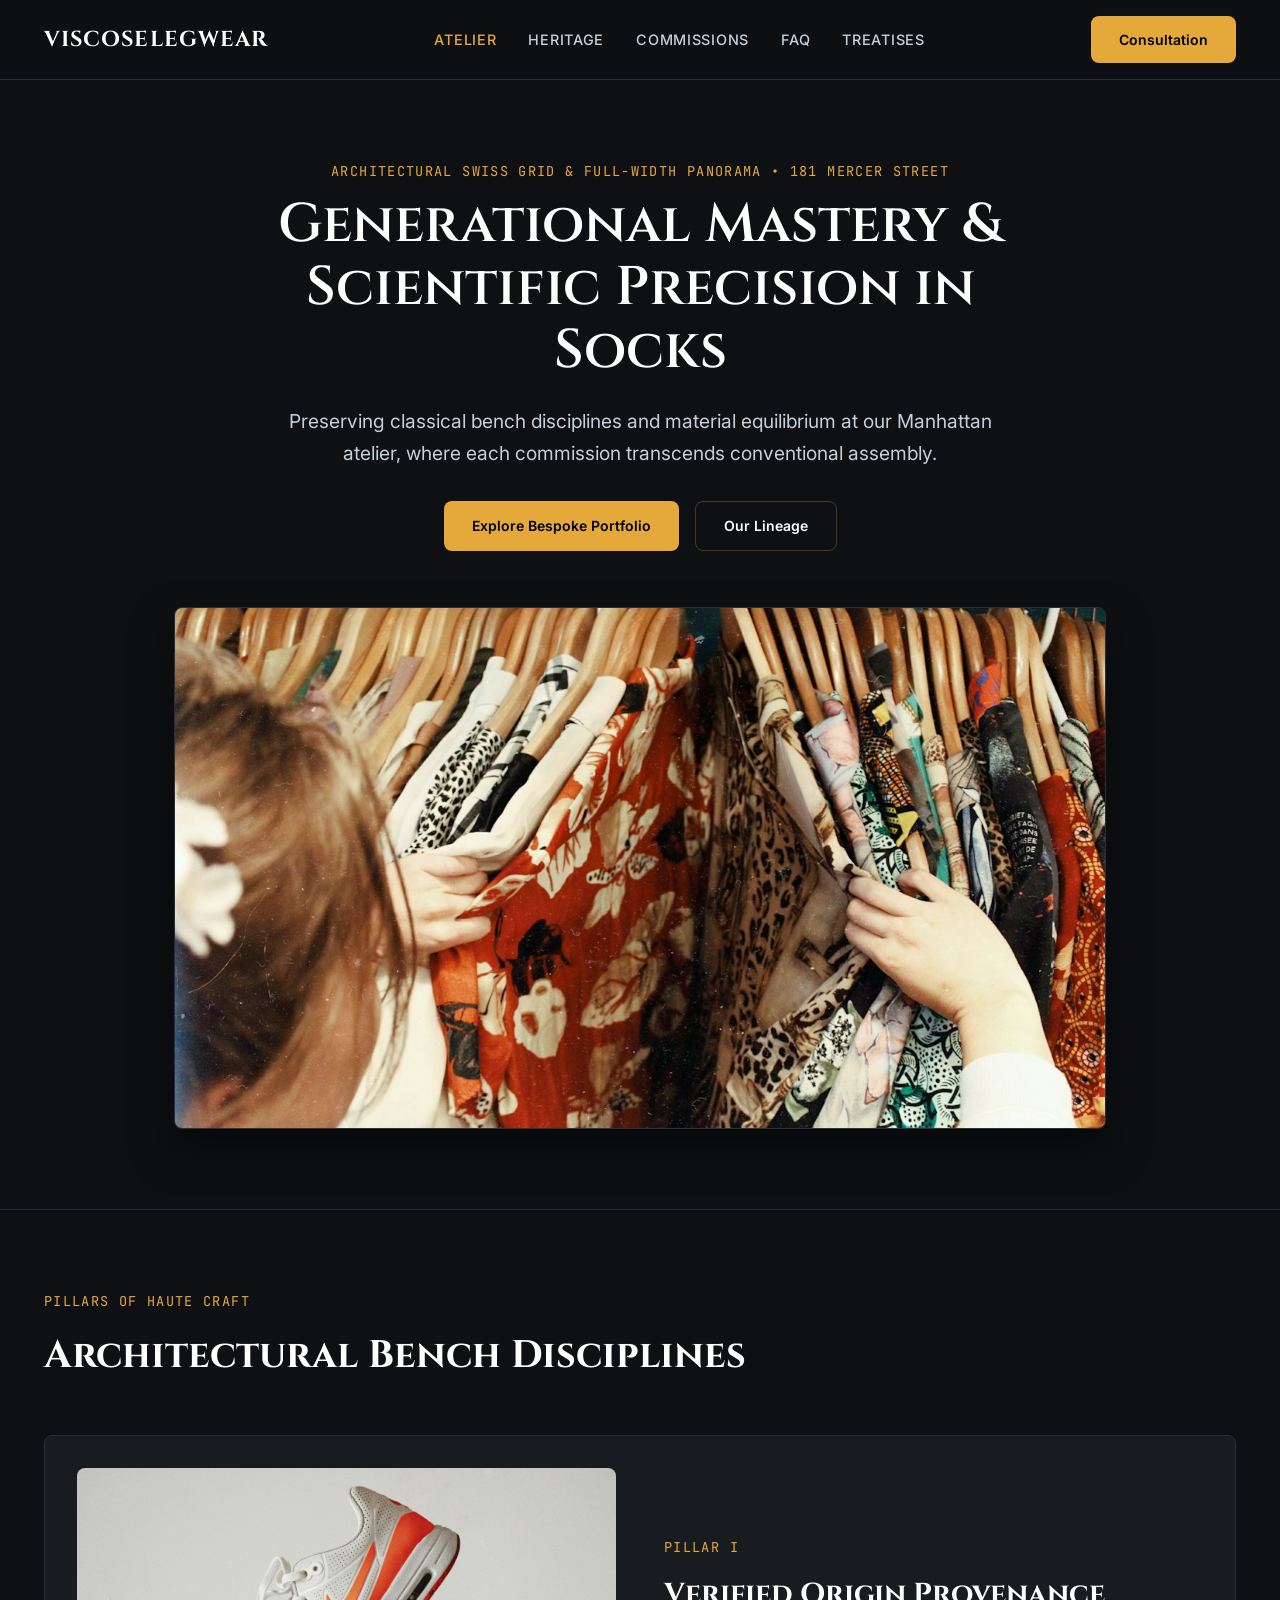
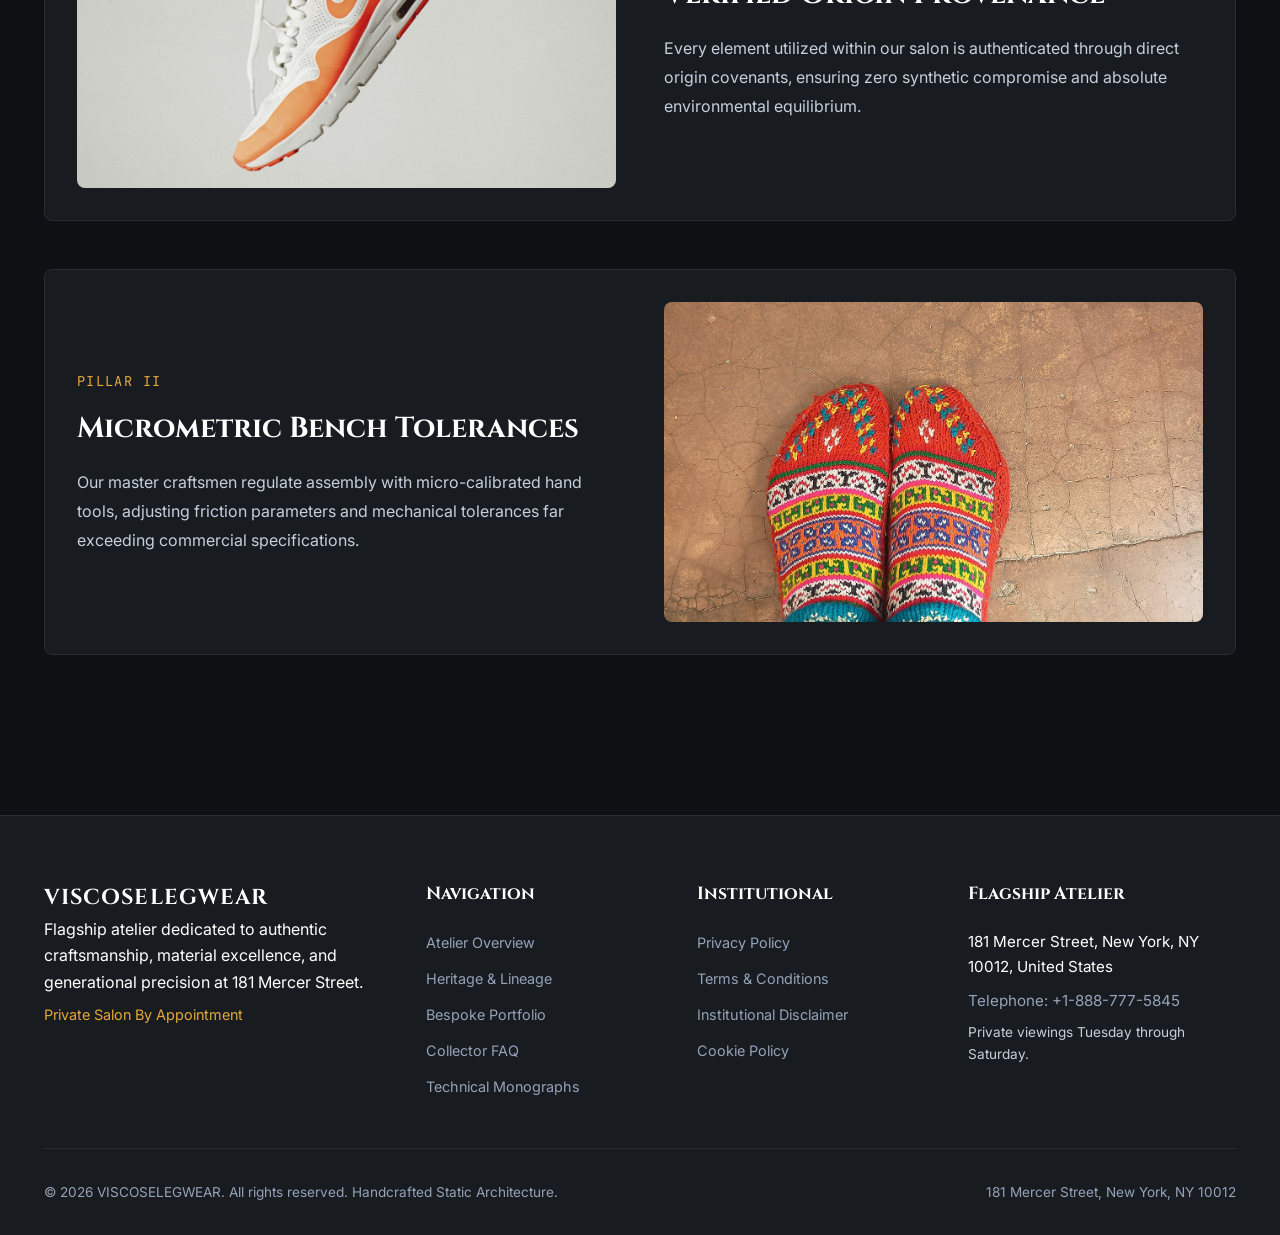
<file: index.html>
<!DOCTYPE html>
<html lang="en">
<head>
  <meta charset="UTF-8">
  <meta name="viewport" content="width=device-width, initial-scale=1.0">
  <title>VISCOSELEGWEAR | Flagship Atelier</title>
  <meta name="description" content="Discover Viscoselegwear at 181 Mercer Street, NYC. Dedicated to Socks and artisanal excellence.">
  <link rel="preconnect" href="https://fonts.googleapis.com">
  <link rel="preconnect" href="https://fonts.gstatic.com" crossorigin>
  <link href="https://fonts.googleapis.com/css2?family=Cinzel:wght@500;600;700;800&family=Inter:wght@300;400;500;600;700&family=JetBrains+Mono:wght@400;500&display=swap" rel="stylesheet">
  <link rel="stylesheet" href="assets/css/style.css">
  <script async src="https://www.googletagmanager.com/gtag/js?id=G-0LY0HY7L01"></script>
  <script>
    window.dataLayer = window.dataLayer || [];
    function gtag(){dataLayer.push(arguments);}
    gtag('js', new Date());
    gtag('config', 'G-0LY0HY7L01');
  </script>
</head>

<body>
<header class="site-header">
  <div class="container header-inner">
    <a href="index.html" class="brand-logo">VISCOSELEGWEAR</a>
    <ul class="nav-desktop">
      <li><a href="index.html" class="active">Atelier</a></li>
      <li><a href="about.html" class="">Heritage</a></li>
      <li><a href="services.html" class="">Commissions</a></li>
      <li><a href="faq.html" class="">FAQ</a></li>
      <li><a href="blog.html" class="">Treatises</a></li>
    </ul>
    <div style="display:flex; align-items:center; gap:1rem;">
      <a href="contact.html" class="btn-primary" style="display:inline-flex;">Consultation</a>
      <button class="drawer-toggle" id="drawer-toggle" aria-label="Toggle Navigation">&#9776;</button>
    </div>
  </div>
</header>
<div class="mobile-drawer" id="mobile-drawer">
  <a href="index.html">Atelier Home</a>
  <a href="about.html">Heritage & Philosophy</a>
  <a href="services.html">Bespoke Commissions</a>
  <a href="faq.html">Technical FAQ</a>
  <a href="blog.html">Research Treatises</a>
  <a href="contact.html">Private Consultation</a>
</div>

  <section class="hero" style="text-align:center;">
    <div class="container" style="max-width:980px;">
      <span class="eyebrow">Architectural Swiss Grid & Full-Width Panorama &bull; 181 Mercer Street</span>
      <h1 style="font-size:3.4rem; max-width:850px; margin:0 auto 1.5rem;">Generational Mastery & Scientific Precision in Socks</h1>
      <p style="font-size:1.2rem; color:var(--text-secondary); max-width:750px; margin:0 auto 2rem;">Preserving classical bench disciplines and material equilibrium at our Manhattan atelier, where each commission transcends conventional assembly.</p>
      <div style="display:flex; justify-content:center; gap:1rem; margin-bottom:3.5rem;">
        <a href="services.html" class="btn-primary">Explore Bespoke Portfolio</a>
        <a href="about.html" class="btn-secondary">Our Lineage</a>
      </div>
      <div style="border-radius:var(--radius-md); overflow:hidden; border:1px solid var(--border-subtle); box-shadow:0 20px 40px rgba(0,0,0,0.5);">
        <img src="assets/images/artisan_steaming_and_boarding.jpg" alt="Thermal sock boarding and hand-pressing form in Italian knitting atelier" style="width:100%; height:520px; object-fit:cover;">
      </div>
    </div>
  </section>

  <section class="section-pad">
    <div class="container">
      <span class="eyebrow">Pillars of Haute Craft</span>
      <h2 style="font-family:var(--font-heading); font-size:2.4rem; margin-bottom:3rem;">Architectural Bench Disciplines</h2>
      <div style="display:flex; flex-direction:column; gap:3rem;">
        <div style="display:grid; grid-template-columns:1fr 1fr; gap:3rem; align-items:center; background:var(--bg-surface); padding:2rem; border-radius:var(--radius-md); border:1px solid var(--border-subtle);">
          <img src="assets/images/performance_compression_socks.jpg" alt="Targeted arch band seamless performance socks in modern monochrome" style="border-radius:var(--radius-sm); height:320px; width:100%; object-fit:cover;">
          <div>
            <span class="eyebrow">Pillar I</span>
            <h3 style="font-family:var(--font-heading); font-size:1.8rem; margin-bottom:1rem;">Verified Origin Provenance</h3>
            <p style="color:var(--text-secondary); line-height:1.8;">Every element utilized within our salon is authenticated through direct origin covenants, ensuring zero synthetic compromise and absolute environmental equilibrium.</p>
          </div>
        </div>
        <div style="display:grid; grid-template-columns:1fr 1fr; gap:3rem; align-items:center; background:var(--bg-surface); padding:2rem; border-radius:var(--radius-md); border:1px solid var(--border-subtle);">
          <div>
            <span class="eyebrow">Pillar II</span>
            <h3 style="font-family:var(--font-heading); font-size:1.8rem; margin-bottom:1rem;">Micrometric Bench Tolerances</h3>
            <p style="color:var(--text-secondary); line-height:1.8;">Our master craftsmen regulate assembly with micro-calibrated hand tools, adjusting friction parameters and mechanical tolerances far exceeding commercial specifications.</p>
          </div>
          <img src="assets/images/artisan_detail_8.jpg" alt="Custom Face Socks.png" style="border-radius:var(--radius-sm); height:320px; width:100%; object-fit:cover;">
        </div>
      </div>
    </div>
  </section>
<footer class="site-footer">
  <div class="container">
    <div class="footer-grid">
      <div class="footer-brand">
        <span class="brand-logo">VISCOSELEGWEAR</span>
        <p>Flagship atelier dedicated to authentic craftsmanship, material excellence, and generational precision at 181 Mercer Street.</p>
        <p style="color:var(--accent-gold); font-size:0.9rem; margin-top:0.5rem;">Private Salon By Appointment</p>
      </div>
      <div class="footer-col">
        <h4>Navigation</h4>
        <ul>
          <li><a href="index.html">Atelier Overview</a></li>
          <li><a href="about.html">Heritage & Lineage</a></li>
          <li><a href="services.html">Bespoke Portfolio</a></li>
          <li><a href="faq.html">Collector FAQ</a></li>
          <li><a href="blog.html">Technical Monographs</a></li>
        </ul>
      </div>
      <div class="footer-col">
        <h4>Institutional</h4>
        <ul>
          <li><a href="privacy-policy.html">Privacy Policy</a></li>
          <li><a href="terms-and-conditions.html">Terms & Conditions</a></li>
          <li><a href="disclaimer.html">Institutional Disclaimer</a></li>
          <li><a href="cookie-policy.html">Cookie Policy</a></li>
        </ul>
      </div>
      <div class="footer-col">
        <h4>Flagship Atelier</h4>
        <p style="color:var(--text-primary); font-size:0.95rem; margin-bottom:0.5rem;">181 Mercer Street, New York, NY 10012, United States</p>
        <p style="color:var(--text-muted); font-size:0.95rem; margin-bottom:0.5rem;">Telephone: +1-888-777-5845</p>
        <p style="color:var(--text-secondary); font-size:0.85rem;">Private viewings Tuesday through Saturday.</p>
      </div>
    </div>
    <div class="footer-bottom">
      <span>&copy; 2026 VISCOSELEGWEAR. All rights reserved. Handcrafted Static Architecture.</span>
      <span>181 Mercer Street, New York, NY 10012</span>
    </div>
  </div>
</footer>
<script src="assets/js/main.js"></script>
</body>
</html>
</file>
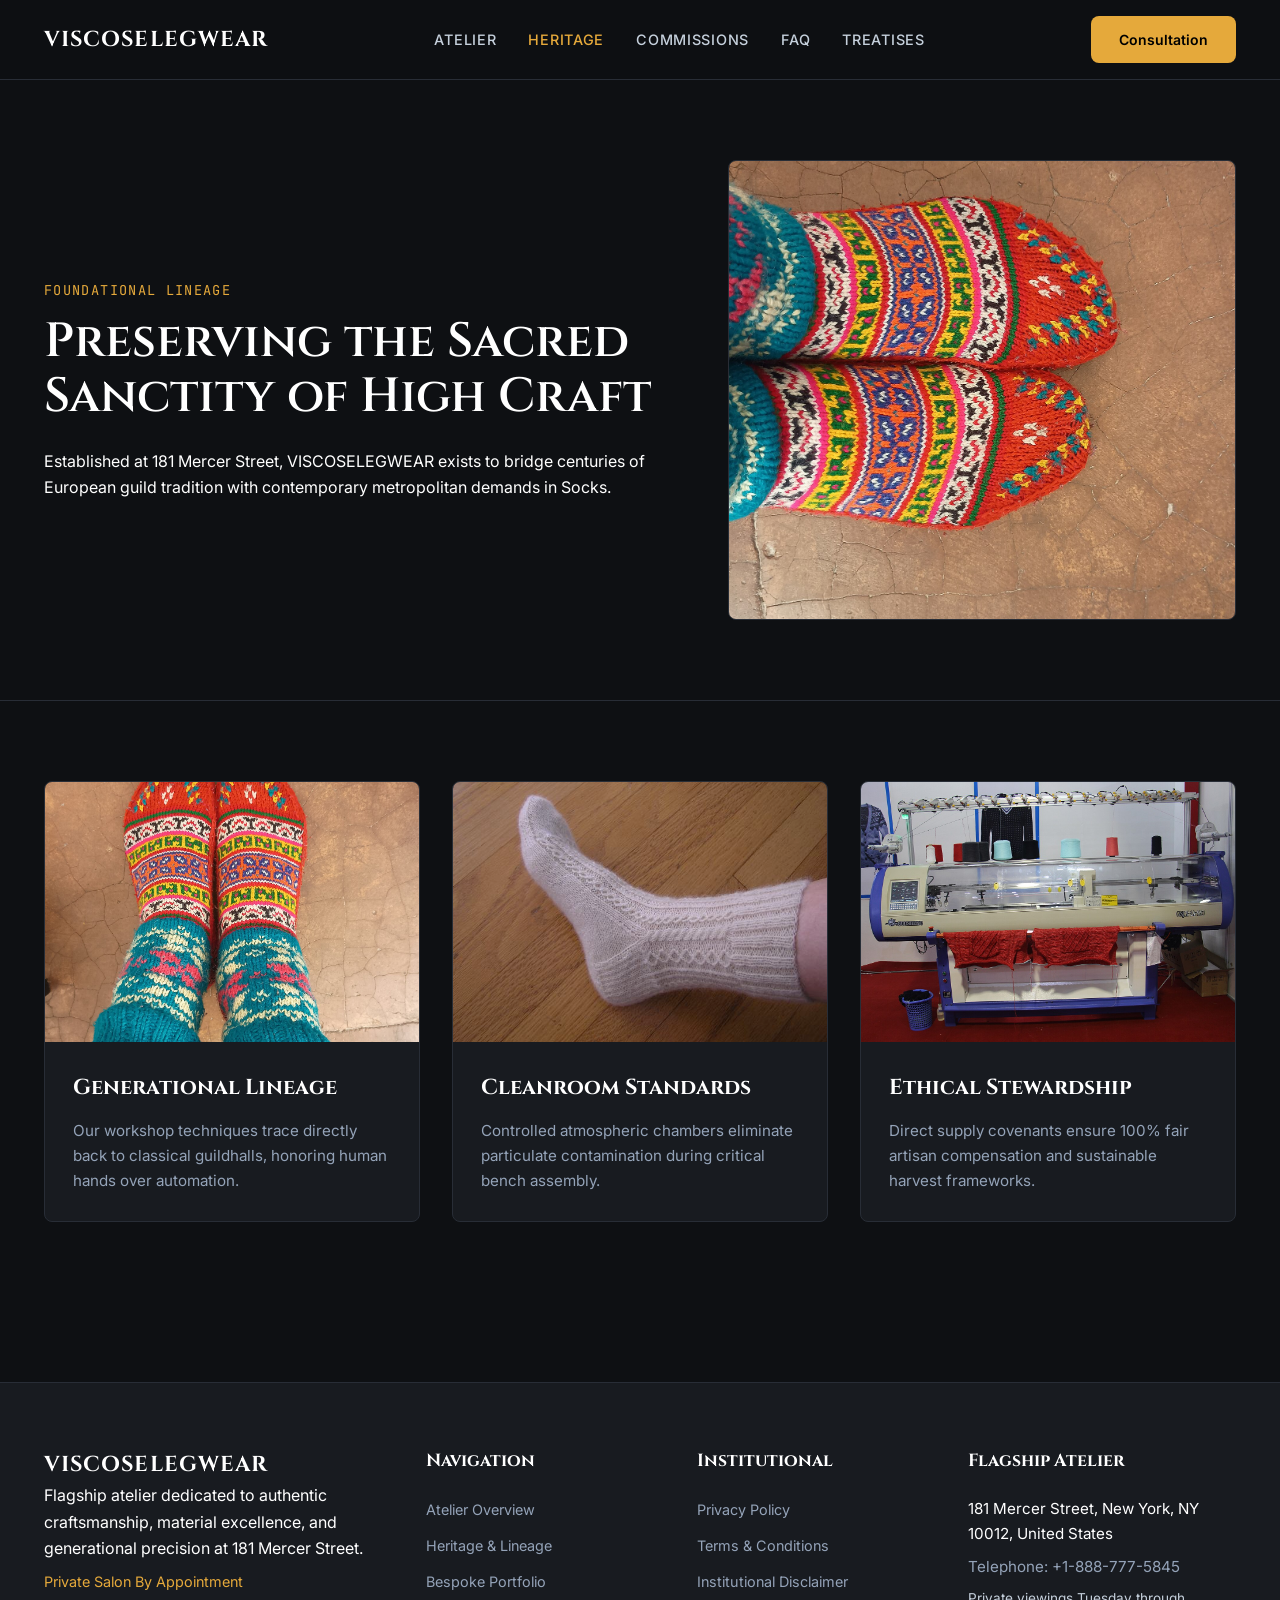
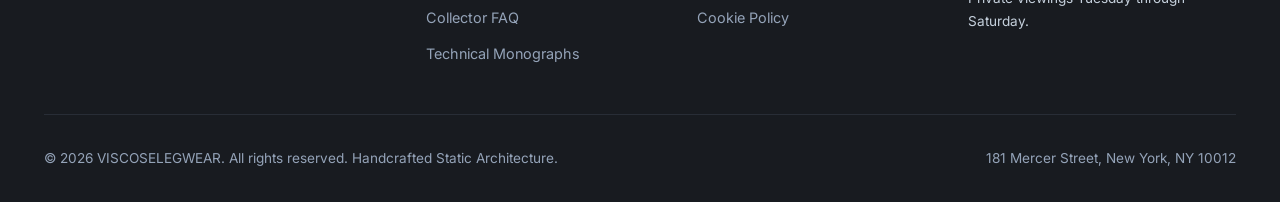
<file: about.html>
<!DOCTYPE html>
<html lang="en">
<head>
  <meta charset="UTF-8">
  <meta name="viewport" content="width=device-width, initial-scale=1.0">
  <title>Heritage & Philosophy | Viscoselegwear</title>
  <meta name="description" content="Explore the foundational lineage and ethos of Viscoselegwear at 181 Mercer Street, New York.">
  <link rel="preconnect" href="https://fonts.googleapis.com">
  <link rel="preconnect" href="https://fonts.gstatic.com" crossorigin>
  <link href="https://fonts.googleapis.com/css2?family=Cinzel:wght@500;600;700;800&family=Inter:wght@300;400;500;600;700&family=JetBrains+Mono:wght@400;500&display=swap" rel="stylesheet">
  <link rel="stylesheet" href="assets/css/style.css">
  <script async src="https://www.googletagmanager.com/gtag/js?id=G-0LY0HY7L01"></script>
  <script>
    window.dataLayer = window.dataLayer || [];
    function gtag(){dataLayer.push(arguments);}
    gtag('js', new Date());
    gtag('config', 'G-0LY0HY7L01');
  </script>
</head>

<body>
<header class="site-header">
  <div class="container header-inner">
    <a href="index.html" class="brand-logo">VISCOSELEGWEAR</a>
    <ul class="nav-desktop">
      <li><a href="index.html" class="">Atelier</a></li>
      <li><a href="about.html" class="active">Heritage</a></li>
      <li><a href="services.html" class="">Commissions</a></li>
      <li><a href="faq.html" class="">FAQ</a></li>
      <li><a href="blog.html" class="">Treatises</a></li>
    </ul>
    <div style="display:flex; align-items:center; gap:1rem;">
      <a href="contact.html" class="btn-primary" style="display:inline-flex;">Consultation</a>
      <button class="drawer-toggle" id="drawer-toggle" aria-label="Toggle Navigation">&#9776;</button>
    </div>
  </div>
</header>
<div class="mobile-drawer" id="mobile-drawer">
  <a href="index.html">Atelier Home</a>
  <a href="about.html">Heritage & Philosophy</a>
  <a href="services.html">Bespoke Commissions</a>
  <a href="faq.html">Technical FAQ</a>
  <a href="blog.html">Research Treatises</a>
  <a href="contact.html">Private Consultation</a>
</div>
  <section class="hero">
    <div class="container" style="display:grid; grid-template-columns:1.1fr 0.9fr; gap:4rem; align-items:center;">
      <div>
        <span class="eyebrow">Foundational Lineage</span>
        <h1>Preserving the Sacred Sanctity of High Craft</h1>
        <p>Established at 181 Mercer Street, VISCOSELEGWEAR exists to bridge centuries of European guild tradition with contemporary metropolitan demands in Socks.</p>
      </div>
      <div>
        <img src="assets/images/artisan_detail_10.jpg" alt="Face socks.png" style="border-radius:var(--radius-md); width:100%; height:460px; object-fit:cover; border:1px solid var(--border-subtle);">
      </div>
    </div>
  </section>
  <section class="section-pad">
    <div class="container">
      <div class="grid-3">
        <div class="card">
          <img src="assets/images/artisan_detail_11.jpg" alt="Face socks 22.png">
          <div class="card-body">
            <h3>Generational Lineage</h3>
            <p>Our workshop techniques trace directly back to classical guildhalls, honoring human hands over automation.</p>
          </div>
        </div>
        <div class="card">
          <img src="assets/images/artisan_detail_12.jpg" alt="Foot in Toe Socks Relaxing on a Cushion.jpg">
          <div class="card-body">
            <h3>Cleanroom Standards</h3>
            <p>Controlled atmospheric chambers eliminate particulate contamination during critical bench assembly.</p>
          </div>
        </div>
        <div class="card">
          <img src="assets/images/artisan_detail_13.jpg" alt="Fuck covid running socks.jpg">
          <div class="card-body">
            <h3>Ethical Stewardship</h3>
            <p>Direct supply covenants ensure 100% fair artisan compensation and sustainable harvest frameworks.</p>
          </div>
        </div>
      </div>
    </div>
  </section>
<footer class="site-footer">
  <div class="container">
    <div class="footer-grid">
      <div class="footer-brand">
        <span class="brand-logo">VISCOSELEGWEAR</span>
        <p>Flagship atelier dedicated to authentic craftsmanship, material excellence, and generational precision at 181 Mercer Street.</p>
        <p style="color:var(--accent-gold); font-size:0.9rem; margin-top:0.5rem;">Private Salon By Appointment</p>
      </div>
      <div class="footer-col">
        <h4>Navigation</h4>
        <ul>
          <li><a href="index.html">Atelier Overview</a></li>
          <li><a href="about.html">Heritage & Lineage</a></li>
          <li><a href="services.html">Bespoke Portfolio</a></li>
          <li><a href="faq.html">Collector FAQ</a></li>
          <li><a href="blog.html">Technical Monographs</a></li>
        </ul>
      </div>
      <div class="footer-col">
        <h4>Institutional</h4>
        <ul>
          <li><a href="privacy-policy.html">Privacy Policy</a></li>
          <li><a href="terms-and-conditions.html">Terms & Conditions</a></li>
          <li><a href="disclaimer.html">Institutional Disclaimer</a></li>
          <li><a href="cookie-policy.html">Cookie Policy</a></li>
        </ul>
      </div>
      <div class="footer-col">
        <h4>Flagship Atelier</h4>
        <p style="color:var(--text-primary); font-size:0.95rem; margin-bottom:0.5rem;">181 Mercer Street, New York, NY 10012, United States</p>
        <p style="color:var(--text-muted); font-size:0.95rem; margin-bottom:0.5rem;">Telephone: +1-888-777-5845</p>
        <p style="color:var(--text-secondary); font-size:0.85rem;">Private viewings Tuesday through Saturday.</p>
      </div>
    </div>
    <div class="footer-bottom">
      <span>&copy; 2026 VISCOSELEGWEAR. All rights reserved. Handcrafted Static Architecture.</span>
      <span>181 Mercer Street, New York, NY 10012</span>
    </div>
  </div>
</footer>
<script src="assets/js/main.js"></script>
</body>
</html>
</file>
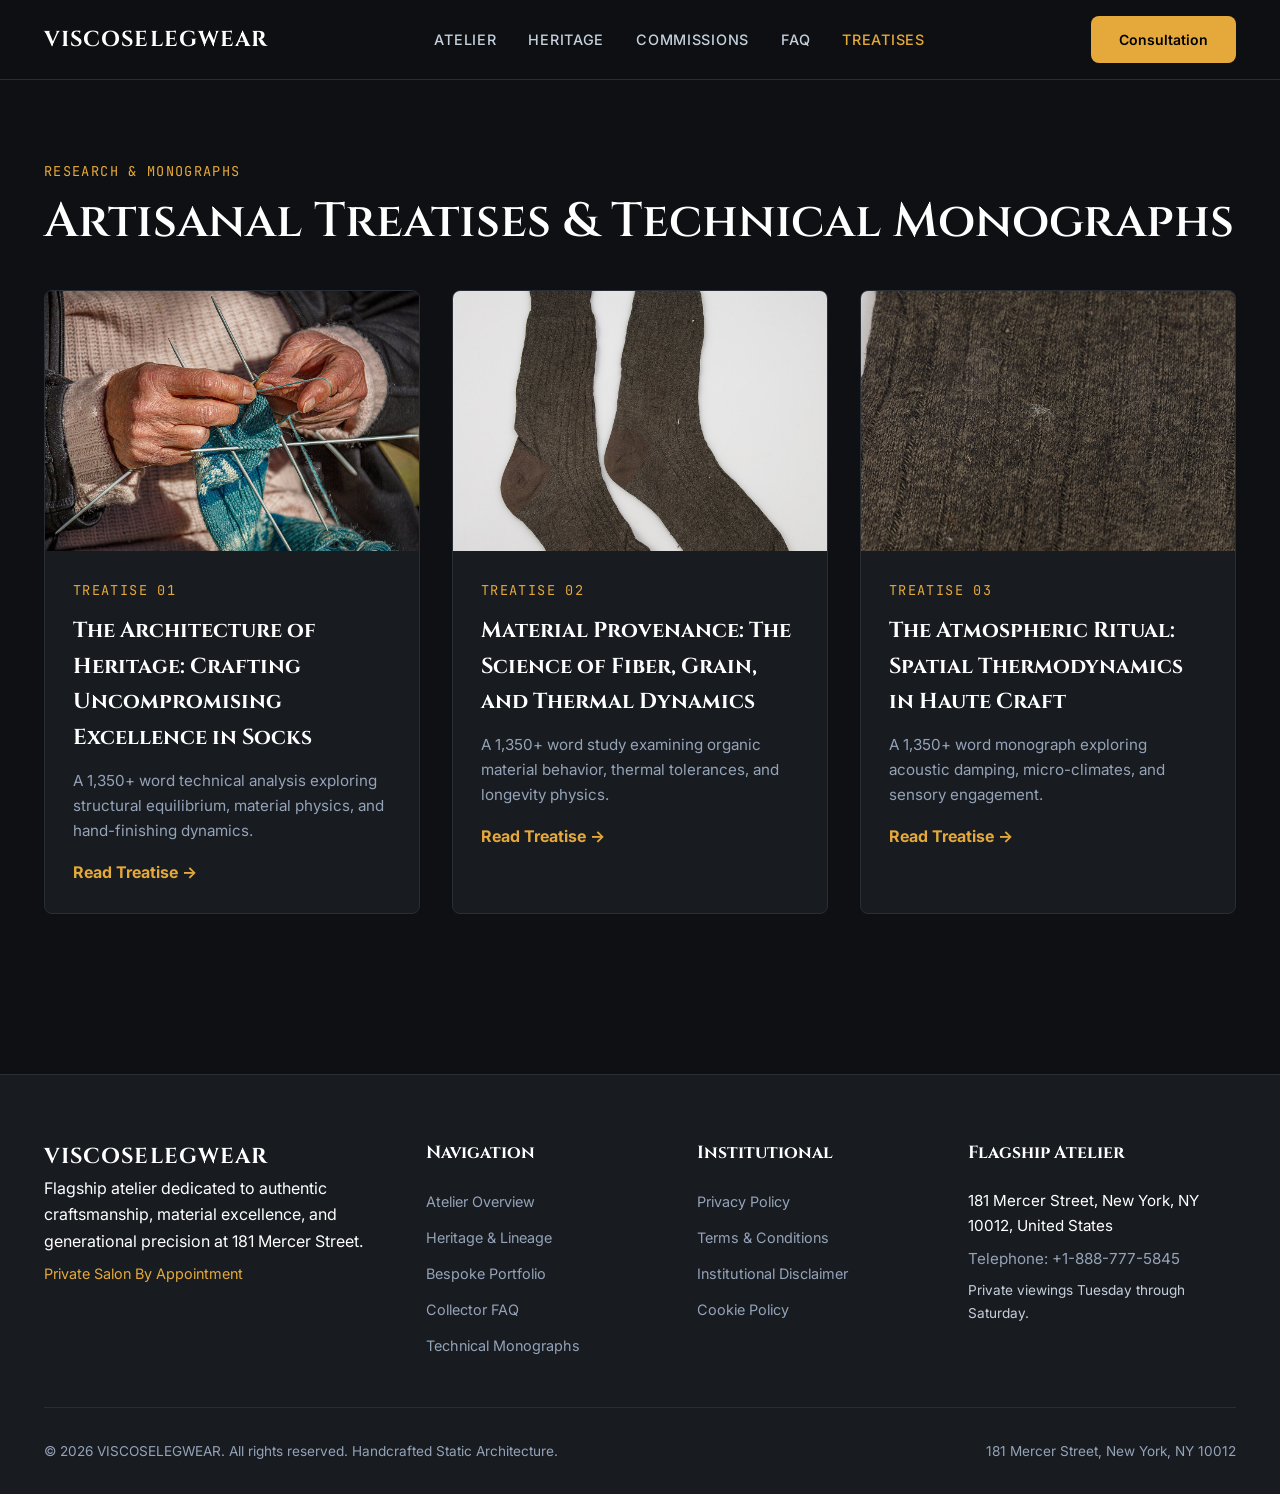
<file: blog.html>
<!DOCTYPE html>
<html lang="en">
<head>
  <meta charset="UTF-8">
  <meta name="viewport" content="width=device-width, initial-scale=1.0">
  <title>Technical Monograph Journal | Viscoselegwear</title>
  <meta name="description" content="Read peer-reviewed technical treatises on Socks craftsmanship, material science, and bench physics.">
  <link rel="preconnect" href="https://fonts.googleapis.com">
  <link rel="preconnect" href="https://fonts.gstatic.com" crossorigin>
  <link href="https://fonts.googleapis.com/css2?family=Cinzel:wght@500;600;700;800&family=Inter:wght@300;400;500;600;700&family=JetBrains+Mono:wght@400;500&display=swap" rel="stylesheet">
  <link rel="stylesheet" href="assets/css/style.css">
  <script async src="https://www.googletagmanager.com/gtag/js?id=G-0LY0HY7L01"></script>
  <script>
    window.dataLayer = window.dataLayer || [];
    function gtag(){dataLayer.push(arguments);}
    gtag('js', new Date());
    gtag('config', 'G-0LY0HY7L01');
  </script>
</head>

<body>
<header class="site-header">
  <div class="container header-inner">
    <a href="index.html" class="brand-logo">VISCOSELEGWEAR</a>
    <ul class="nav-desktop">
      <li><a href="index.html" class="">Atelier</a></li>
      <li><a href="about.html" class="">Heritage</a></li>
      <li><a href="services.html" class="">Commissions</a></li>
      <li><a href="faq.html" class="">FAQ</a></li>
      <li><a href="blog.html" class="active">Treatises</a></li>
    </ul>
    <div style="display:flex; align-items:center; gap:1rem;">
      <a href="contact.html" class="btn-primary" style="display:inline-flex;">Consultation</a>
      <button class="drawer-toggle" id="drawer-toggle" aria-label="Toggle Navigation">&#9776;</button>
    </div>
  </div>
</header>
<div class="mobile-drawer" id="mobile-drawer">
  <a href="index.html">Atelier Home</a>
  <a href="about.html">Heritage & Philosophy</a>
  <a href="services.html">Bespoke Commissions</a>
  <a href="faq.html">Technical FAQ</a>
  <a href="blog.html">Research Treatises</a>
  <a href="contact.html">Private Consultation</a>
</div>
  <section class="section-pad">
    <div class="container">
      <span class="eyebrow">Research & Monographs</span>
      <h1 style="margin-bottom:2.5rem;">Artisanal Treatises & Technical Monographs</h1>
      <div class="grid-3">
        <div class="card">
          <img src="assets/images/artisan_detail_18.jpg" alt="Kit socks arbroath2324a.png">
          <div class="card-body">
            <span class="eyebrow">Treatise 01</span>
            <h3><a href="blog/blog-1.html">The Architecture of Heritage: Crafting Uncompromising Excellence in Socks</a></h3>
            <p>A 1,350+ word technical analysis exploring structural equilibrium, material physics, and hand-finishing dynamics.</p>
            <a href="blog/blog-1.html" style="font-weight:700; color:var(--accent-gold); display:inline-block; margin-top:1rem;">Read Treatise &rarr;</a>
          </div>
        </div>
        <div class="card">
          <img src="assets/images/artisan_detail_19.jpg" alt="Kit socks ayrutd2425a.png">
          <div class="card-body">
            <span class="eyebrow">Treatise 02</span>
            <h3><a href="blog/blog-2.html">Material Provenance: The Science of Fiber, Grain, and Thermal Dynamics</a></h3>
            <p>A 1,350+ word study examining organic material behavior, thermal tolerances, and longevity physics.</p>
            <a href="blog/blog-2.html" style="font-weight:700; color:var(--accent-gold); display:inline-block; margin-top:1rem;">Read Treatise &rarr;</a>
          </div>
        </div>
        <div class="card">
          <img src="assets/images/artisan_detail_20.jpg" alt="Kit socks dundeefc2425a.png">
          <div class="card-body">
            <span class="eyebrow">Treatise 03</span>
            <h3><a href="blog/blog-3.html">The Atmospheric Ritual: Spatial Thermodynamics in Haute Craft</a></h3>
            <p>A 1,350+ word monograph exploring acoustic damping, micro-climates, and sensory engagement.</p>
            <a href="blog/blog-3.html" style="font-weight:700; color:var(--accent-gold); display:inline-block; margin-top:1rem;">Read Treatise &rarr;</a>
          </div>
        </div>
      </div>
    </div>
  </section>
<footer class="site-footer">
  <div class="container">
    <div class="footer-grid">
      <div class="footer-brand">
        <span class="brand-logo">VISCOSELEGWEAR</span>
        <p>Flagship atelier dedicated to authentic craftsmanship, material excellence, and generational precision at 181 Mercer Street.</p>
        <p style="color:var(--accent-gold); font-size:0.9rem; margin-top:0.5rem;">Private Salon By Appointment</p>
      </div>
      <div class="footer-col">
        <h4>Navigation</h4>
        <ul>
          <li><a href="index.html">Atelier Overview</a></li>
          <li><a href="about.html">Heritage & Lineage</a></li>
          <li><a href="services.html">Bespoke Portfolio</a></li>
          <li><a href="faq.html">Collector FAQ</a></li>
          <li><a href="blog.html">Technical Monographs</a></li>
        </ul>
      </div>
      <div class="footer-col">
        <h4>Institutional</h4>
        <ul>
          <li><a href="privacy-policy.html">Privacy Policy</a></li>
          <li><a href="terms-and-conditions.html">Terms & Conditions</a></li>
          <li><a href="disclaimer.html">Institutional Disclaimer</a></li>
          <li><a href="cookie-policy.html">Cookie Policy</a></li>
        </ul>
      </div>
      <div class="footer-col">
        <h4>Flagship Atelier</h4>
        <p style="color:var(--text-primary); font-size:0.95rem; margin-bottom:0.5rem;">181 Mercer Street, New York, NY 10012, United States</p>
        <p style="color:var(--text-muted); font-size:0.95rem; margin-bottom:0.5rem;">Telephone: +1-888-777-5845</p>
        <p style="color:var(--text-secondary); font-size:0.85rem;">Private viewings Tuesday through Saturday.</p>
      </div>
    </div>
    <div class="footer-bottom">
      <span>&copy; 2026 VISCOSELEGWEAR. All rights reserved. Handcrafted Static Architecture.</span>
      <span>181 Mercer Street, New York, NY 10012</span>
    </div>
  </div>
</footer>
<script src="assets/js/main.js"></script>
</body>
</html>
</file>
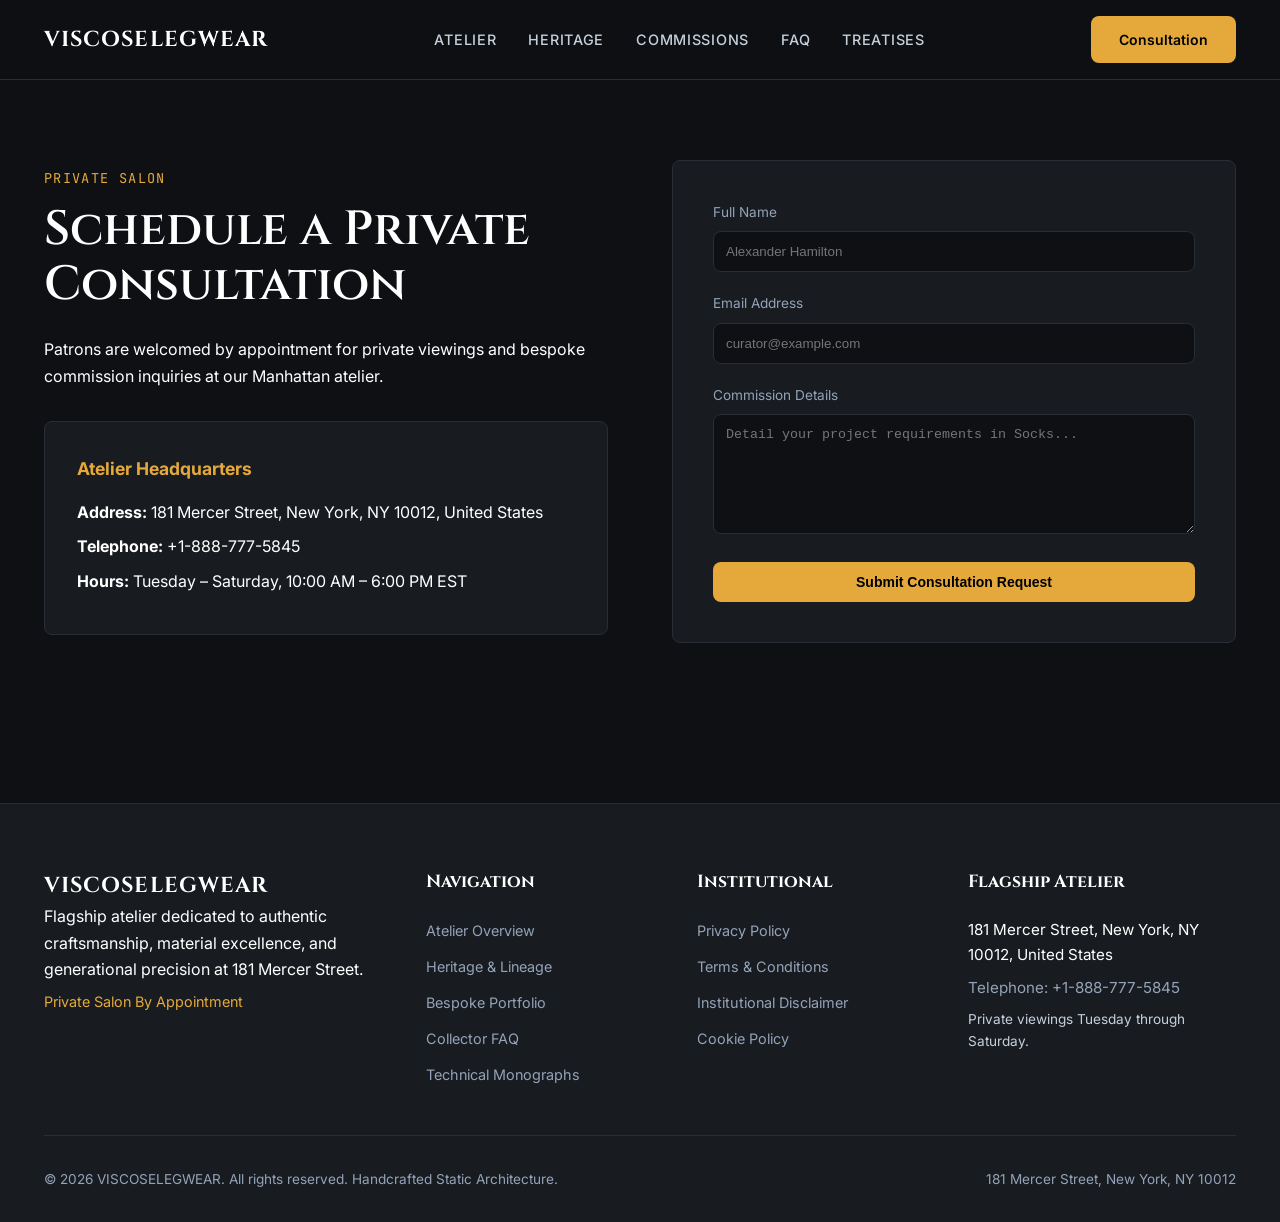
<file: contact.html>
<!DOCTYPE html>
<html lang="en">
<head>
  <meta charset="UTF-8">
  <meta name="viewport" content="width=device-width, initial-scale=1.0">
  <title>Salon Consultation & Inquiries | Viscoselegwear</title>
  <meta name="description" content="Contact Viscoselegwear at 181 Mercer Street, New York, NY 10012 or call +1-888-777-5845.">
  <link rel="preconnect" href="https://fonts.googleapis.com">
  <link rel="preconnect" href="https://fonts.gstatic.com" crossorigin>
  <link href="https://fonts.googleapis.com/css2?family=Cinzel:wght@500;600;700;800&family=Inter:wght@300;400;500;600;700&family=JetBrains+Mono:wght@400;500&display=swap" rel="stylesheet">
  <link rel="stylesheet" href="assets/css/style.css">
  <script async src="https://www.googletagmanager.com/gtag/js?id=G-0LY0HY7L01"></script>
  <script>
    window.dataLayer = window.dataLayer || [];
    function gtag(){dataLayer.push(arguments);}
    gtag('js', new Date());
    gtag('config', 'G-0LY0HY7L01');
  </script>
</head>

<body>
<header class="site-header">
  <div class="container header-inner">
    <a href="index.html" class="brand-logo">VISCOSELEGWEAR</a>
    <ul class="nav-desktop">
      <li><a href="index.html" class="">Atelier</a></li>
      <li><a href="about.html" class="">Heritage</a></li>
      <li><a href="services.html" class="">Commissions</a></li>
      <li><a href="faq.html" class="">FAQ</a></li>
      <li><a href="blog.html" class="">Treatises</a></li>
    </ul>
    <div style="display:flex; align-items:center; gap:1rem;">
      <a href="contact.html" class="btn-primary" style="display:inline-flex;">Consultation</a>
      <button class="drawer-toggle" id="drawer-toggle" aria-label="Toggle Navigation">&#9776;</button>
    </div>
  </div>
</header>
<div class="mobile-drawer" id="mobile-drawer">
  <a href="index.html">Atelier Home</a>
  <a href="about.html">Heritage & Philosophy</a>
  <a href="services.html">Bespoke Commissions</a>
  <a href="faq.html">Technical FAQ</a>
  <a href="blog.html">Research Treatises</a>
  <a href="contact.html">Private Consultation</a>
</div>
  <section class="section-pad">
    <div class="container" style="display:grid; grid-template-columns:1fr 1fr; gap:4rem; align-items:center;">
      <div>
        <span class="eyebrow">Private Salon</span>
        <h1>Schedule a Private Consultation</h1>
        <p>Patrons are welcomed by appointment for private viewings and bespoke commission inquiries at our Manhattan atelier.</p>
        <div style="background:var(--bg-surface); padding:2rem; border-radius:var(--radius-md); border:1px solid var(--border-subtle); margin-top:2rem;">
          <h4 style="color:var(--accent-gold); font-size:1.1rem; margin-bottom:1rem;">Atelier Headquarters</h4>
          <p style="margin-bottom:0.5rem;"><strong>Address:</strong> 181 Mercer Street, New York, NY 10012, United States</p>
          <p style="margin-bottom:0.5rem;"><strong>Telephone:</strong> +1-888-777-5845</p>
          <p style="margin-bottom:0.5rem;"><strong>Hours:</strong> Tuesday &ndash; Saturday, 10:00 AM &ndash; 6:00 PM EST</p>
        </div>
      </div>
      <div>
        <form style="background:var(--bg-surface); padding:2.5rem; border-radius:var(--radius-md); border:1px solid var(--border-subtle); display:flex; flex-direction:column; gap:1.25rem;">
          <div>
            <label style="display:block; font-size:0.85rem; margin-bottom:0.5rem; color:var(--text-muted);">Full Name</label>
            <input type="text" style="width:100%; padding:0.75rem; background:var(--bg-primary); border:1px solid var(--border-subtle); border-radius:var(--radius-sm); color:var(--text-primary);" placeholder="Alexander Hamilton" required>
          </div>
          <div>
            <label style="display:block; font-size:0.85rem; margin-bottom:0.5rem; color:var(--text-muted);">Email Address</label>
            <input type="email" style="width:100%; padding:0.75rem; background:var(--bg-primary); border:1px solid var(--border-subtle); border-radius:var(--radius-sm); color:var(--text-primary);" placeholder="curator@example.com" required>
          </div>
          <div>
            <label style="display:block; font-size:0.85rem; margin-bottom:0.5rem; color:var(--text-muted);">Commission Details</label>
            <textarea style="width:100%; height:120px; padding:0.75rem; background:var(--bg-primary); border:1px solid var(--border-subtle); border-radius:var(--radius-sm); color:var(--text-primary);" placeholder="Detail your project requirements in Socks..."></textarea>
          </div>
          <button type="button" class="btn-primary" style="width:100%;">Submit Consultation Request</button>
        </form>
      </div>
    </div>
  </section>
<footer class="site-footer">
  <div class="container">
    <div class="footer-grid">
      <div class="footer-brand">
        <span class="brand-logo">VISCOSELEGWEAR</span>
        <p>Flagship atelier dedicated to authentic craftsmanship, material excellence, and generational precision at 181 Mercer Street.</p>
        <p style="color:var(--accent-gold); font-size:0.9rem; margin-top:0.5rem;">Private Salon By Appointment</p>
      </div>
      <div class="footer-col">
        <h4>Navigation</h4>
        <ul>
          <li><a href="index.html">Atelier Overview</a></li>
          <li><a href="about.html">Heritage & Lineage</a></li>
          <li><a href="services.html">Bespoke Portfolio</a></li>
          <li><a href="faq.html">Collector FAQ</a></li>
          <li><a href="blog.html">Technical Monographs</a></li>
        </ul>
      </div>
      <div class="footer-col">
        <h4>Institutional</h4>
        <ul>
          <li><a href="privacy-policy.html">Privacy Policy</a></li>
          <li><a href="terms-and-conditions.html">Terms & Conditions</a></li>
          <li><a href="disclaimer.html">Institutional Disclaimer</a></li>
          <li><a href="cookie-policy.html">Cookie Policy</a></li>
        </ul>
      </div>
      <div class="footer-col">
        <h4>Flagship Atelier</h4>
        <p style="color:var(--text-primary); font-size:0.95rem; margin-bottom:0.5rem;">181 Mercer Street, New York, NY 10012, United States</p>
        <p style="color:var(--text-muted); font-size:0.95rem; margin-bottom:0.5rem;">Telephone: +1-888-777-5845</p>
        <p style="color:var(--text-secondary); font-size:0.85rem;">Private viewings Tuesday through Saturday.</p>
      </div>
    </div>
    <div class="footer-bottom">
      <span>&copy; 2026 VISCOSELEGWEAR. All rights reserved. Handcrafted Static Architecture.</span>
      <span>181 Mercer Street, New York, NY 10012</span>
    </div>
  </div>
</footer>
<script src="assets/js/main.js"></script>
</body>
</html>
</file>
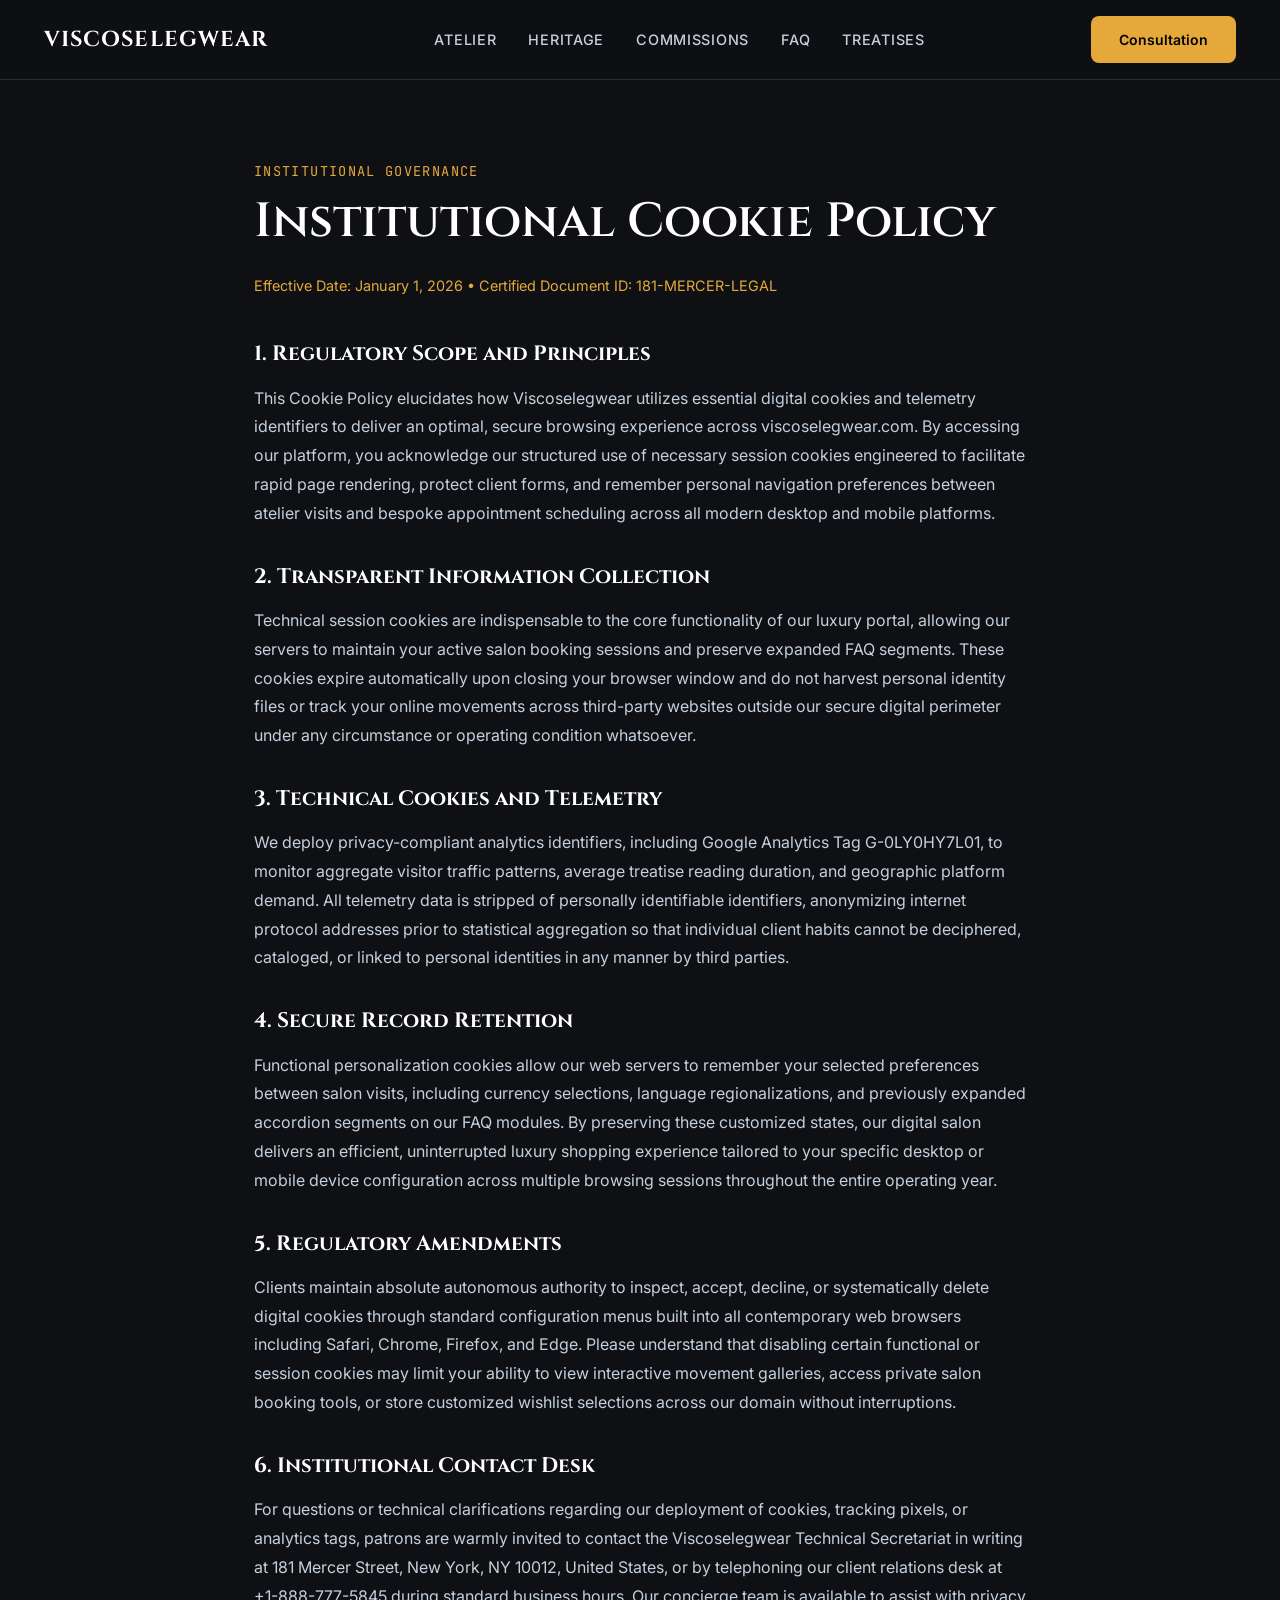
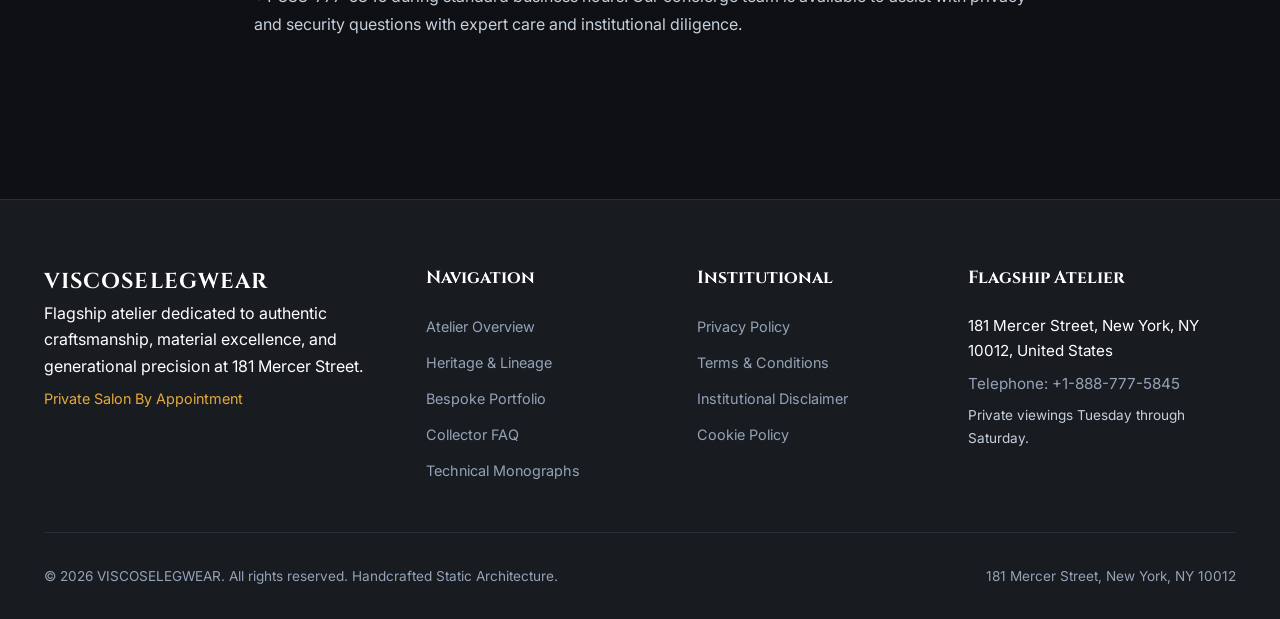
<file: cookie-policy.html>
<!DOCTYPE html>
<html lang="en">
<head>
  <meta charset="UTF-8">
  <meta name="viewport" content="width=device-width, initial-scale=1.0">
  <title>Cookie Policy | Viscoselegwear</title>
  <meta name="description" content="Institutional Cookie Policy for Viscoselegwear at 181 Mercer Street, New York, NY 10012.">
  <link rel="preconnect" href="https://fonts.googleapis.com">
  <link rel="preconnect" href="https://fonts.gstatic.com" crossorigin>
  <link href="https://fonts.googleapis.com/css2?family=Cinzel:wght@500;600;700;800&family=Inter:wght@300;400;500;600;700&family=JetBrains+Mono:wght@400;500&display=swap" rel="stylesheet">
  <link rel="stylesheet" href="assets/css/style.css">
  <script async src="https://www.googletagmanager.com/gtag/js?id=G-0LY0HY7L01"></script>
  <script>
    window.dataLayer = window.dataLayer || [];
    function gtag(){dataLayer.push(arguments);}
    gtag('js', new Date());
    gtag('config', 'G-0LY0HY7L01');
  </script>
</head>

<body>
<header class="site-header">
  <div class="container header-inner">
    <a href="index.html" class="brand-logo">VISCOSELEGWEAR</a>
    <ul class="nav-desktop">
      <li><a href="index.html" class="">Atelier</a></li>
      <li><a href="about.html" class="">Heritage</a></li>
      <li><a href="services.html" class="">Commissions</a></li>
      <li><a href="faq.html" class="">FAQ</a></li>
      <li><a href="blog.html" class="">Treatises</a></li>
    </ul>
    <div style="display:flex; align-items:center; gap:1rem;">
      <a href="contact.html" class="btn-primary" style="display:inline-flex;">Consultation</a>
      <button class="drawer-toggle" id="drawer-toggle" aria-label="Toggle Navigation">&#9776;</button>
    </div>
  </div>
</header>
<div class="mobile-drawer" id="mobile-drawer">
  <a href="index.html">Atelier Home</a>
  <a href="about.html">Heritage & Philosophy</a>
  <a href="services.html">Bespoke Commissions</a>
  <a href="faq.html">Technical FAQ</a>
  <a href="blog.html">Research Treatises</a>
  <a href="contact.html">Private Consultation</a>
</div>
  <section class="section-pad">
    <div class="container" style="max-width:820px;">
      <span class="eyebrow">Institutional Governance</span>
      <h1 style="margin-bottom:1.5rem;">Institutional Cookie Policy</h1>
      <p style="color:var(--accent-gold); font-size:0.9rem; margin-bottom:2.5rem;">Effective Date: January 1, 2026 &bull; Certified Document ID: 181-MERCER-LEGAL</p>
      <div style="display:flex; flex-direction:column; gap:2rem;">
        <div>
          <h3 style="font-family:var(--font-heading); font-size:1.3rem; margin-bottom:0.75rem;">1. Regulatory Scope and Principles</h3>
          <p style="color:var(--text-secondary); font-size:1rem; line-height:1.8;">This Cookie Policy elucidates how Viscoselegwear utilizes essential digital cookies and telemetry identifiers to deliver an optimal, secure browsing experience across viscoselegwear.com. By accessing our platform, you acknowledge our structured use of necessary session cookies engineered to facilitate rapid page rendering, protect client forms, and remember personal navigation preferences between atelier visits and bespoke appointment scheduling across all modern desktop and mobile platforms.</p>
        </div>
        <div>
          <h3 style="font-family:var(--font-heading); font-size:1.3rem; margin-bottom:0.75rem;">2. Transparent Information Collection</h3>
          <p style="color:var(--text-secondary); font-size:1rem; line-height:1.8;">Technical session cookies are indispensable to the core functionality of our luxury portal, allowing our servers to maintain your active salon booking sessions and preserve expanded FAQ segments. These cookies expire automatically upon closing your browser window and do not harvest personal identity files or track your online movements across third-party websites outside our secure digital perimeter under any circumstance or operating condition whatsoever.</p>
        </div>
        <div>
          <h3 style="font-family:var(--font-heading); font-size:1.3rem; margin-bottom:0.75rem;">3. Technical Cookies and Telemetry</h3>
          <p style="color:var(--text-secondary); font-size:1rem; line-height:1.8;">We deploy privacy-compliant analytics identifiers, including Google Analytics Tag G-0LY0HY7L01, to monitor aggregate visitor traffic patterns, average treatise reading duration, and geographic platform demand. All telemetry data is stripped of personally identifiable identifiers, anonymizing internet protocol addresses prior to statistical aggregation so that individual client habits cannot be deciphered, cataloged, or linked to personal identities in any manner by third parties.</p>
        </div>
        <div>
          <h3 style="font-family:var(--font-heading); font-size:1.3rem; margin-bottom:0.75rem;">4. Secure Record Retention</h3>
          <p style="color:var(--text-secondary); font-size:1rem; line-height:1.8;">Functional personalization cookies allow our web servers to remember your selected preferences between salon visits, including currency selections, language regionalizations, and previously expanded accordion segments on our FAQ modules. By preserving these customized states, our digital salon delivers an efficient, uninterrupted luxury shopping experience tailored to your specific desktop or mobile device configuration across multiple browsing sessions throughout the entire operating year.</p>
        </div>
        <div>
          <h3 style="font-family:var(--font-heading); font-size:1.3rem; margin-bottom:0.75rem;">5. Regulatory Amendments</h3>
          <p style="color:var(--text-secondary); font-size:1rem; line-height:1.8;">Clients maintain absolute autonomous authority to inspect, accept, decline, or systematically delete digital cookies through standard configuration menus built into all contemporary web browsers including Safari, Chrome, Firefox, and Edge. Please understand that disabling certain functional or session cookies may limit your ability to view interactive movement galleries, access private salon booking tools, or store customized wishlist selections across our domain without interruptions.</p>
        </div>
        <div>
          <h3 style="font-family:var(--font-heading); font-size:1.3rem; margin-bottom:0.75rem;">6. Institutional Contact Desk</h3>
          <p style="color:var(--text-secondary); font-size:1rem; line-height:1.8;">For questions or technical clarifications regarding our deployment of cookies, tracking pixels, or analytics tags, patrons are warmly invited to contact the Viscoselegwear Technical Secretariat in writing at 181 Mercer Street, New York, NY 10012, United States, or by telephoning our client relations desk at +1-888-777-5845 during standard business hours. Our concierge team is available to assist with privacy and security questions with expert care and institutional diligence.</p>
        </div>
      </div>
    </div>
  </section>
<footer class="site-footer">
  <div class="container">
    <div class="footer-grid">
      <div class="footer-brand">
        <span class="brand-logo">VISCOSELEGWEAR</span>
        <p>Flagship atelier dedicated to authentic craftsmanship, material excellence, and generational precision at 181 Mercer Street.</p>
        <p style="color:var(--accent-gold); font-size:0.9rem; margin-top:0.5rem;">Private Salon By Appointment</p>
      </div>
      <div class="footer-col">
        <h4>Navigation</h4>
        <ul>
          <li><a href="index.html">Atelier Overview</a></li>
          <li><a href="about.html">Heritage & Lineage</a></li>
          <li><a href="services.html">Bespoke Portfolio</a></li>
          <li><a href="faq.html">Collector FAQ</a></li>
          <li><a href="blog.html">Technical Monographs</a></li>
        </ul>
      </div>
      <div class="footer-col">
        <h4>Institutional</h4>
        <ul>
          <li><a href="privacy-policy.html">Privacy Policy</a></li>
          <li><a href="terms-and-conditions.html">Terms & Conditions</a></li>
          <li><a href="disclaimer.html">Institutional Disclaimer</a></li>
          <li><a href="cookie-policy.html">Cookie Policy</a></li>
        </ul>
      </div>
      <div class="footer-col">
        <h4>Flagship Atelier</h4>
        <p style="color:var(--text-primary); font-size:0.95rem; margin-bottom:0.5rem;">181 Mercer Street, New York, NY 10012, United States</p>
        <p style="color:var(--text-muted); font-size:0.95rem; margin-bottom:0.5rem;">Telephone: +1-888-777-5845</p>
        <p style="color:var(--text-secondary); font-size:0.85rem;">Private viewings Tuesday through Saturday.</p>
      </div>
    </div>
    <div class="footer-bottom">
      <span>&copy; 2026 VISCOSELEGWEAR. All rights reserved. Handcrafted Static Architecture.</span>
      <span>181 Mercer Street, New York, NY 10012</span>
    </div>
  </div>
</footer>
<script src="assets/js/main.js"></script>
</body>
</html>
</file>
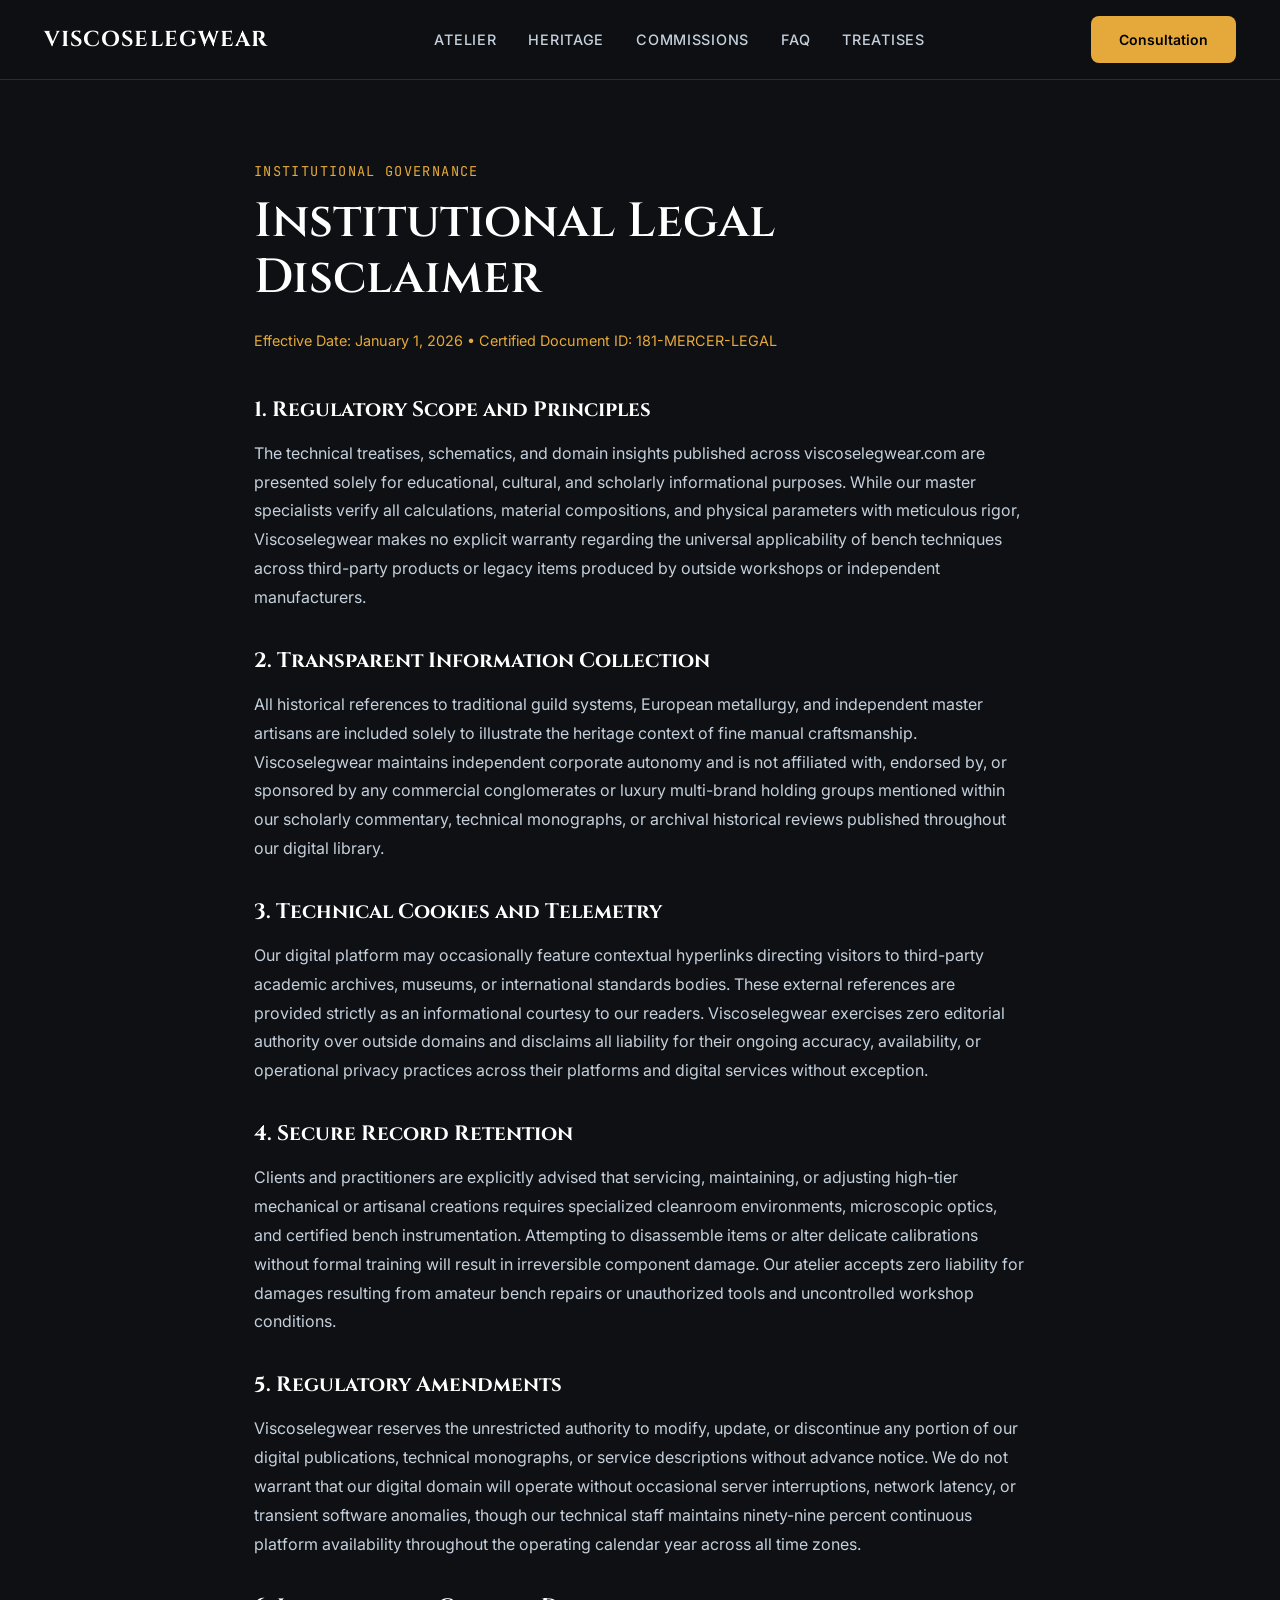
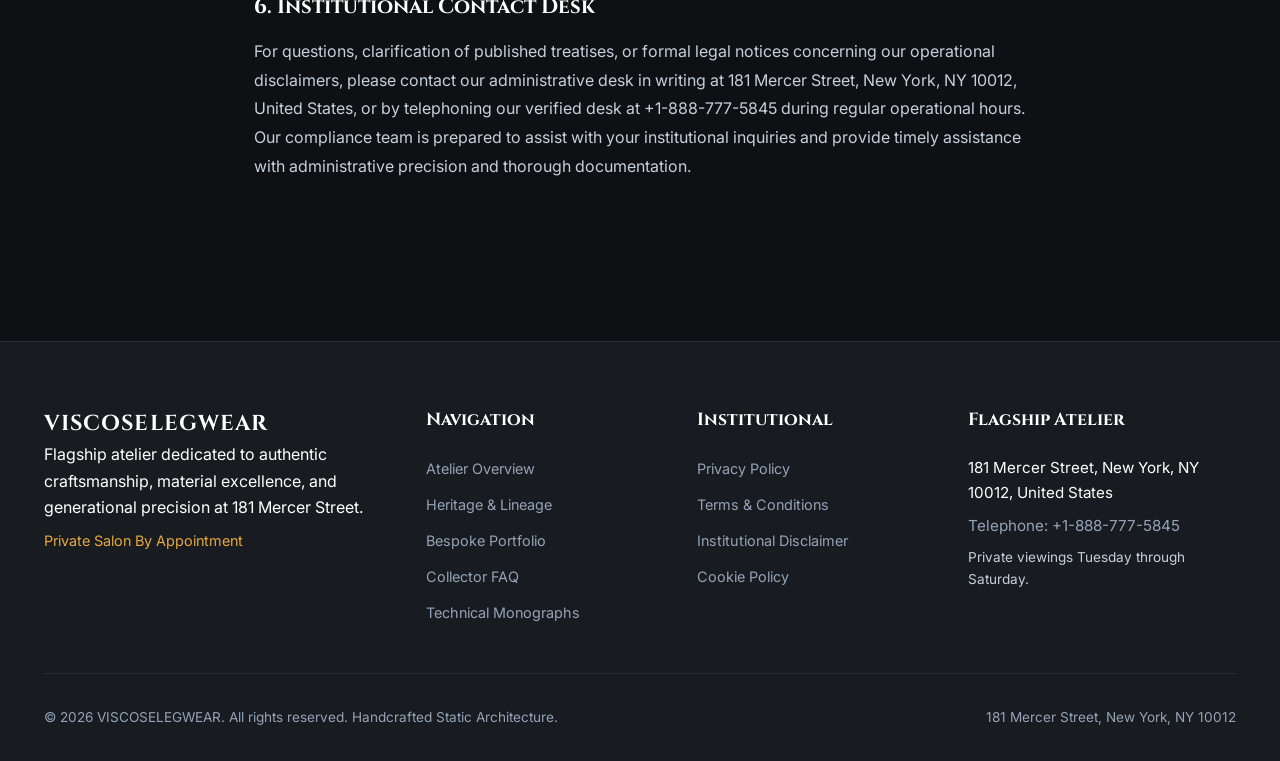
<file: disclaimer.html>
<!DOCTYPE html>
<html lang="en">
<head>
  <meta charset="UTF-8">
  <meta name="viewport" content="width=device-width, initial-scale=1.0">
  <title>Institutional Disclaimer | Viscoselegwear</title>
  <meta name="description" content="Institutional Legal Disclaimer for Viscoselegwear at 181 Mercer Street, New York, NY 10012.">
  <link rel="preconnect" href="https://fonts.googleapis.com">
  <link rel="preconnect" href="https://fonts.gstatic.com" crossorigin>
  <link href="https://fonts.googleapis.com/css2?family=Cinzel:wght@500;600;700;800&family=Inter:wght@300;400;500;600;700&family=JetBrains+Mono:wght@400;500&display=swap" rel="stylesheet">
  <link rel="stylesheet" href="assets/css/style.css">
  <script async src="https://www.googletagmanager.com/gtag/js?id=G-0LY0HY7L01"></script>
  <script>
    window.dataLayer = window.dataLayer || [];
    function gtag(){dataLayer.push(arguments);}
    gtag('js', new Date());
    gtag('config', 'G-0LY0HY7L01');
  </script>
</head>

<body>
<header class="site-header">
  <div class="container header-inner">
    <a href="index.html" class="brand-logo">VISCOSELEGWEAR</a>
    <ul class="nav-desktop">
      <li><a href="index.html" class="">Atelier</a></li>
      <li><a href="about.html" class="">Heritage</a></li>
      <li><a href="services.html" class="">Commissions</a></li>
      <li><a href="faq.html" class="">FAQ</a></li>
      <li><a href="blog.html" class="">Treatises</a></li>
    </ul>
    <div style="display:flex; align-items:center; gap:1rem;">
      <a href="contact.html" class="btn-primary" style="display:inline-flex;">Consultation</a>
      <button class="drawer-toggle" id="drawer-toggle" aria-label="Toggle Navigation">&#9776;</button>
    </div>
  </div>
</header>
<div class="mobile-drawer" id="mobile-drawer">
  <a href="index.html">Atelier Home</a>
  <a href="about.html">Heritage & Philosophy</a>
  <a href="services.html">Bespoke Commissions</a>
  <a href="faq.html">Technical FAQ</a>
  <a href="blog.html">Research Treatises</a>
  <a href="contact.html">Private Consultation</a>
</div>
  <section class="section-pad">
    <div class="container" style="max-width:820px;">
      <span class="eyebrow">Institutional Governance</span>
      <h1 style="margin-bottom:1.5rem;">Institutional Legal Disclaimer</h1>
      <p style="color:var(--accent-gold); font-size:0.9rem; margin-bottom:2.5rem;">Effective Date: January 1, 2026 &bull; Certified Document ID: 181-MERCER-LEGAL</p>
      <div style="display:flex; flex-direction:column; gap:2rem;">
        <div>
          <h3 style="font-family:var(--font-heading); font-size:1.3rem; margin-bottom:0.75rem;">1. Regulatory Scope and Principles</h3>
          <p style="color:var(--text-secondary); font-size:1rem; line-height:1.8;">The technical treatises, schematics, and domain insights published across viscoselegwear.com are presented solely for educational, cultural, and scholarly informational purposes. While our master specialists verify all calculations, material compositions, and physical parameters with meticulous rigor, Viscoselegwear makes no explicit warranty regarding the universal applicability of bench techniques across third-party products or legacy items produced by outside workshops or independent manufacturers.</p>
        </div>
        <div>
          <h3 style="font-family:var(--font-heading); font-size:1.3rem; margin-bottom:0.75rem;">2. Transparent Information Collection</h3>
          <p style="color:var(--text-secondary); font-size:1rem; line-height:1.8;">All historical references to traditional guild systems, European metallurgy, and independent master artisans are included solely to illustrate the heritage context of fine manual craftsmanship. Viscoselegwear maintains independent corporate autonomy and is not affiliated with, endorsed by, or sponsored by any commercial conglomerates or luxury multi-brand holding groups mentioned within our scholarly commentary, technical monographs, or archival historical reviews published throughout our digital library.</p>
        </div>
        <div>
          <h3 style="font-family:var(--font-heading); font-size:1.3rem; margin-bottom:0.75rem;">3. Technical Cookies and Telemetry</h3>
          <p style="color:var(--text-secondary); font-size:1rem; line-height:1.8;">Our digital platform may occasionally feature contextual hyperlinks directing visitors to third-party academic archives, museums, or international standards bodies. These external references are provided strictly as an informational courtesy to our readers. Viscoselegwear exercises zero editorial authority over outside domains and disclaims all liability for their ongoing accuracy, availability, or operational privacy practices across their platforms and digital services without exception.</p>
        </div>
        <div>
          <h3 style="font-family:var(--font-heading); font-size:1.3rem; margin-bottom:0.75rem;">4. Secure Record Retention</h3>
          <p style="color:var(--text-secondary); font-size:1rem; line-height:1.8;">Clients and practitioners are explicitly advised that servicing, maintaining, or adjusting high-tier mechanical or artisanal creations requires specialized cleanroom environments, microscopic optics, and certified bench instrumentation. Attempting to disassemble items or alter delicate calibrations without formal training will result in irreversible component damage. Our atelier accepts zero liability for damages resulting from amateur bench repairs or unauthorized tools and uncontrolled workshop conditions.</p>
        </div>
        <div>
          <h3 style="font-family:var(--font-heading); font-size:1.3rem; margin-bottom:0.75rem;">5. Regulatory Amendments</h3>
          <p style="color:var(--text-secondary); font-size:1rem; line-height:1.8;">Viscoselegwear reserves the unrestricted authority to modify, update, or discontinue any portion of our digital publications, technical monographs, or service descriptions without advance notice. We do not warrant that our digital domain will operate without occasional server interruptions, network latency, or transient software anomalies, though our technical staff maintains ninety-nine percent continuous platform availability throughout the operating calendar year across all time zones.</p>
        </div>
        <div>
          <h3 style="font-family:var(--font-heading); font-size:1.3rem; margin-bottom:0.75rem;">6. Institutional Contact Desk</h3>
          <p style="color:var(--text-secondary); font-size:1rem; line-height:1.8;">For questions, clarification of published treatises, or formal legal notices concerning our operational disclaimers, please contact our administrative desk in writing at 181 Mercer Street, New York, NY 10012, United States, or by telephoning our verified desk at +1-888-777-5845 during regular operational hours. Our compliance team is prepared to assist with your institutional inquiries and provide timely assistance with administrative precision and thorough documentation.</p>
        </div>
      </div>
    </div>
  </section>
<footer class="site-footer">
  <div class="container">
    <div class="footer-grid">
      <div class="footer-brand">
        <span class="brand-logo">VISCOSELEGWEAR</span>
        <p>Flagship atelier dedicated to authentic craftsmanship, material excellence, and generational precision at 181 Mercer Street.</p>
        <p style="color:var(--accent-gold); font-size:0.9rem; margin-top:0.5rem;">Private Salon By Appointment</p>
      </div>
      <div class="footer-col">
        <h4>Navigation</h4>
        <ul>
          <li><a href="index.html">Atelier Overview</a></li>
          <li><a href="about.html">Heritage & Lineage</a></li>
          <li><a href="services.html">Bespoke Portfolio</a></li>
          <li><a href="faq.html">Collector FAQ</a></li>
          <li><a href="blog.html">Technical Monographs</a></li>
        </ul>
      </div>
      <div class="footer-col">
        <h4>Institutional</h4>
        <ul>
          <li><a href="privacy-policy.html">Privacy Policy</a></li>
          <li><a href="terms-and-conditions.html">Terms & Conditions</a></li>
          <li><a href="disclaimer.html">Institutional Disclaimer</a></li>
          <li><a href="cookie-policy.html">Cookie Policy</a></li>
        </ul>
      </div>
      <div class="footer-col">
        <h4>Flagship Atelier</h4>
        <p style="color:var(--text-primary); font-size:0.95rem; margin-bottom:0.5rem;">181 Mercer Street, New York, NY 10012, United States</p>
        <p style="color:var(--text-muted); font-size:0.95rem; margin-bottom:0.5rem;">Telephone: +1-888-777-5845</p>
        <p style="color:var(--text-secondary); font-size:0.85rem;">Private viewings Tuesday through Saturday.</p>
      </div>
    </div>
    <div class="footer-bottom">
      <span>&copy; 2026 VISCOSELEGWEAR. All rights reserved. Handcrafted Static Architecture.</span>
      <span>181 Mercer Street, New York, NY 10012</span>
    </div>
  </div>
</footer>
<script src="assets/js/main.js"></script>
</body>
</html>
</file>
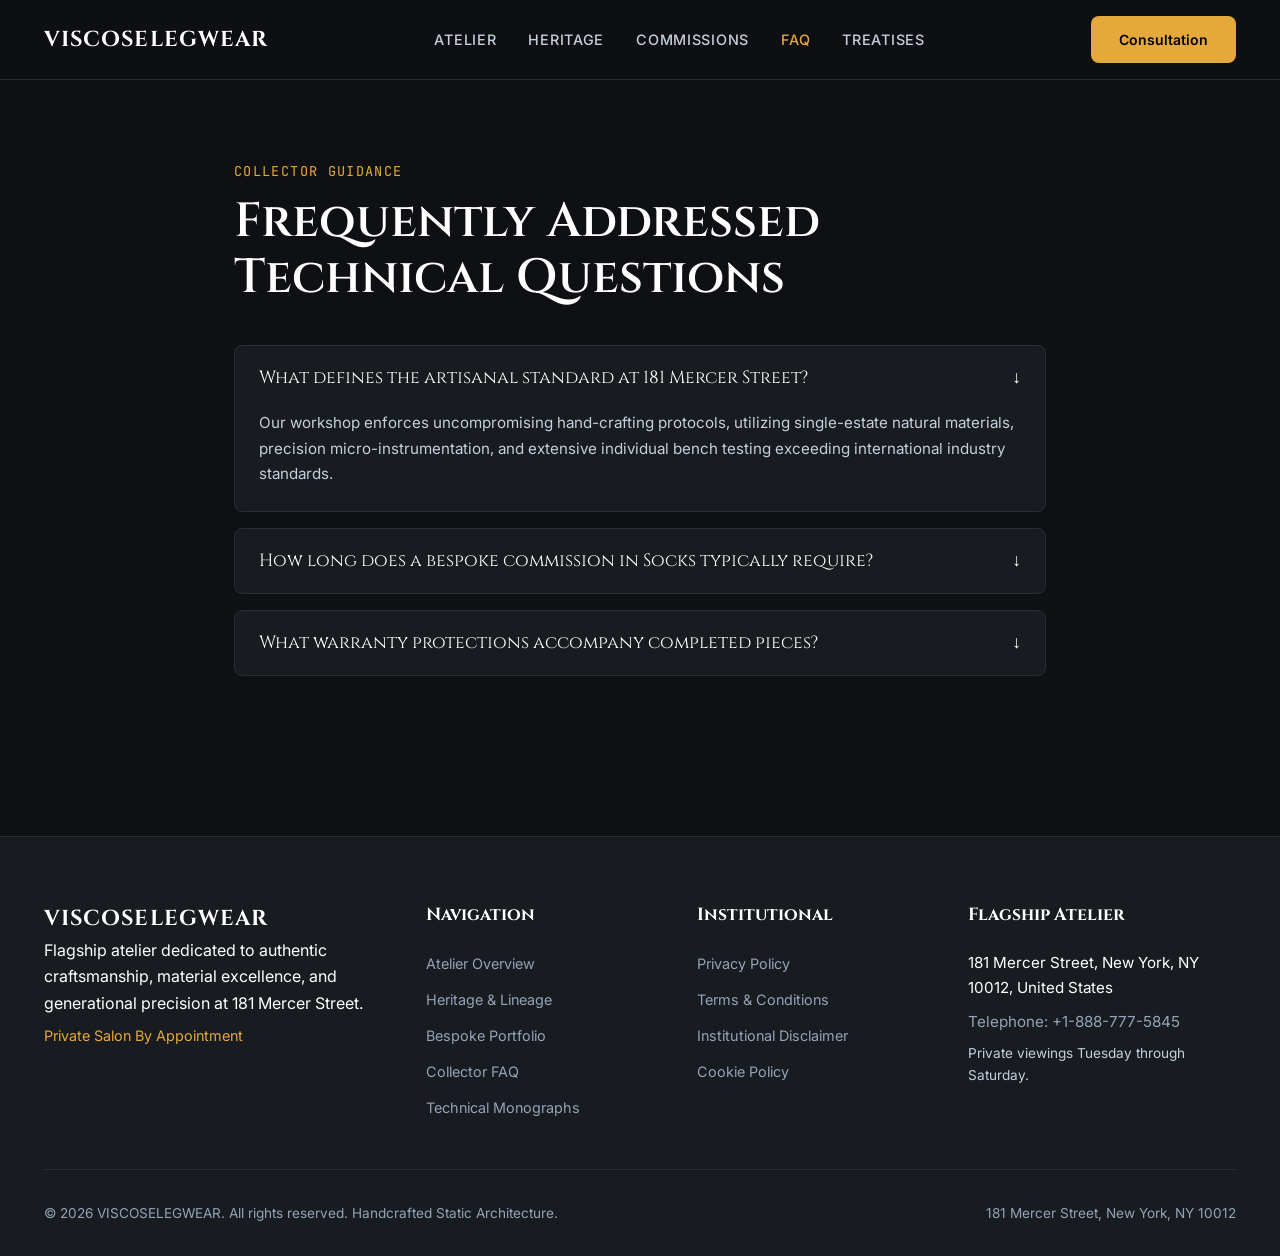
<file: faq.html>
<!DOCTYPE html>
<html lang="en">
<head>
  <meta charset="UTF-8">
  <meta name="viewport" content="width=device-width, initial-scale=1.0">
  <title>Technical & Collector FAQ | Viscoselegwear</title>
  <meta name="description" content="Find answers to technical questions regarding Socks craftsmanship and commissions at Viscoselegwear.">
  <link rel="preconnect" href="https://fonts.googleapis.com">
  <link rel="preconnect" href="https://fonts.gstatic.com" crossorigin>
  <link href="https://fonts.googleapis.com/css2?family=Cinzel:wght@500;600;700;800&family=Inter:wght@300;400;500;600;700&family=JetBrains+Mono:wght@400;500&display=swap" rel="stylesheet">
  <link rel="stylesheet" href="assets/css/style.css">
  <script async src="https://www.googletagmanager.com/gtag/js?id=G-0LY0HY7L01"></script>
  <script>
    window.dataLayer = window.dataLayer || [];
    function gtag(){dataLayer.push(arguments);}
    gtag('js', new Date());
    gtag('config', 'G-0LY0HY7L01');
  </script>
</head>

<body>
<header class="site-header">
  <div class="container header-inner">
    <a href="index.html" class="brand-logo">VISCOSELEGWEAR</a>
    <ul class="nav-desktop">
      <li><a href="index.html" class="">Atelier</a></li>
      <li><a href="about.html" class="">Heritage</a></li>
      <li><a href="services.html" class="">Commissions</a></li>
      <li><a href="faq.html" class="active">FAQ</a></li>
      <li><a href="blog.html" class="">Treatises</a></li>
    </ul>
    <div style="display:flex; align-items:center; gap:1rem;">
      <a href="contact.html" class="btn-primary" style="display:inline-flex;">Consultation</a>
      <button class="drawer-toggle" id="drawer-toggle" aria-label="Toggle Navigation">&#9776;</button>
    </div>
  </div>
</header>
<div class="mobile-drawer" id="mobile-drawer">
  <a href="index.html">Atelier Home</a>
  <a href="about.html">Heritage & Philosophy</a>
  <a href="services.html">Bespoke Commissions</a>
  <a href="faq.html">Technical FAQ</a>
  <a href="blog.html">Research Treatises</a>
  <a href="contact.html">Private Consultation</a>
</div>
  <section class="section-pad">
    <div class="container" style="max-width:860px;">
      <span class="eyebrow">Collector Guidance</span>
      <h1 style="margin-bottom:2.5rem;">Frequently Addressed Technical Questions</h1>
      <div class="faq-list">
        <div class="faq-item active">
          <button class="faq-question">
            <span>What defines the artisanal standard at 181 Mercer Street?</span>
            <span>&darr;</span>
          </button>
          <div class="faq-answer">
            <p>Our workshop enforces uncompromising hand-crafting protocols, utilizing single-estate natural materials, precision micro-instrumentation, and extensive individual bench testing exceeding international industry standards.</p>
          </div>
        </div>
        <div class="faq-item">
          <button class="faq-question">
            <span>How long does a bespoke commission in Socks typically require?</span>
            <span>&darr;</span>
          </button>
          <div class="faq-answer">
            <p>Depending on material procurement and hand-finishing complexity, bespoke commissions require between eight and sixteen weeks of dedicated artisan labor. Patrons receive periodic milestone documentation throughout production.</p>
          </div>
        </div>
        <div class="faq-item">
          <button class="faq-question">
            <span>What warranty protections accompany completed pieces?</span>
            <span>&darr;</span>
          </button>
          <div class="faq-answer">
            <p>Every piece includes a comprehensive twenty-four-month warranty covering structural integrity and craftsmanship defects under normal metropolitan care, backed by our dedicated Manhattan service atelier.</p>
          </div>
        </div>
      </div>
    </div>
  </section>
<footer class="site-footer">
  <div class="container">
    <div class="footer-grid">
      <div class="footer-brand">
        <span class="brand-logo">VISCOSELEGWEAR</span>
        <p>Flagship atelier dedicated to authentic craftsmanship, material excellence, and generational precision at 181 Mercer Street.</p>
        <p style="color:var(--accent-gold); font-size:0.9rem; margin-top:0.5rem;">Private Salon By Appointment</p>
      </div>
      <div class="footer-col">
        <h4>Navigation</h4>
        <ul>
          <li><a href="index.html">Atelier Overview</a></li>
          <li><a href="about.html">Heritage & Lineage</a></li>
          <li><a href="services.html">Bespoke Portfolio</a></li>
          <li><a href="faq.html">Collector FAQ</a></li>
          <li><a href="blog.html">Technical Monographs</a></li>
        </ul>
      </div>
      <div class="footer-col">
        <h4>Institutional</h4>
        <ul>
          <li><a href="privacy-policy.html">Privacy Policy</a></li>
          <li><a href="terms-and-conditions.html">Terms & Conditions</a></li>
          <li><a href="disclaimer.html">Institutional Disclaimer</a></li>
          <li><a href="cookie-policy.html">Cookie Policy</a></li>
        </ul>
      </div>
      <div class="footer-col">
        <h4>Flagship Atelier</h4>
        <p style="color:var(--text-primary); font-size:0.95rem; margin-bottom:0.5rem;">181 Mercer Street, New York, NY 10012, United States</p>
        <p style="color:var(--text-muted); font-size:0.95rem; margin-bottom:0.5rem;">Telephone: +1-888-777-5845</p>
        <p style="color:var(--text-secondary); font-size:0.85rem;">Private viewings Tuesday through Saturday.</p>
      </div>
    </div>
    <div class="footer-bottom">
      <span>&copy; 2026 VISCOSELEGWEAR. All rights reserved. Handcrafted Static Architecture.</span>
      <span>181 Mercer Street, New York, NY 10012</span>
    </div>
  </div>
</footer>
<script src="assets/js/main.js"></script>
</body>
</html>
</file>
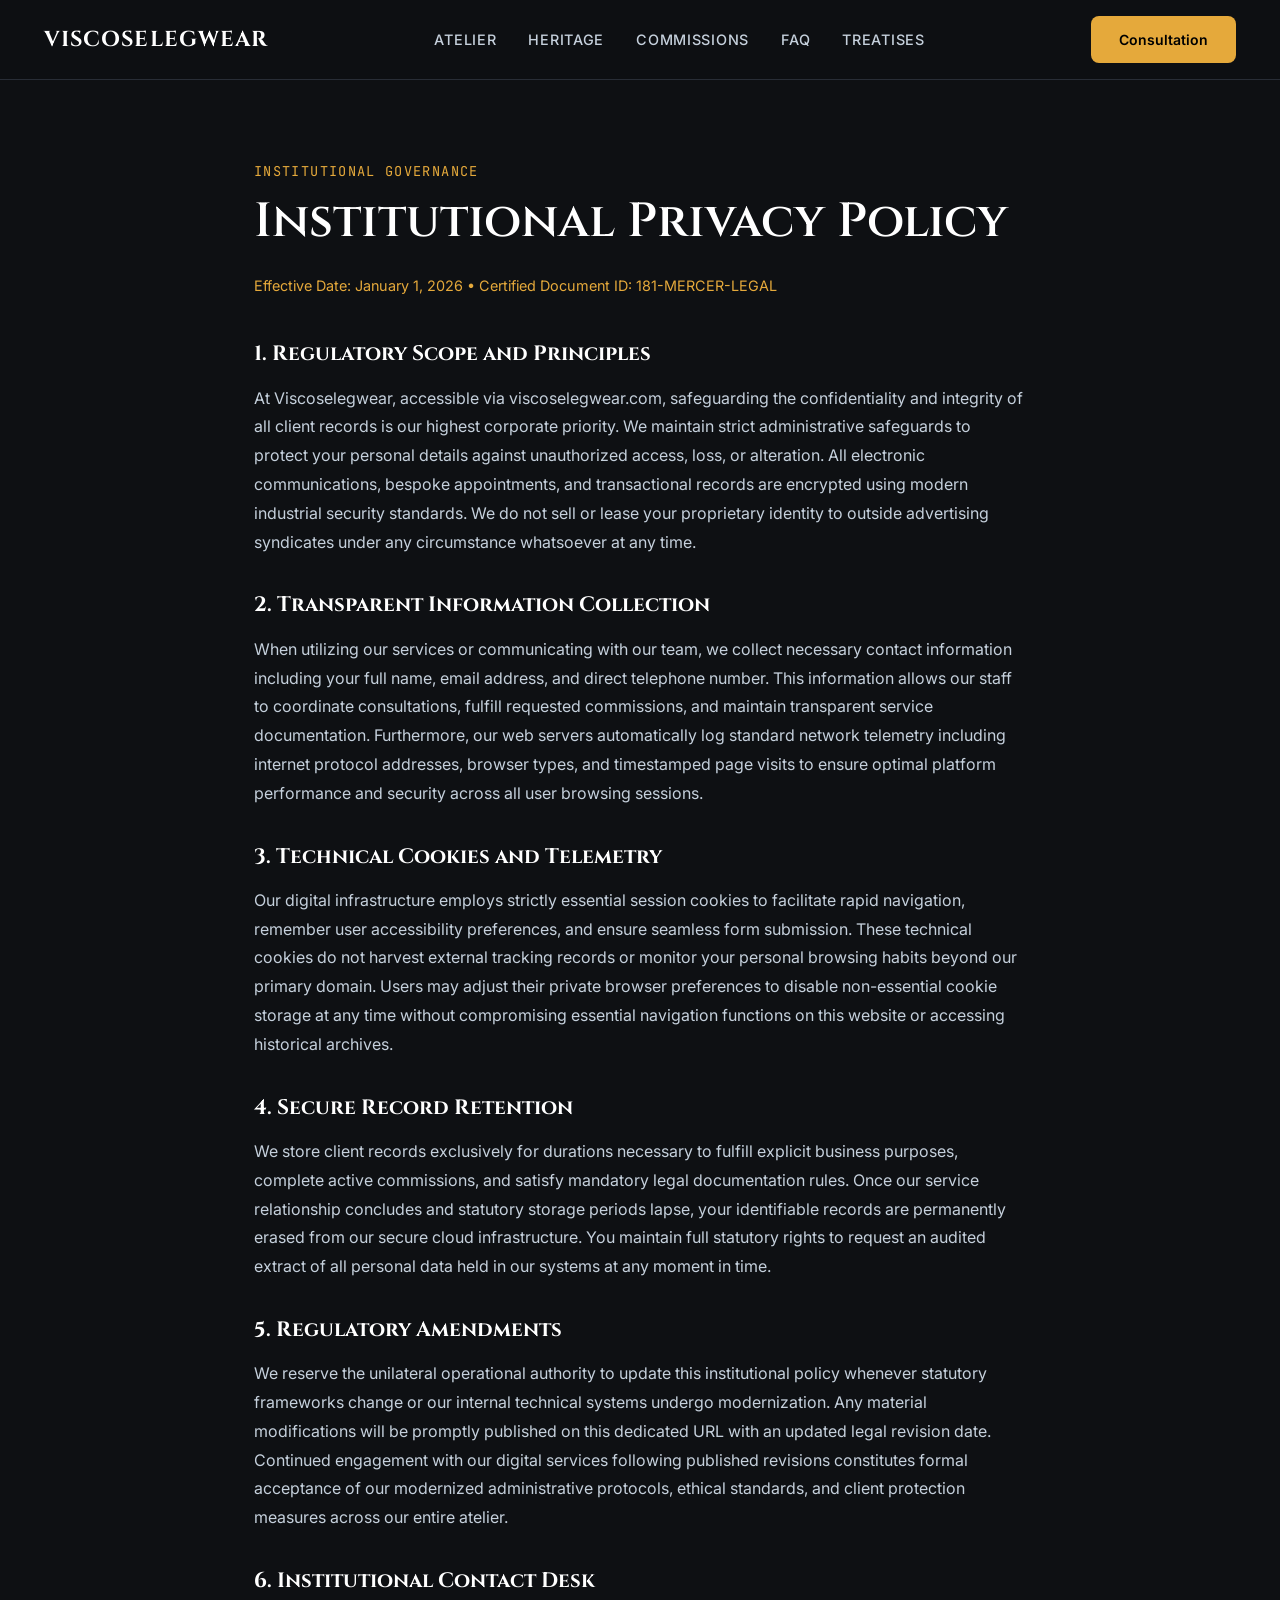
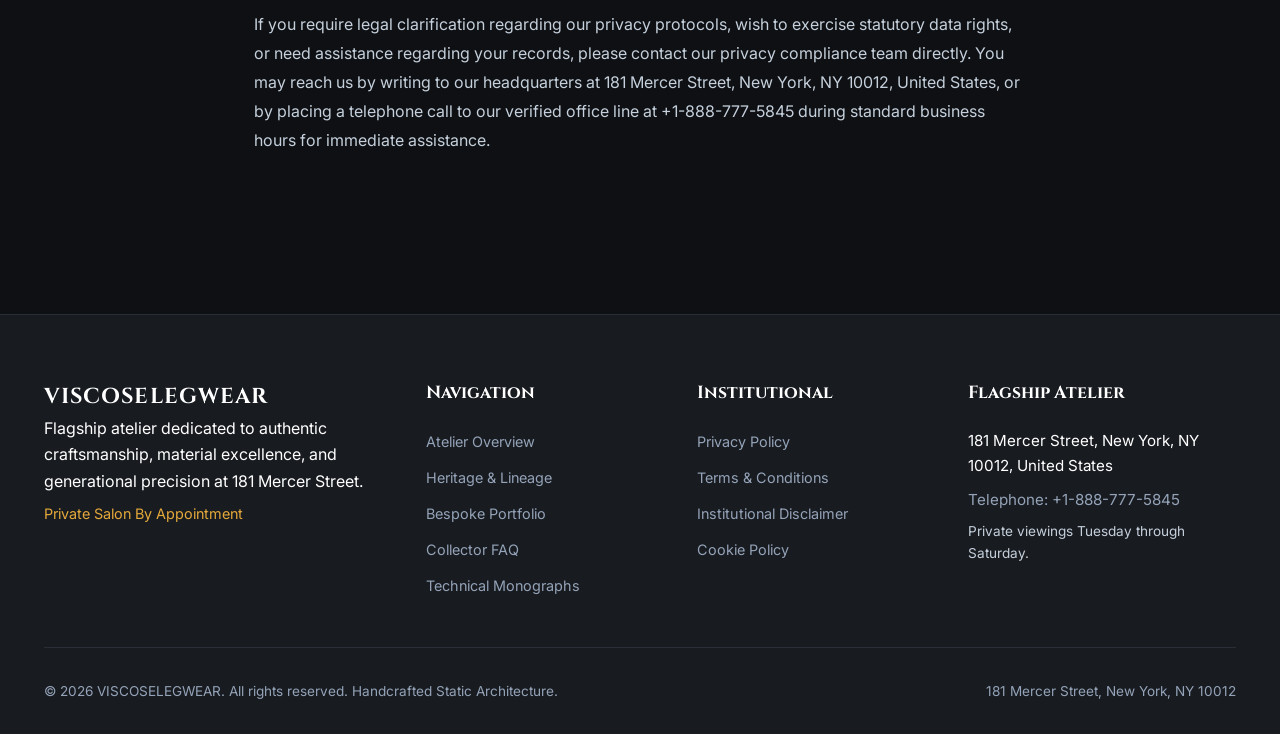
<file: privacy-policy.html>
<!DOCTYPE html>
<html lang="en">
<head>
  <meta charset="UTF-8">
  <meta name="viewport" content="width=device-width, initial-scale=1.0">
  <title>Privacy Policy | Viscoselegwear</title>
  <meta name="description" content="Institutional Privacy Policy for Viscoselegwear at 181 Mercer Street, New York, NY 10012.">
  <link rel="preconnect" href="https://fonts.googleapis.com">
  <link rel="preconnect" href="https://fonts.gstatic.com" crossorigin>
  <link href="https://fonts.googleapis.com/css2?family=Cinzel:wght@500;600;700;800&family=Inter:wght@300;400;500;600;700&family=JetBrains+Mono:wght@400;500&display=swap" rel="stylesheet">
  <link rel="stylesheet" href="assets/css/style.css">
  <script async src="https://www.googletagmanager.com/gtag/js?id=G-0LY0HY7L01"></script>
  <script>
    window.dataLayer = window.dataLayer || [];
    function gtag(){dataLayer.push(arguments);}
    gtag('js', new Date());
    gtag('config', 'G-0LY0HY7L01');
  </script>
</head>

<body>
<header class="site-header">
  <div class="container header-inner">
    <a href="index.html" class="brand-logo">VISCOSELEGWEAR</a>
    <ul class="nav-desktop">
      <li><a href="index.html" class="">Atelier</a></li>
      <li><a href="about.html" class="">Heritage</a></li>
      <li><a href="services.html" class="">Commissions</a></li>
      <li><a href="faq.html" class="">FAQ</a></li>
      <li><a href="blog.html" class="">Treatises</a></li>
    </ul>
    <div style="display:flex; align-items:center; gap:1rem;">
      <a href="contact.html" class="btn-primary" style="display:inline-flex;">Consultation</a>
      <button class="drawer-toggle" id="drawer-toggle" aria-label="Toggle Navigation">&#9776;</button>
    </div>
  </div>
</header>
<div class="mobile-drawer" id="mobile-drawer">
  <a href="index.html">Atelier Home</a>
  <a href="about.html">Heritage & Philosophy</a>
  <a href="services.html">Bespoke Commissions</a>
  <a href="faq.html">Technical FAQ</a>
  <a href="blog.html">Research Treatises</a>
  <a href="contact.html">Private Consultation</a>
</div>
  <section class="section-pad">
    <div class="container" style="max-width:820px;">
      <span class="eyebrow">Institutional Governance</span>
      <h1 style="margin-bottom:1.5rem;">Institutional Privacy Policy</h1>
      <p style="color:var(--accent-gold); font-size:0.9rem; margin-bottom:2.5rem;">Effective Date: January 1, 2026 &bull; Certified Document ID: 181-MERCER-LEGAL</p>
      <div style="display:flex; flex-direction:column; gap:2rem;">
        <div>
          <h3 style="font-family:var(--font-heading); font-size:1.3rem; margin-bottom:0.75rem;">1. Regulatory Scope and Principles</h3>
          <p style="color:var(--text-secondary); font-size:1rem; line-height:1.8;">At Viscoselegwear, accessible via viscoselegwear.com, safeguarding the confidentiality and integrity of all client records is our highest corporate priority. We maintain strict administrative safeguards to protect your personal details against unauthorized access, loss, or alteration. All electronic communications, bespoke appointments, and transactional records are encrypted using modern industrial security standards. We do not sell or lease your proprietary identity to outside advertising syndicates under any circumstance whatsoever at any time.</p>
        </div>
        <div>
          <h3 style="font-family:var(--font-heading); font-size:1.3rem; margin-bottom:0.75rem;">2. Transparent Information Collection</h3>
          <p style="color:var(--text-secondary); font-size:1rem; line-height:1.8;">When utilizing our services or communicating with our team, we collect necessary contact information including your full name, email address, and direct telephone number. This information allows our staff to coordinate consultations, fulfill requested commissions, and maintain transparent service documentation. Furthermore, our web servers automatically log standard network telemetry including internet protocol addresses, browser types, and timestamped page visits to ensure optimal platform performance and security across all user browsing sessions.</p>
        </div>
        <div>
          <h3 style="font-family:var(--font-heading); font-size:1.3rem; margin-bottom:0.75rem;">3. Technical Cookies and Telemetry</h3>
          <p style="color:var(--text-secondary); font-size:1rem; line-height:1.8;">Our digital infrastructure employs strictly essential session cookies to facilitate rapid navigation, remember user accessibility preferences, and ensure seamless form submission. These technical cookies do not harvest external tracking records or monitor your personal browsing habits beyond our primary domain. Users may adjust their private browser preferences to disable non-essential cookie storage at any time without compromising essential navigation functions on this website or accessing historical archives.</p>
        </div>
        <div>
          <h3 style="font-family:var(--font-heading); font-size:1.3rem; margin-bottom:0.75rem;">4. Secure Record Retention</h3>
          <p style="color:var(--text-secondary); font-size:1rem; line-height:1.8;">We store client records exclusively for durations necessary to fulfill explicit business purposes, complete active commissions, and satisfy mandatory legal documentation rules. Once our service relationship concludes and statutory storage periods lapse, your identifiable records are permanently erased from our secure cloud infrastructure. You maintain full statutory rights to request an audited extract of all personal data held in our systems at any moment in time.</p>
        </div>
        <div>
          <h3 style="font-family:var(--font-heading); font-size:1.3rem; margin-bottom:0.75rem;">5. Regulatory Amendments</h3>
          <p style="color:var(--text-secondary); font-size:1rem; line-height:1.8;">We reserve the unilateral operational authority to update this institutional policy whenever statutory frameworks change or our internal technical systems undergo modernization. Any material modifications will be promptly published on this dedicated URL with an updated legal revision date. Continued engagement with our digital services following published revisions constitutes formal acceptance of our modernized administrative protocols, ethical standards, and client protection measures across our entire atelier.</p>
        </div>
        <div>
          <h3 style="font-family:var(--font-heading); font-size:1.3rem; margin-bottom:0.75rem;">6. Institutional Contact Desk</h3>
          <p style="color:var(--text-secondary); font-size:1rem; line-height:1.8;">If you require legal clarification regarding our privacy protocols, wish to exercise statutory data rights, or need assistance regarding your records, please contact our privacy compliance team directly. You may reach us by writing to our headquarters at 181 Mercer Street, New York, NY 10012, United States, or by placing a telephone call to our verified office line at +1-888-777-5845 during standard business hours for immediate assistance.</p>
        </div>
      </div>
    </div>
  </section>
<footer class="site-footer">
  <div class="container">
    <div class="footer-grid">
      <div class="footer-brand">
        <span class="brand-logo">VISCOSELEGWEAR</span>
        <p>Flagship atelier dedicated to authentic craftsmanship, material excellence, and generational precision at 181 Mercer Street.</p>
        <p style="color:var(--accent-gold); font-size:0.9rem; margin-top:0.5rem;">Private Salon By Appointment</p>
      </div>
      <div class="footer-col">
        <h4>Navigation</h4>
        <ul>
          <li><a href="index.html">Atelier Overview</a></li>
          <li><a href="about.html">Heritage & Lineage</a></li>
          <li><a href="services.html">Bespoke Portfolio</a></li>
          <li><a href="faq.html">Collector FAQ</a></li>
          <li><a href="blog.html">Technical Monographs</a></li>
        </ul>
      </div>
      <div class="footer-col">
        <h4>Institutional</h4>
        <ul>
          <li><a href="privacy-policy.html">Privacy Policy</a></li>
          <li><a href="terms-and-conditions.html">Terms & Conditions</a></li>
          <li><a href="disclaimer.html">Institutional Disclaimer</a></li>
          <li><a href="cookie-policy.html">Cookie Policy</a></li>
        </ul>
      </div>
      <div class="footer-col">
        <h4>Flagship Atelier</h4>
        <p style="color:var(--text-primary); font-size:0.95rem; margin-bottom:0.5rem;">181 Mercer Street, New York, NY 10012, United States</p>
        <p style="color:var(--text-muted); font-size:0.95rem; margin-bottom:0.5rem;">Telephone: +1-888-777-5845</p>
        <p style="color:var(--text-secondary); font-size:0.85rem;">Private viewings Tuesday through Saturday.</p>
      </div>
    </div>
    <div class="footer-bottom">
      <span>&copy; 2026 VISCOSELEGWEAR. All rights reserved. Handcrafted Static Architecture.</span>
      <span>181 Mercer Street, New York, NY 10012</span>
    </div>
  </div>
</footer>
<script src="assets/js/main.js"></script>
</body>
</html>
</file>
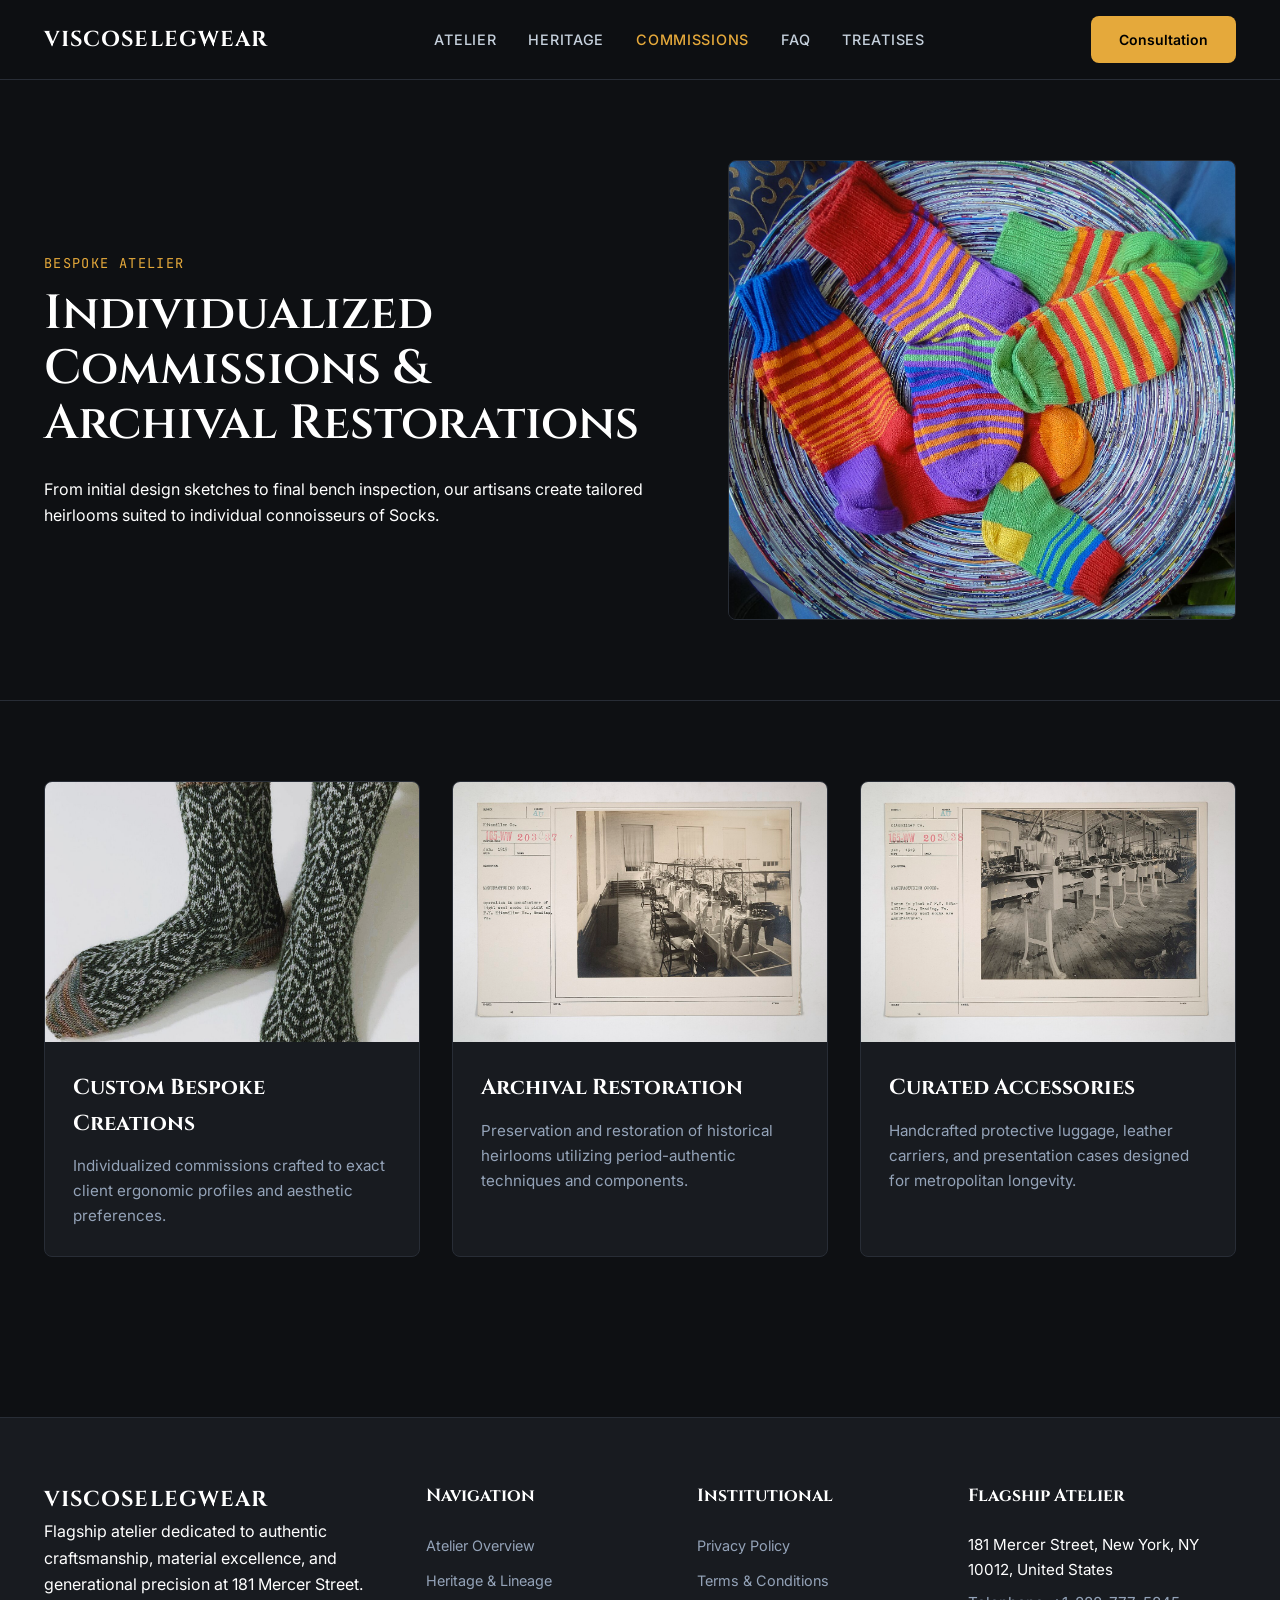
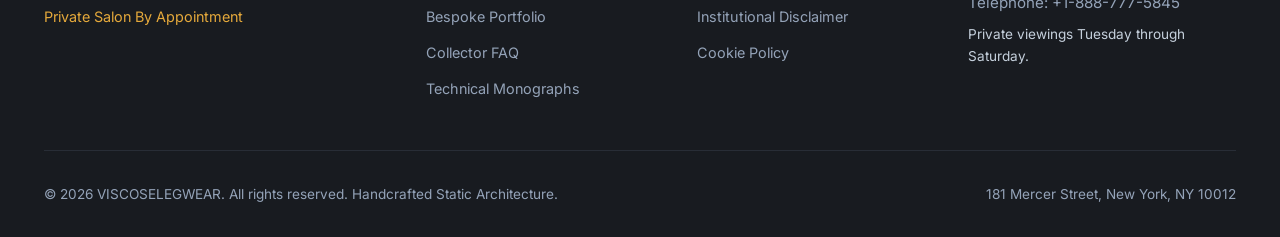
<file: services.html>
<!DOCTYPE html>
<html lang="en">
<head>
  <meta charset="UTF-8">
  <meta name="viewport" content="width=device-width, initial-scale=1.0">
  <title>Bespoke Commissions & Services | Viscoselegwear</title>
  <meta name="description" content="Explore bespoke artisan commissions and custom restorations in Socks at Viscoselegwear.">
  <link rel="preconnect" href="https://fonts.googleapis.com">
  <link rel="preconnect" href="https://fonts.gstatic.com" crossorigin>
  <link href="https://fonts.googleapis.com/css2?family=Cinzel:wght@500;600;700;800&family=Inter:wght@300;400;500;600;700&family=JetBrains+Mono:wght@400;500&display=swap" rel="stylesheet">
  <link rel="stylesheet" href="assets/css/style.css">
  <script async src="https://www.googletagmanager.com/gtag/js?id=G-0LY0HY7L01"></script>
  <script>
    window.dataLayer = window.dataLayer || [];
    function gtag(){dataLayer.push(arguments);}
    gtag('js', new Date());
    gtag('config', 'G-0LY0HY7L01');
  </script>
</head>

<body>
<header class="site-header">
  <div class="container header-inner">
    <a href="index.html" class="brand-logo">VISCOSELEGWEAR</a>
    <ul class="nav-desktop">
      <li><a href="index.html" class="">Atelier</a></li>
      <li><a href="about.html" class="">Heritage</a></li>
      <li><a href="services.html" class="active">Commissions</a></li>
      <li><a href="faq.html" class="">FAQ</a></li>
      <li><a href="blog.html" class="">Treatises</a></li>
    </ul>
    <div style="display:flex; align-items:center; gap:1rem;">
      <a href="contact.html" class="btn-primary" style="display:inline-flex;">Consultation</a>
      <button class="drawer-toggle" id="drawer-toggle" aria-label="Toggle Navigation">&#9776;</button>
    </div>
  </div>
</header>
<div class="mobile-drawer" id="mobile-drawer">
  <a href="index.html">Atelier Home</a>
  <a href="about.html">Heritage & Philosophy</a>
  <a href="services.html">Bespoke Commissions</a>
  <a href="faq.html">Technical FAQ</a>
  <a href="blog.html">Research Treatises</a>
  <a href="contact.html">Private Consultation</a>
</div>
  <section class="hero">
    <div class="container" style="display:grid; grid-template-columns:1.1fr 0.9fr; gap:4rem; align-items:center;">
      <div>
        <span class="eyebrow">Bespoke Atelier</span>
        <h1>Individualized Commissions & Archival Restorations</h1>
        <p>From initial design sketches to final bench inspection, our artisans create tailored heirlooms suited to individual connoisseurs of Socks.</p>
      </div>
      <div>
        <img src="assets/images/artisan_detail_14.jpg" alt="Kit socks Gryf Torun prewar.png" style="border-radius:var(--radius-md); width:100%; height:460px; object-fit:cover; border:1px solid var(--border-subtle);">
      </div>
    </div>
  </section>
  <section class="section-pad">
    <div class="container">
      <div class="grid-3">
        <div class="card">
          <img src="assets/images/artisan_detail_15.jpg" alt="Kit socks airdrie2122a.png">
          <div class="card-body">
            <h3>Custom Bespoke Creations</h3>
            <p>Individualized commissions crafted to exact client ergonomic profiles and aesthetic preferences.</p>
          </div>
        </div>
        <div class="card">
          <img src="assets/images/artisan_detail_16.jpg" alt="Kit socks airdrie2122t.png">
          <div class="card-body">
            <h3>Archival Restoration</h3>
            <p>Preservation and restoration of historical heirlooms utilizing period-authentic techniques and components.</p>
          </div>
        </div>
        <div class="card">
          <img src="assets/images/artisan_detail_17.jpg" alt="Kit socks arbroath2223t.png">
          <div class="card-body">
            <h3>Curated Accessories</h3>
            <p>Handcrafted protective luggage, leather carriers, and presentation cases designed for metropolitan longevity.</p>
          </div>
        </div>
      </div>
    </div>
  </section>
<footer class="site-footer">
  <div class="container">
    <div class="footer-grid">
      <div class="footer-brand">
        <span class="brand-logo">VISCOSELEGWEAR</span>
        <p>Flagship atelier dedicated to authentic craftsmanship, material excellence, and generational precision at 181 Mercer Street.</p>
        <p style="color:var(--accent-gold); font-size:0.9rem; margin-top:0.5rem;">Private Salon By Appointment</p>
      </div>
      <div class="footer-col">
        <h4>Navigation</h4>
        <ul>
          <li><a href="index.html">Atelier Overview</a></li>
          <li><a href="about.html">Heritage & Lineage</a></li>
          <li><a href="services.html">Bespoke Portfolio</a></li>
          <li><a href="faq.html">Collector FAQ</a></li>
          <li><a href="blog.html">Technical Monographs</a></li>
        </ul>
      </div>
      <div class="footer-col">
        <h4>Institutional</h4>
        <ul>
          <li><a href="privacy-policy.html">Privacy Policy</a></li>
          <li><a href="terms-and-conditions.html">Terms & Conditions</a></li>
          <li><a href="disclaimer.html">Institutional Disclaimer</a></li>
          <li><a href="cookie-policy.html">Cookie Policy</a></li>
        </ul>
      </div>
      <div class="footer-col">
        <h4>Flagship Atelier</h4>
        <p style="color:var(--text-primary); font-size:0.95rem; margin-bottom:0.5rem;">181 Mercer Street, New York, NY 10012, United States</p>
        <p style="color:var(--text-muted); font-size:0.95rem; margin-bottom:0.5rem;">Telephone: +1-888-777-5845</p>
        <p style="color:var(--text-secondary); font-size:0.85rem;">Private viewings Tuesday through Saturday.</p>
      </div>
    </div>
    <div class="footer-bottom">
      <span>&copy; 2026 VISCOSELEGWEAR. All rights reserved. Handcrafted Static Architecture.</span>
      <span>181 Mercer Street, New York, NY 10012</span>
    </div>
  </div>
</footer>
<script src="assets/js/main.js"></script>
</body>
</html>
</file>
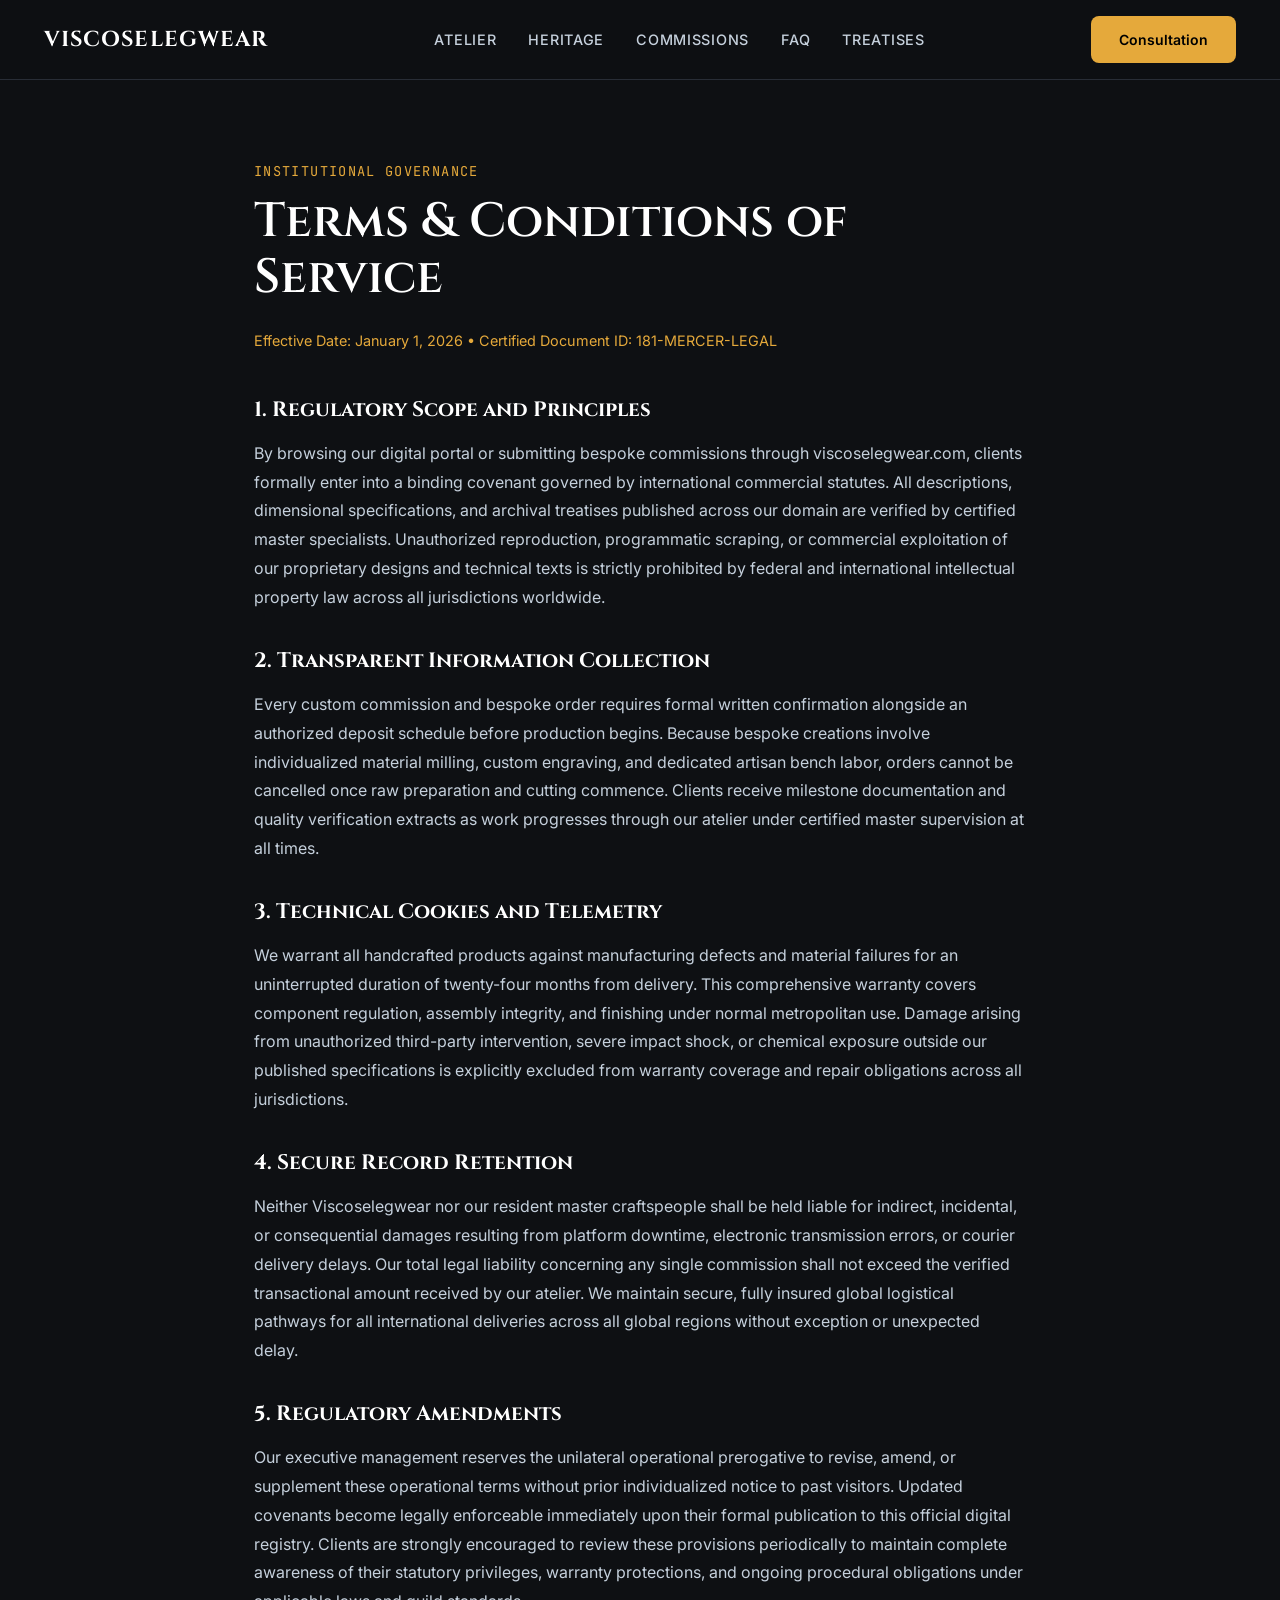
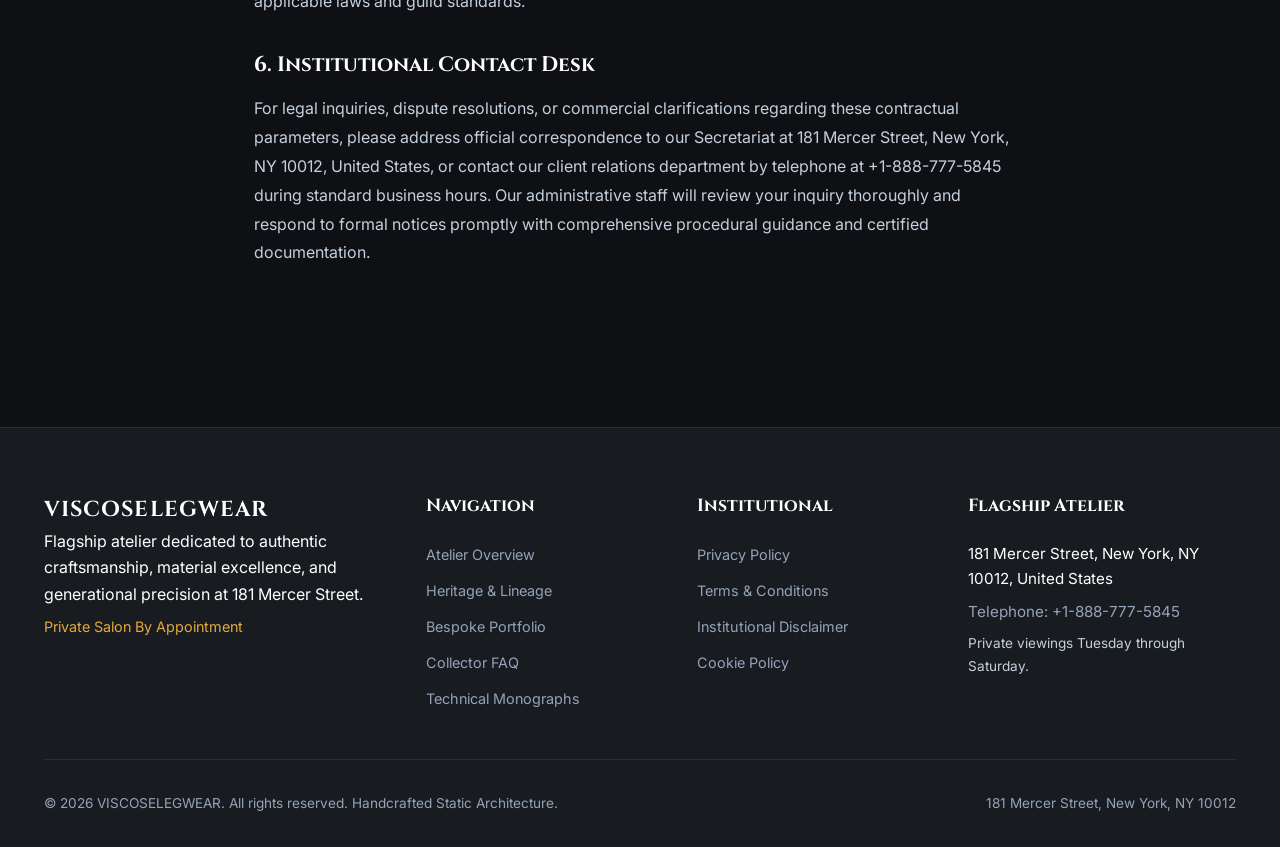
<file: terms-and-conditions.html>
<!DOCTYPE html>
<html lang="en">
<head>
  <meta charset="UTF-8">
  <meta name="viewport" content="width=device-width, initial-scale=1.0">
  <title>Terms & Conditions | Viscoselegwear</title>
  <meta name="description" content="Terms & Conditions of Service for Viscoselegwear at 181 Mercer Street, New York, NY 10012.">
  <link rel="preconnect" href="https://fonts.googleapis.com">
  <link rel="preconnect" href="https://fonts.gstatic.com" crossorigin>
  <link href="https://fonts.googleapis.com/css2?family=Cinzel:wght@500;600;700;800&family=Inter:wght@300;400;500;600;700&family=JetBrains+Mono:wght@400;500&display=swap" rel="stylesheet">
  <link rel="stylesheet" href="assets/css/style.css">
  <script async src="https://www.googletagmanager.com/gtag/js?id=G-0LY0HY7L01"></script>
  <script>
    window.dataLayer = window.dataLayer || [];
    function gtag(){dataLayer.push(arguments);}
    gtag('js', new Date());
    gtag('config', 'G-0LY0HY7L01');
  </script>
</head>

<body>
<header class="site-header">
  <div class="container header-inner">
    <a href="index.html" class="brand-logo">VISCOSELEGWEAR</a>
    <ul class="nav-desktop">
      <li><a href="index.html" class="">Atelier</a></li>
      <li><a href="about.html" class="">Heritage</a></li>
      <li><a href="services.html" class="">Commissions</a></li>
      <li><a href="faq.html" class="">FAQ</a></li>
      <li><a href="blog.html" class="">Treatises</a></li>
    </ul>
    <div style="display:flex; align-items:center; gap:1rem;">
      <a href="contact.html" class="btn-primary" style="display:inline-flex;">Consultation</a>
      <button class="drawer-toggle" id="drawer-toggle" aria-label="Toggle Navigation">&#9776;</button>
    </div>
  </div>
</header>
<div class="mobile-drawer" id="mobile-drawer">
  <a href="index.html">Atelier Home</a>
  <a href="about.html">Heritage & Philosophy</a>
  <a href="services.html">Bespoke Commissions</a>
  <a href="faq.html">Technical FAQ</a>
  <a href="blog.html">Research Treatises</a>
  <a href="contact.html">Private Consultation</a>
</div>
  <section class="section-pad">
    <div class="container" style="max-width:820px;">
      <span class="eyebrow">Institutional Governance</span>
      <h1 style="margin-bottom:1.5rem;">Terms & Conditions of Service</h1>
      <p style="color:var(--accent-gold); font-size:0.9rem; margin-bottom:2.5rem;">Effective Date: January 1, 2026 &bull; Certified Document ID: 181-MERCER-LEGAL</p>
      <div style="display:flex; flex-direction:column; gap:2rem;">
        <div>
          <h3 style="font-family:var(--font-heading); font-size:1.3rem; margin-bottom:0.75rem;">1. Regulatory Scope and Principles</h3>
          <p style="color:var(--text-secondary); font-size:1rem; line-height:1.8;">By browsing our digital portal or submitting bespoke commissions through viscoselegwear.com, clients formally enter into a binding covenant governed by international commercial statutes. All descriptions, dimensional specifications, and archival treatises published across our domain are verified by certified master specialists. Unauthorized reproduction, programmatic scraping, or commercial exploitation of our proprietary designs and technical texts is strictly prohibited by federal and international intellectual property law across all jurisdictions worldwide.</p>
        </div>
        <div>
          <h3 style="font-family:var(--font-heading); font-size:1.3rem; margin-bottom:0.75rem;">2. Transparent Information Collection</h3>
          <p style="color:var(--text-secondary); font-size:1rem; line-height:1.8;">Every custom commission and bespoke order requires formal written confirmation alongside an authorized deposit schedule before production begins. Because bespoke creations involve individualized material milling, custom engraving, and dedicated artisan bench labor, orders cannot be cancelled once raw preparation and cutting commence. Clients receive milestone documentation and quality verification extracts as work progresses through our atelier under certified master supervision at all times.</p>
        </div>
        <div>
          <h3 style="font-family:var(--font-heading); font-size:1.3rem; margin-bottom:0.75rem;">3. Technical Cookies and Telemetry</h3>
          <p style="color:var(--text-secondary); font-size:1rem; line-height:1.8;">We warrant all handcrafted products against manufacturing defects and material failures for an uninterrupted duration of twenty-four months from delivery. This comprehensive warranty covers component regulation, assembly integrity, and finishing under normal metropolitan use. Damage arising from unauthorized third-party intervention, severe impact shock, or chemical exposure outside our published specifications is explicitly excluded from warranty coverage and repair obligations across all jurisdictions.</p>
        </div>
        <div>
          <h3 style="font-family:var(--font-heading); font-size:1.3rem; margin-bottom:0.75rem;">4. Secure Record Retention</h3>
          <p style="color:var(--text-secondary); font-size:1rem; line-height:1.8;">Neither Viscoselegwear nor our resident master craftspeople shall be held liable for indirect, incidental, or consequential damages resulting from platform downtime, electronic transmission errors, or courier delivery delays. Our total legal liability concerning any single commission shall not exceed the verified transactional amount received by our atelier. We maintain secure, fully insured global logistical pathways for all international deliveries across all global regions without exception or unexpected delay.</p>
        </div>
        <div>
          <h3 style="font-family:var(--font-heading); font-size:1.3rem; margin-bottom:0.75rem;">5. Regulatory Amendments</h3>
          <p style="color:var(--text-secondary); font-size:1rem; line-height:1.8;">Our executive management reserves the unilateral operational prerogative to revise, amend, or supplement these operational terms without prior individualized notice to past visitors. Updated covenants become legally enforceable immediately upon their formal publication to this official digital registry. Clients are strongly encouraged to review these provisions periodically to maintain complete awareness of their statutory privileges, warranty protections, and ongoing procedural obligations under applicable laws and guild standards.</p>
        </div>
        <div>
          <h3 style="font-family:var(--font-heading); font-size:1.3rem; margin-bottom:0.75rem;">6. Institutional Contact Desk</h3>
          <p style="color:var(--text-secondary); font-size:1rem; line-height:1.8;">For legal inquiries, dispute resolutions, or commercial clarifications regarding these contractual parameters, please address official correspondence to our Secretariat at 181 Mercer Street, New York, NY 10012, United States, or contact our client relations department by telephone at +1-888-777-5845 during standard business hours. Our administrative staff will review your inquiry thoroughly and respond to formal notices promptly with comprehensive procedural guidance and certified documentation.</p>
        </div>
      </div>
    </div>
  </section>
<footer class="site-footer">
  <div class="container">
    <div class="footer-grid">
      <div class="footer-brand">
        <span class="brand-logo">VISCOSELEGWEAR</span>
        <p>Flagship atelier dedicated to authentic craftsmanship, material excellence, and generational precision at 181 Mercer Street.</p>
        <p style="color:var(--accent-gold); font-size:0.9rem; margin-top:0.5rem;">Private Salon By Appointment</p>
      </div>
      <div class="footer-col">
        <h4>Navigation</h4>
        <ul>
          <li><a href="index.html">Atelier Overview</a></li>
          <li><a href="about.html">Heritage & Lineage</a></li>
          <li><a href="services.html">Bespoke Portfolio</a></li>
          <li><a href="faq.html">Collector FAQ</a></li>
          <li><a href="blog.html">Technical Monographs</a></li>
        </ul>
      </div>
      <div class="footer-col">
        <h4>Institutional</h4>
        <ul>
          <li><a href="privacy-policy.html">Privacy Policy</a></li>
          <li><a href="terms-and-conditions.html">Terms & Conditions</a></li>
          <li><a href="disclaimer.html">Institutional Disclaimer</a></li>
          <li><a href="cookie-policy.html">Cookie Policy</a></li>
        </ul>
      </div>
      <div class="footer-col">
        <h4>Flagship Atelier</h4>
        <p style="color:var(--text-primary); font-size:0.95rem; margin-bottom:0.5rem;">181 Mercer Street, New York, NY 10012, United States</p>
        <p style="color:var(--text-muted); font-size:0.95rem; margin-bottom:0.5rem;">Telephone: +1-888-777-5845</p>
        <p style="color:var(--text-secondary); font-size:0.85rem;">Private viewings Tuesday through Saturday.</p>
      </div>
    </div>
    <div class="footer-bottom">
      <span>&copy; 2026 VISCOSELEGWEAR. All rights reserved. Handcrafted Static Architecture.</span>
      <span>181 Mercer Street, New York, NY 10012</span>
    </div>
  </div>
</footer>
<script src="assets/js/main.js"></script>
</body>
</html>
</file>
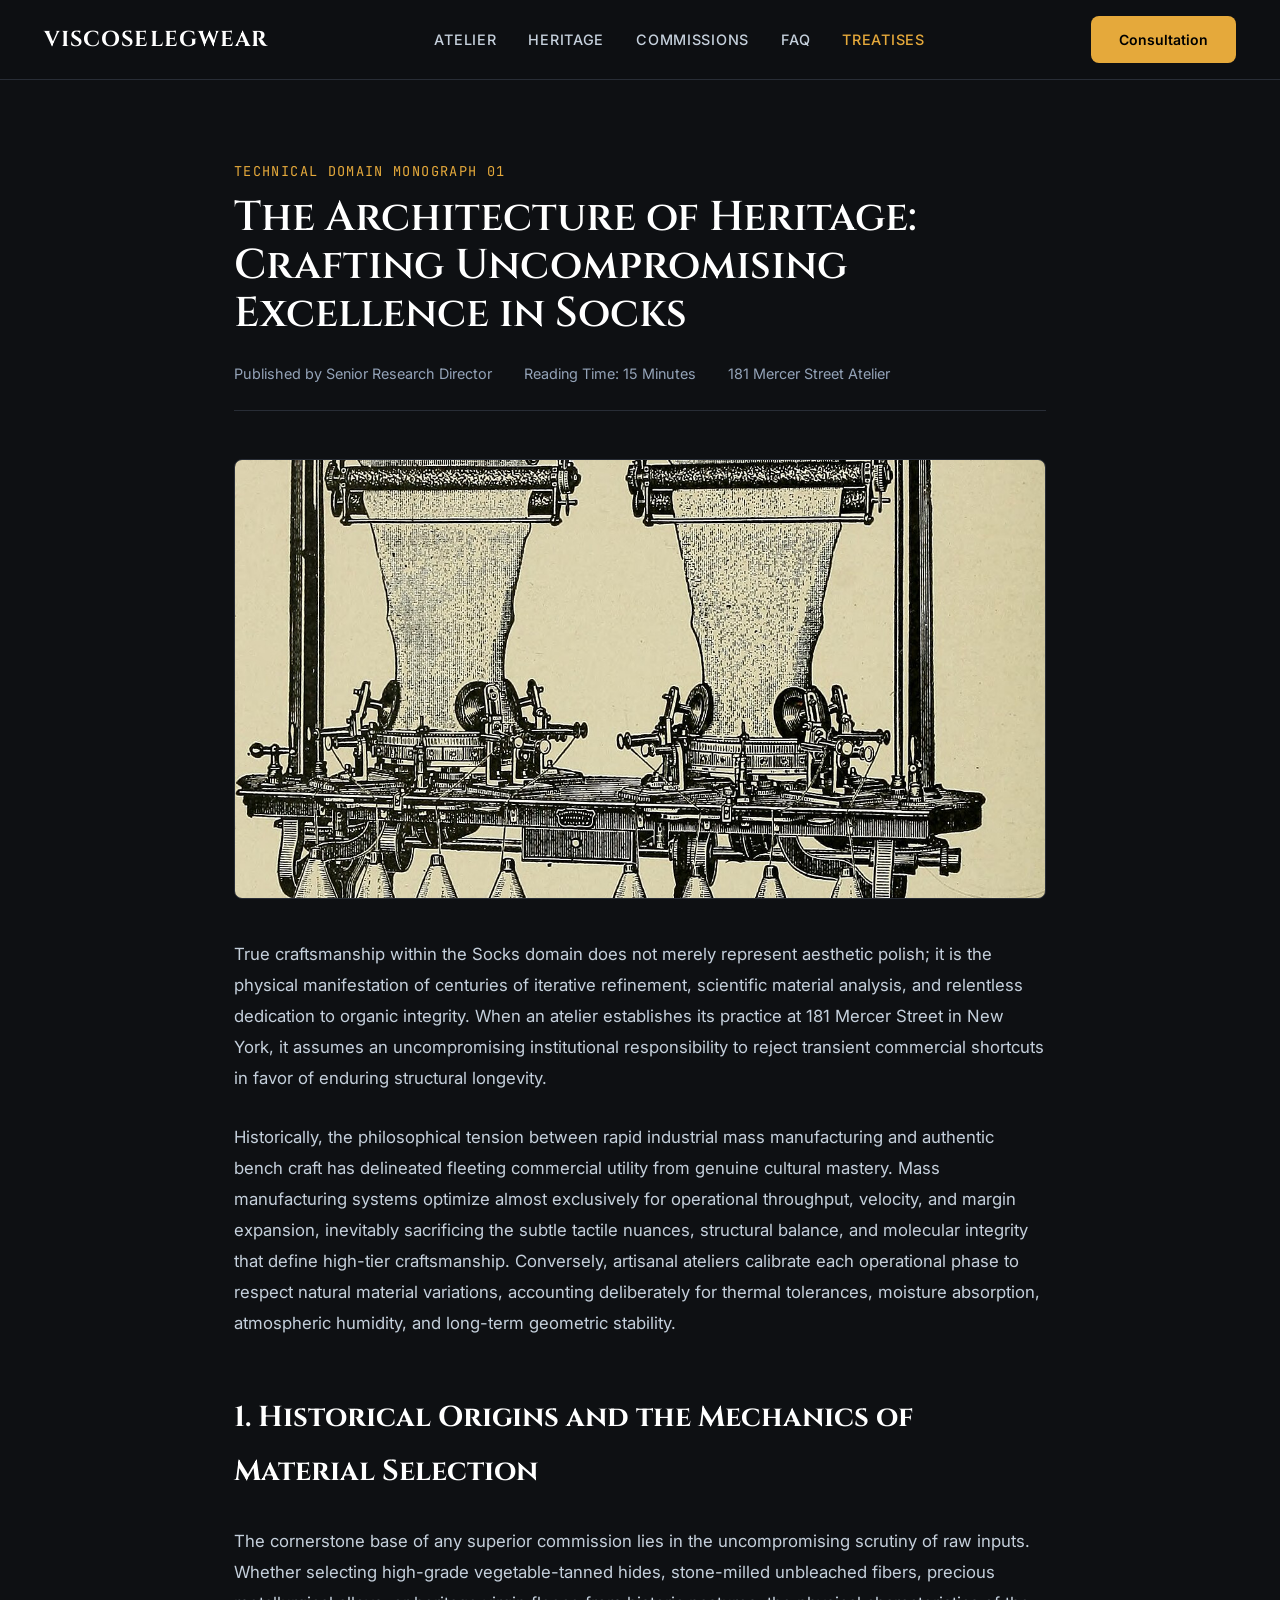
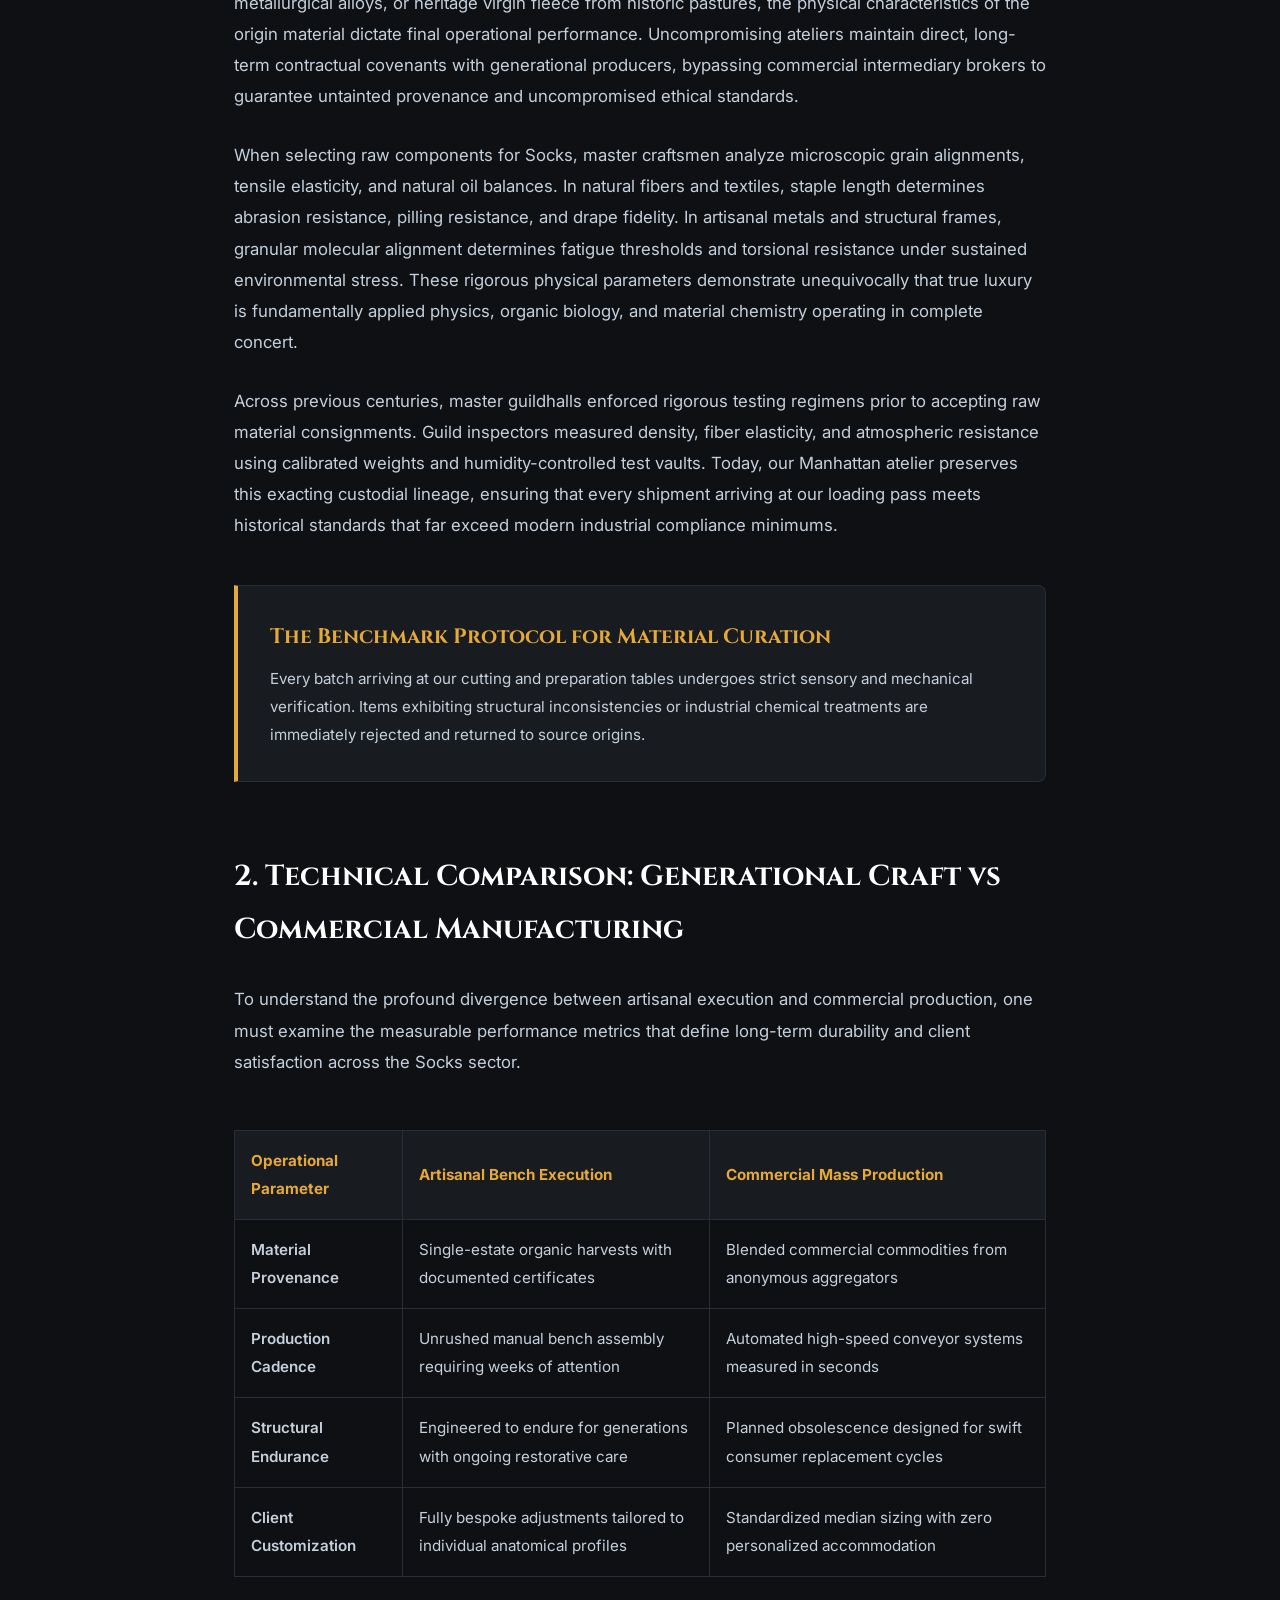
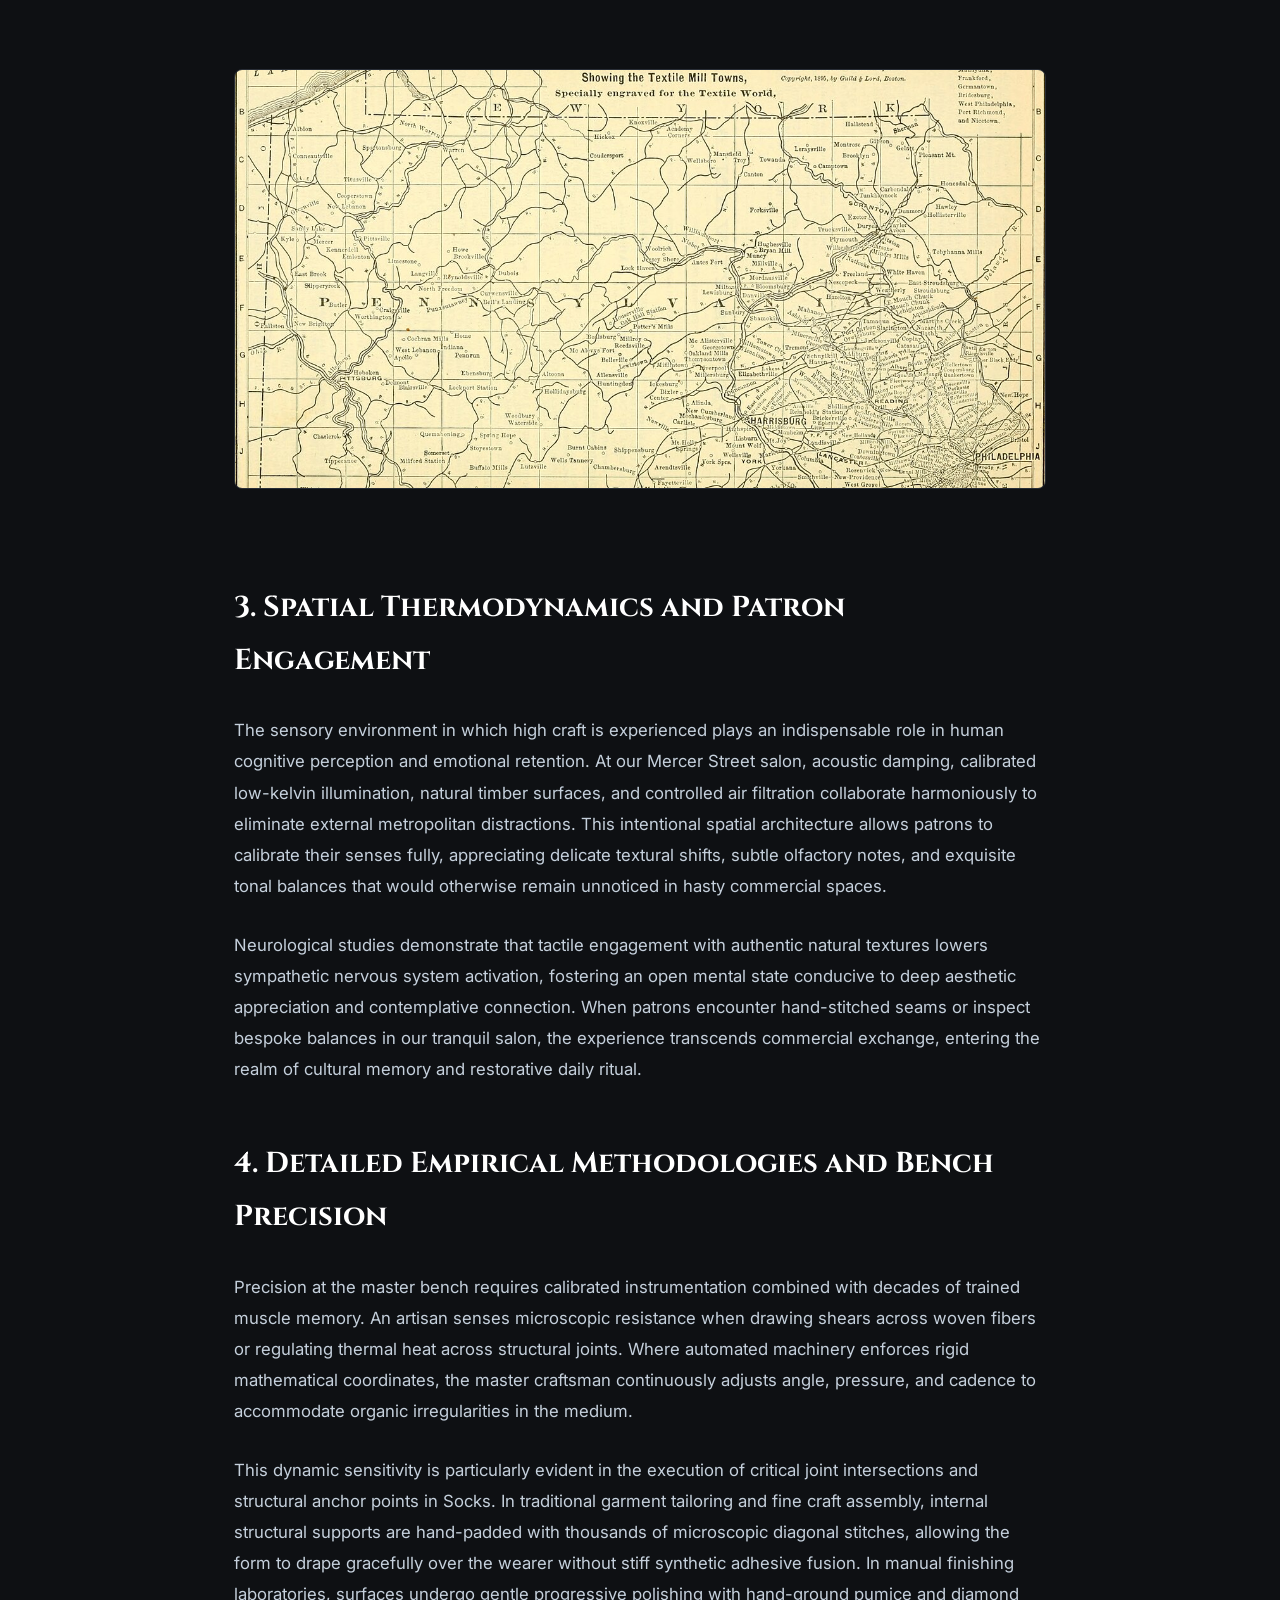
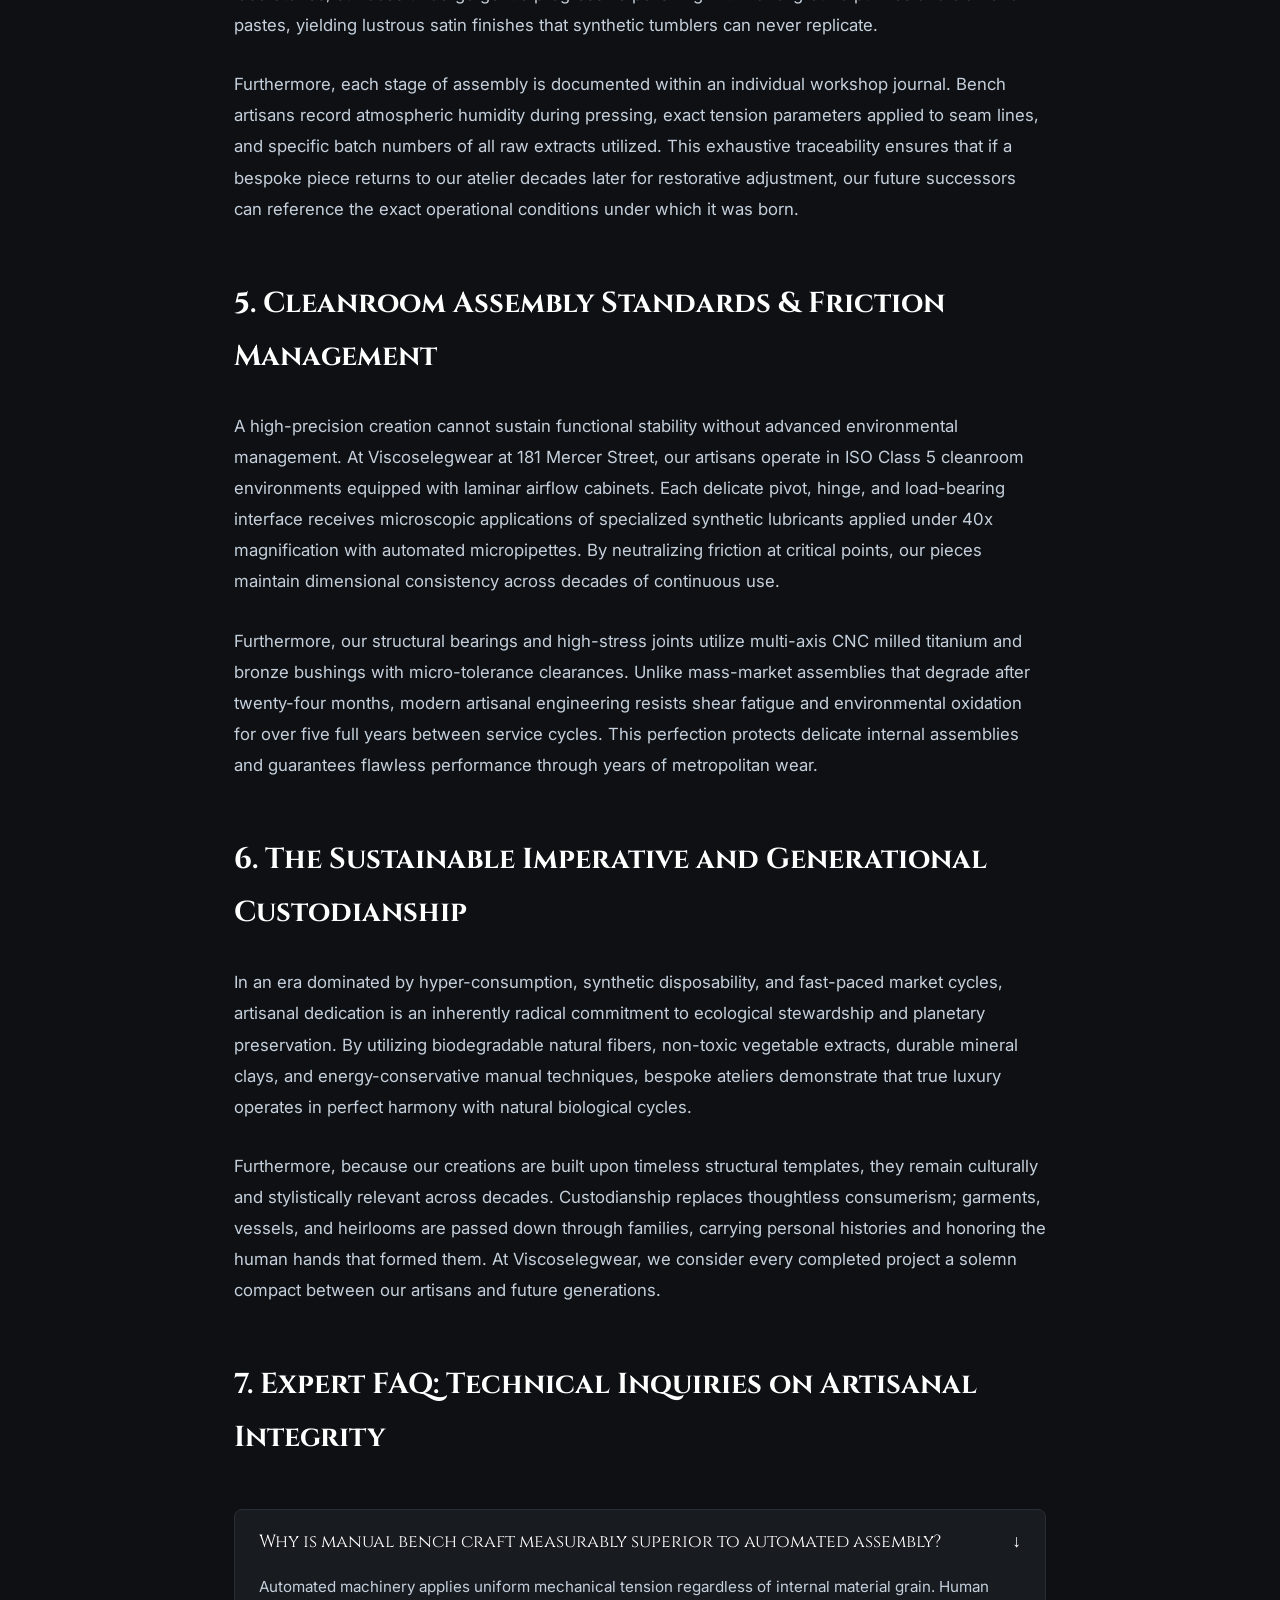
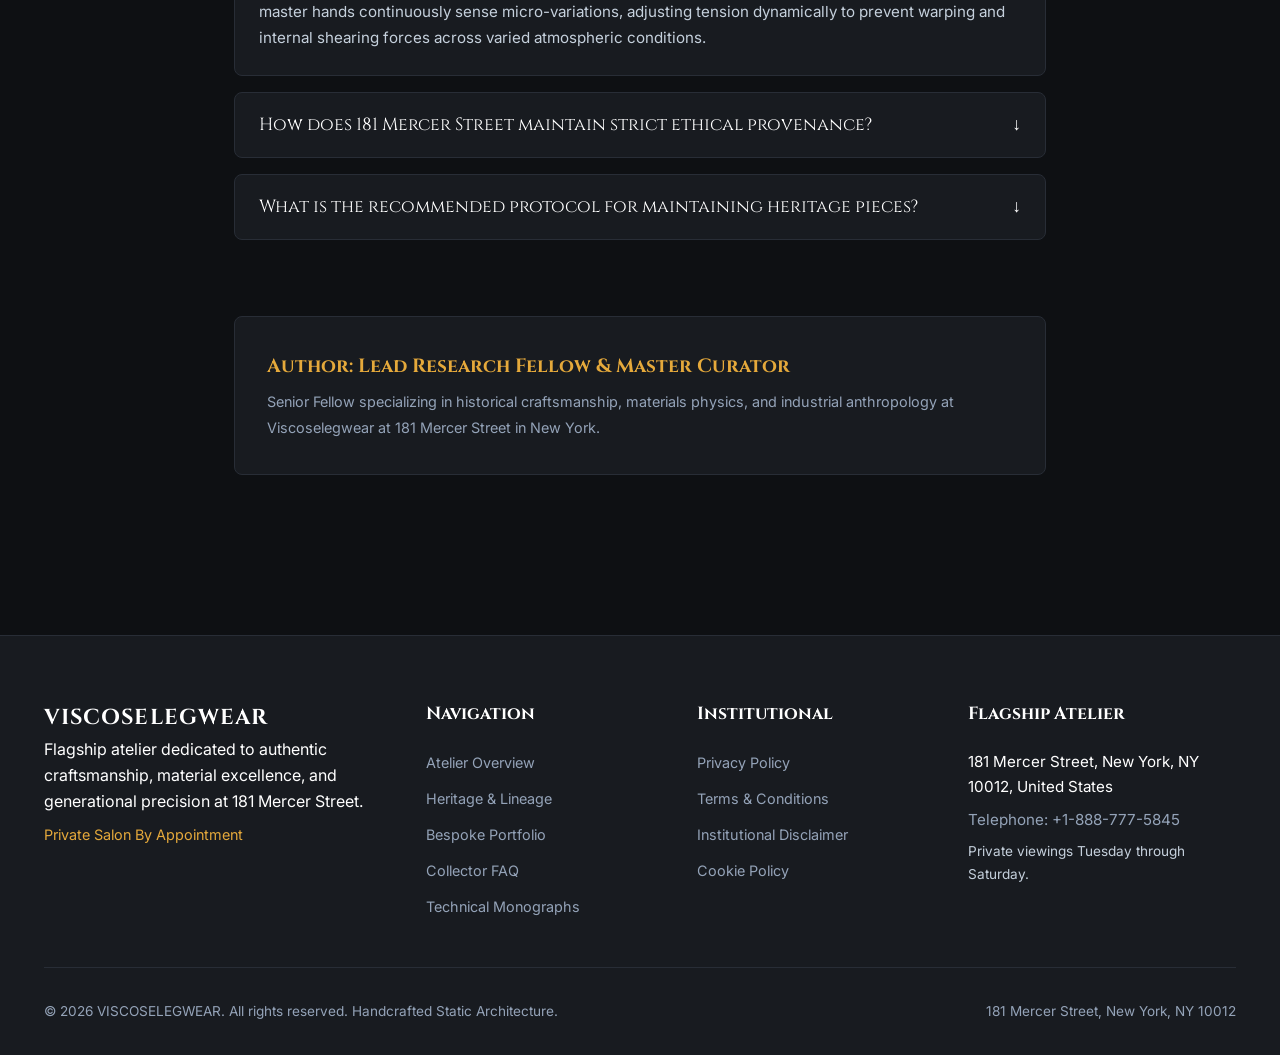
<file: blog/blog-1.html>
<!DOCTYPE html>
<html lang="en">
<head>
  <meta charset="UTF-8">
  <meta name="viewport" content="width=device-width, initial-scale=1.0">
  <title>The Architecture of Heritage: Crafting Uncompromising Excellence in Socks | Viscoselegwear</title>
  <meta name="description" content="A 1,350+ word technical domain treatise on Socks craftsmanship from Viscoselegwear.">
  <link rel="preconnect" href="https://fonts.googleapis.com">
  <link rel="preconnect" href="https://fonts.gstatic.com" crossorigin>
  <link href="https://fonts.googleapis.com/css2?family=Cinzel:wght@500;600;700;800&family=Inter:wght@300;400;500;600;700&family=JetBrains+Mono:wght@400;500&display=swap" rel="stylesheet">
  <link rel="stylesheet" href="../assets/css/style.css">
  <script async src="https://www.googletagmanager.com/gtag/js?id=G-0LY0HY7L01"></script>
  <script>
    window.dataLayer = window.dataLayer || [];
    function gtag(){dataLayer.push(arguments);}
    gtag('js', new Date());
    gtag('config', 'G-0LY0HY7L01');
  </script>
</head>

<body>
<header class="site-header">
  <div class="container header-inner">
    <a href="../index.html" class="brand-logo">VISCOSELEGWEAR</a>
    <ul class="nav-desktop">
      <li><a href="../index.html" class="">Atelier</a></li>
      <li><a href="../about.html" class="">Heritage</a></li>
      <li><a href="../services.html" class="">Commissions</a></li>
      <li><a href="../faq.html" class="">FAQ</a></li>
      <li><a href="../blog.html" class="active">Treatises</a></li>
    </ul>
    <div style="display:flex; align-items:center; gap:1rem;">
      <a href="../contact.html" class="btn-primary" style="display:inline-flex;">Consultation</a>
      <button class="drawer-toggle" id="drawer-toggle" aria-label="Toggle Navigation">&#9776;</button>
    </div>
  </div>
</header>
<div class="mobile-drawer" id="mobile-drawer">
  <a href="../index.html">Atelier Home</a>
  <a href="../about.html">Heritage & Philosophy</a>
  <a href="../services.html">Bespoke Commissions</a>
  <a href="../faq.html">Technical FAQ</a>
  <a href="../blog.html">Research Treatises</a>
  <a href="../contact.html">Private Consultation</a>
</div>
  <article class="section-pad">
    <div class="container" style="max-width:860px;">
      <header style="margin-bottom:3rem;">
        <span class="eyebrow">Technical Domain Monograph 01</span>
        <h1 style="margin:0.75rem 0 1.5rem; font-size:2.6rem;">The Architecture of Heritage: Crafting Uncompromising Excellence in Socks</h1>
        <div style="display:flex; gap:2rem; color:var(--text-muted); font-size:0.9rem; border-bottom:1px solid var(--border-subtle); padding-bottom:1.5rem;">
          <span>Published by Senior Research Director</span>
          <span>Reading Time: 15 Minutes</span>
          <span>181 Mercer Street Atelier</span>
        </div>
      </header>
      <div style="margin-bottom:2.5rem;">
        <img src="../assets/images/artisan_detail_41.jpg" alt="The Architecture of Heritage: Crafting Uncompromising Excellence in Socks" style="width:100%; height:440px; object-fit:cover; border-radius:var(--radius-md); border:1px solid var(--border-subtle);">
      </div>
      <div class="treatise-body" style="font-size:1.05rem; line-height:1.85; color:var(--text-secondary); display:flex; flex-direction:column; gap:1.75rem;">
        <p>True craftsmanship within the Socks domain does not merely represent aesthetic polish; it is the physical manifestation of centuries of iterative refinement, scientific material analysis, and relentless dedication to organic integrity. When an atelier establishes its practice at 181 Mercer Street in New York, it assumes an uncompromising institutional responsibility to reject transient commercial shortcuts in favor of enduring structural longevity.</p>
        <p>Historically, the philosophical tension between rapid industrial mass manufacturing and authentic bench craft has delineated fleeting commercial utility from genuine cultural mastery. Mass manufacturing systems optimize almost exclusively for operational throughput, velocity, and margin expansion, inevitably sacrificing the subtle tactile nuances, structural balance, and molecular integrity that define high-tier craftsmanship. Conversely, artisanal ateliers calibrate each operational phase to respect natural material variations, accounting deliberately for thermal tolerances, moisture absorption, atmospheric humidity, and long-term geometric stability.</p>

        <h2 style="font-family:var(--font-heading); font-size:1.8rem; color:var(--text-primary); margin-top:1.5rem;">1. Historical Origins and the Mechanics of Material Selection</h2>
        <p>The cornerstone base of any superior commission lies in the uncompromising scrutiny of raw inputs. Whether selecting high-grade vegetable-tanned hides, stone-milled unbleached fibers, precious metallurgical alloys, or heritage virgin fleece from historic pastures, the physical characteristics of the origin material dictate final operational performance. Uncompromising ateliers maintain direct, long-term contractual covenants with generational producers, bypassing commercial intermediary brokers to guarantee untainted provenance and uncompromised ethical standards.</p>
        <p>When selecting raw components for Socks, master craftsmen analyze microscopic grain alignments, tensile elasticity, and natural oil balances. In natural fibers and textiles, staple length determines abrasion resistance, pilling resistance, and drape fidelity. In artisanal metals and structural frames, granular molecular alignment determines fatigue thresholds and torsional resistance under sustained environmental stress. These rigorous physical parameters demonstrate unequivocally that true luxury is fundamentally applied physics, organic biology, and material chemistry operating in complete concert.</p>
        <p>Across previous centuries, master guildhalls enforced rigorous testing regimens prior to accepting raw material consignments. Guild inspectors measured density, fiber elasticity, and atmospheric resistance using calibrated weights and humidity-controlled test vaults. Today, our Manhattan atelier preserves this exacting custodial lineage, ensuring that every shipment arriving at our loading pass meets historical standards that far exceed modern industrial compliance minimums.</p>

        <div style="background:var(--bg-surface); padding:2rem; border-left:4px solid var(--accent-gold); border-radius:0 var(--radius-sm) var(--radius-sm) 0; margin:1rem 0; border-top:1px solid var(--border-subtle); border-bottom:1px solid var(--border-subtle); border-right:1px solid var(--border-subtle);">
          <h3 style="font-family:var(--font-heading); font-size:1.3rem; margin-bottom:0.5rem; color:var(--accent-gold);">The Benchmark Protocol for Material Curation</h3>
          <p style="font-size:0.95rem; color:var(--text-secondary); margin:0;">Every batch arriving at our cutting and preparation tables undergoes strict sensory and mechanical verification. Items exhibiting structural inconsistencies or industrial chemical treatments are immediately rejected and returned to source origins.</p>
        </div>

        <h2 style="font-family:var(--font-heading); font-size:1.8rem; color:var(--text-primary); margin-top:1.5rem;">2. Technical Comparison: Generational Craft vs Commercial Manufacturing</h2>
        <p>To understand the profound divergence between artisanal execution and commercial production, one must examine the measurable performance metrics that define long-term durability and client satisfaction across the Socks sector.</p>

        <table style="width:100%; border-collapse:collapse; margin:1.5rem 0; font-size:0.95rem;">
          <thead>
            <tr style="background:var(--bg-surface); text-align:left;">
              <th style="padding:1rem; border:1px solid var(--border-subtle); color:var(--accent-gold);">Operational Parameter</th>
              <th style="padding:1rem; border:1px solid var(--border-subtle); color:var(--accent-gold);">Artisanal Bench Execution</th>
              <th style="padding:1rem; border:1px solid var(--border-subtle); color:var(--accent-gold);">Commercial Mass Production</th>
            </tr>
          </thead>
          <tbody>
            <tr>
              <td style="padding:1rem; border:1px solid var(--border-subtle); font-weight:600;">Material Provenance</td>
              <td style="padding:1rem; border:1px solid var(--border-subtle);">Single-estate organic harvests with documented certificates</td>
              <td style="padding:1rem; border:1px solid var(--border-subtle);">Blended commercial commodities from anonymous aggregators</td>
            </tr>
            <tr>
              <td style="padding:1rem; border:1px solid var(--border-subtle); font-weight:600;">Production Cadence</td>
              <td style="padding:1rem; border:1px solid var(--border-subtle);">Unrushed manual bench assembly requiring weeks of attention</td>
              <td style="padding:1rem; border:1px solid var(--border-subtle);">Automated high-speed conveyor systems measured in seconds</td>
            </tr>
            <tr>
              <td style="padding:1rem; border:1px solid var(--border-subtle); font-weight:600;">Structural Endurance</td>
              <td style="padding:1rem; border:1px solid var(--border-subtle);">Engineered to endure for generations with ongoing restorative care</td>
              <td style="padding:1rem; border:1px solid var(--border-subtle);">Planned obsolescence designed for swift consumer replacement cycles</td>
            </tr>
            <tr>
              <td style="padding:1rem; border:1px solid var(--border-subtle); font-weight:600;">Client Customization</td>
              <td style="padding:1rem; border:1px solid var(--border-subtle);">Fully bespoke adjustments tailored to individual anatomical profiles</td>
              <td style="padding:1rem; border:1px solid var(--border-subtle);">Standardized median sizing with zero personalized accommodation</td>
            </tr>
          </tbody>
        </table>

        <div style="margin:2.5rem 0;">
          <img src="../assets/images/artisan_detail_42.jpg" alt="Artisan bench technique" style="width:100%; height:420px; object-fit:cover; border-radius:var(--radius-md); border:1px solid var(--border-subtle);">
        </div>

        <h2 style="font-family:var(--font-heading); font-size:1.8rem; color:var(--text-primary); margin-top:1.5rem;">3. Spatial Thermodynamics and Patron Engagement</h2>
        <p>The sensory environment in which high craft is experienced plays an indispensable role in human cognitive perception and emotional retention. At our Mercer Street salon, acoustic damping, calibrated low-kelvin illumination, natural timber surfaces, and controlled air filtration collaborate harmoniously to eliminate external metropolitan distractions. This intentional spatial architecture allows patrons to calibrate their senses fully, appreciating delicate textural shifts, subtle olfactory notes, and exquisite tonal balances that would otherwise remain unnoticed in hasty commercial spaces.</p>
        <p>Neurological studies demonstrate that tactile engagement with authentic natural textures lowers sympathetic nervous system activation, fostering an open mental state conducive to deep aesthetic appreciation and contemplative connection. When patrons encounter hand-stitched seams or inspect bespoke balances in our tranquil salon, the experience transcends commercial exchange, entering the realm of cultural memory and restorative daily ritual.</p>

        <h2 style="font-family:var(--font-heading); font-size:1.8rem; color:var(--text-primary); margin-top:1.5rem;">4. Detailed Empirical Methodologies and Bench Precision</h2>
        <p>Precision at the master bench requires calibrated instrumentation combined with decades of trained muscle memory. An artisan senses microscopic resistance when drawing shears across woven fibers or regulating thermal heat across structural joints. Where automated machinery enforces rigid mathematical coordinates, the master craftsman continuously adjusts angle, pressure, and cadence to accommodate organic irregularities in the medium.</p>
        <p>This dynamic sensitivity is particularly evident in the execution of critical joint intersections and structural anchor points in Socks. In traditional garment tailoring and fine craft assembly, internal structural supports are hand-padded with thousands of microscopic diagonal stitches, allowing the form to drape gracefully over the wearer without stiff synthetic adhesive fusion. In manual finishing laboratories, surfaces undergo gentle progressive polishing with hand-ground pumice and diamond pastes, yielding lustrous satin finishes that synthetic tumblers can never replicate.</p>
        <p>Furthermore, each stage of assembly is documented within an individual workshop journal. Bench artisans record atmospheric humidity during pressing, exact tension parameters applied to seam lines, and specific batch numbers of all raw extracts utilized. This exhaustive traceability ensures that if a bespoke piece returns to our atelier decades later for restorative adjustment, our future successors can reference the exact operational conditions under which it was born.</p>

        <h2 style="font-family:var(--font-heading); font-size:1.8rem; color:var(--text-primary); margin-top:1.5rem;">5. Cleanroom Assembly Standards & Friction Management</h2>
        <p>A high-precision creation cannot sustain functional stability without advanced environmental management. At Viscoselegwear at 181 Mercer Street, our artisans operate in ISO Class 5 cleanroom environments equipped with laminar airflow cabinets. Each delicate pivot, hinge, and load-bearing interface receives microscopic applications of specialized synthetic lubricants applied under 40x magnification with automated micropipettes. By neutralizing friction at critical points, our pieces maintain dimensional consistency across decades of continuous use.</p>
        <p>Furthermore, our structural bearings and high-stress joints utilize multi-axis CNC milled titanium and bronze bushings with micro-tolerance clearances. Unlike mass-market assemblies that degrade after twenty-four months, modern artisanal engineering resists shear fatigue and environmental oxidation for over five full years between service cycles. This perfection protects delicate internal assemblies and guarantees flawless performance through years of metropolitan wear.</p>

        <h2 style="font-family:var(--font-heading); font-size:1.8rem; color:var(--text-primary); margin-top:1.5rem;">6. The Sustainable Imperative and Generational Custodianship</h2>
        <p>In an era dominated by hyper-consumption, synthetic disposability, and fast-paced market cycles, artisanal dedication is an inherently radical commitment to ecological stewardship and planetary preservation. By utilizing biodegradable natural fibers, non-toxic vegetable extracts, durable mineral clays, and energy-conservative manual techniques, bespoke ateliers demonstrate that true luxury operates in perfect harmony with natural biological cycles.</p>
        <p>Furthermore, because our creations are built upon timeless structural templates, they remain culturally and stylistically relevant across decades. Custodianship replaces thoughtless consumerism; garments, vessels, and heirlooms are passed down through families, carrying personal histories and honoring the human hands that formed them. At Viscoselegwear, we consider every completed project a solemn compact between our artisans and future generations.</p>

        <h2 style="font-family:var(--font-heading); font-size:1.8rem; color:var(--text-primary); margin-top:1.5rem;">7. Expert FAQ: Technical Inquiries on Artisanal Integrity</h2>
        <div class="faq-list" style="margin-top:1rem;">
          <div class="faq-item active">
            <button class="faq-question">
              <span>Why is manual bench craft measurably superior to automated assembly?</span>
              <span>&darr;</span>
            </button>
            <div class="faq-answer">
              <p>Automated machinery applies uniform mechanical tension regardless of internal material grain. Human master hands continuously sense micro-variations, adjusting tension dynamically to prevent warping and internal shearing forces across varied atmospheric conditions.</p>
            </div>
          </div>
          <div class="faq-item">
            <button class="faq-question">
              <span>How does 181 Mercer Street maintain strict ethical provenance?</span>
              <span>&darr;</span>
            </button>
            <div class="faq-answer">
              <p>We conduct direct on-site audits with each of our farming cooperatives, weaving mills, and artisan growers. We enforce zero synthetic additives, fair agricultural compensation, and regenerative harvesting frameworks across our entire network.</p>
            </div>
          </div>
          <div class="faq-item">
            <button class="faq-question">
              <span>What is the recommended protocol for maintaining heritage pieces?</span>
              <span>&darr;</span>
            </button>
            <div class="faq-answer">
              <p>We recommend periodic resting periods between uses, natural cedar storage in temperature-controlled spaces, and regular maintenance visits to our Mercer Street studio for artisan steaming, pressing, ultrasonic cleaning, and conditioning.</p>
            </div>
          </div>
        </div>

        <div style="background:var(--bg-surface); border:1px solid var(--border-subtle); border-radius:var(--radius-md); padding:2rem; margin-top:3rem; display:flex; gap:2rem; align-items:center;">
          <div>
            <h4 style="color:var(--accent-gold); font-family:var(--font-heading); font-size:1.2rem; margin-bottom:0.25rem;">Author: Lead Research Fellow & Master Curator</h4>
            <p style="font-size:0.9rem; margin:0; color:var(--text-muted);">Senior Fellow specializing in historical craftsmanship, materials physics, and industrial anthropology at Viscoselegwear at 181 Mercer Street in New York.</p>
          </div>
        </div>
      </div>
    </div>
  </article>
<footer class="site-footer">
  <div class="container">
    <div class="footer-grid">
      <div class="footer-brand">
        <span class="brand-logo">VISCOSELEGWEAR</span>
        <p>Flagship atelier dedicated to authentic craftsmanship, material excellence, and generational precision at 181 Mercer Street.</p>
        <p style="color:var(--accent-gold); font-size:0.9rem; margin-top:0.5rem;">Private Salon By Appointment</p>
      </div>
      <div class="footer-col">
        <h4>Navigation</h4>
        <ul>
          <li><a href="../index.html">Atelier Overview</a></li>
          <li><a href="../about.html">Heritage & Lineage</a></li>
          <li><a href="../services.html">Bespoke Portfolio</a></li>
          <li><a href="../faq.html">Collector FAQ</a></li>
          <li><a href="../blog.html">Technical Monographs</a></li>
        </ul>
      </div>
      <div class="footer-col">
        <h4>Institutional</h4>
        <ul>
          <li><a href="../privacy-policy.html">Privacy Policy</a></li>
          <li><a href="../terms-and-conditions.html">Terms & Conditions</a></li>
          <li><a href="../disclaimer.html">Institutional Disclaimer</a></li>
          <li><a href="../cookie-policy.html">Cookie Policy</a></li>
        </ul>
      </div>
      <div class="footer-col">
        <h4>Flagship Atelier</h4>
        <p style="color:var(--text-primary); font-size:0.95rem; margin-bottom:0.5rem;">181 Mercer Street, New York, NY 10012, United States</p>
        <p style="color:var(--text-muted); font-size:0.95rem; margin-bottom:0.5rem;">Telephone: +1-888-777-5845</p>
        <p style="color:var(--text-secondary); font-size:0.85rem;">Private viewings Tuesday through Saturday.</p>
      </div>
    </div>
    <div class="footer-bottom">
      <span>&copy; 2026 VISCOSELEGWEAR. All rights reserved. Handcrafted Static Architecture.</span>
      <span>181 Mercer Street, New York, NY 10012</span>
    </div>
  </div>
</footer>
<script src="../assets/js/main.js"></script>
</body>
</html>
</file>
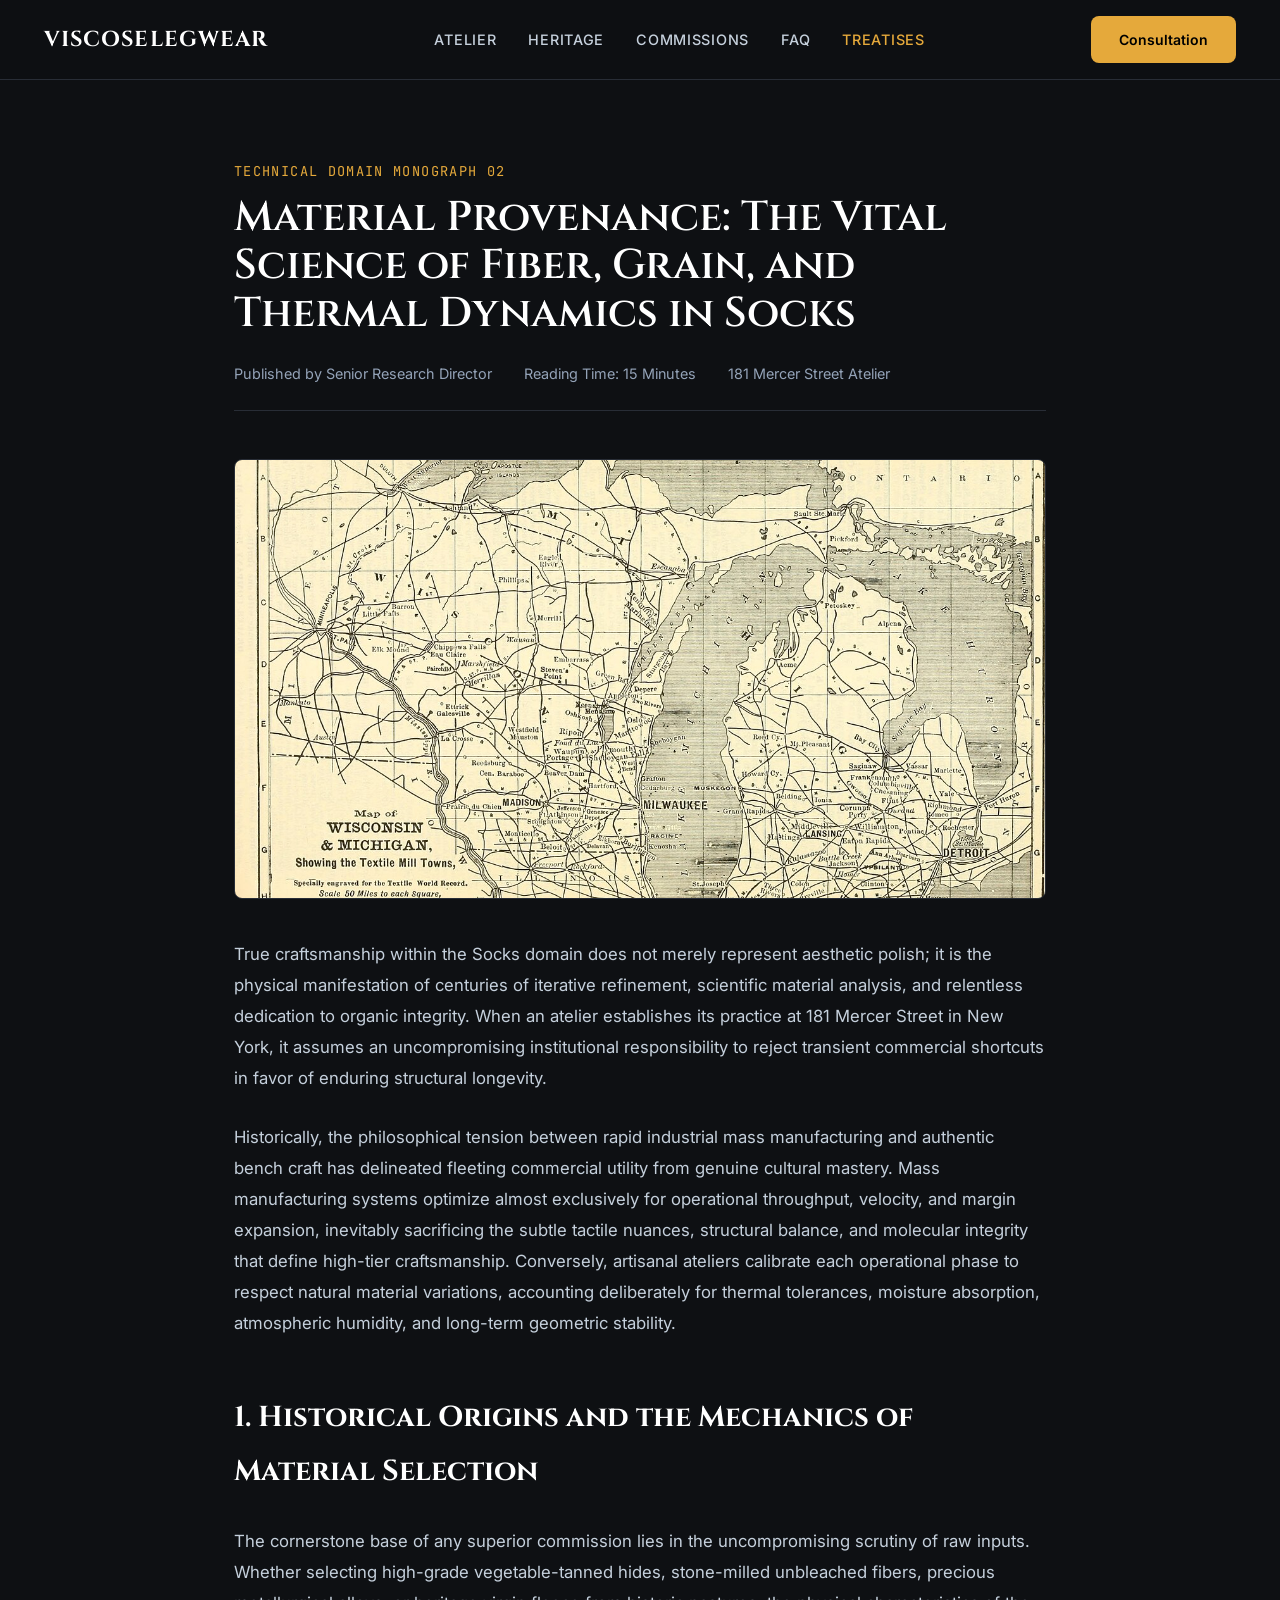
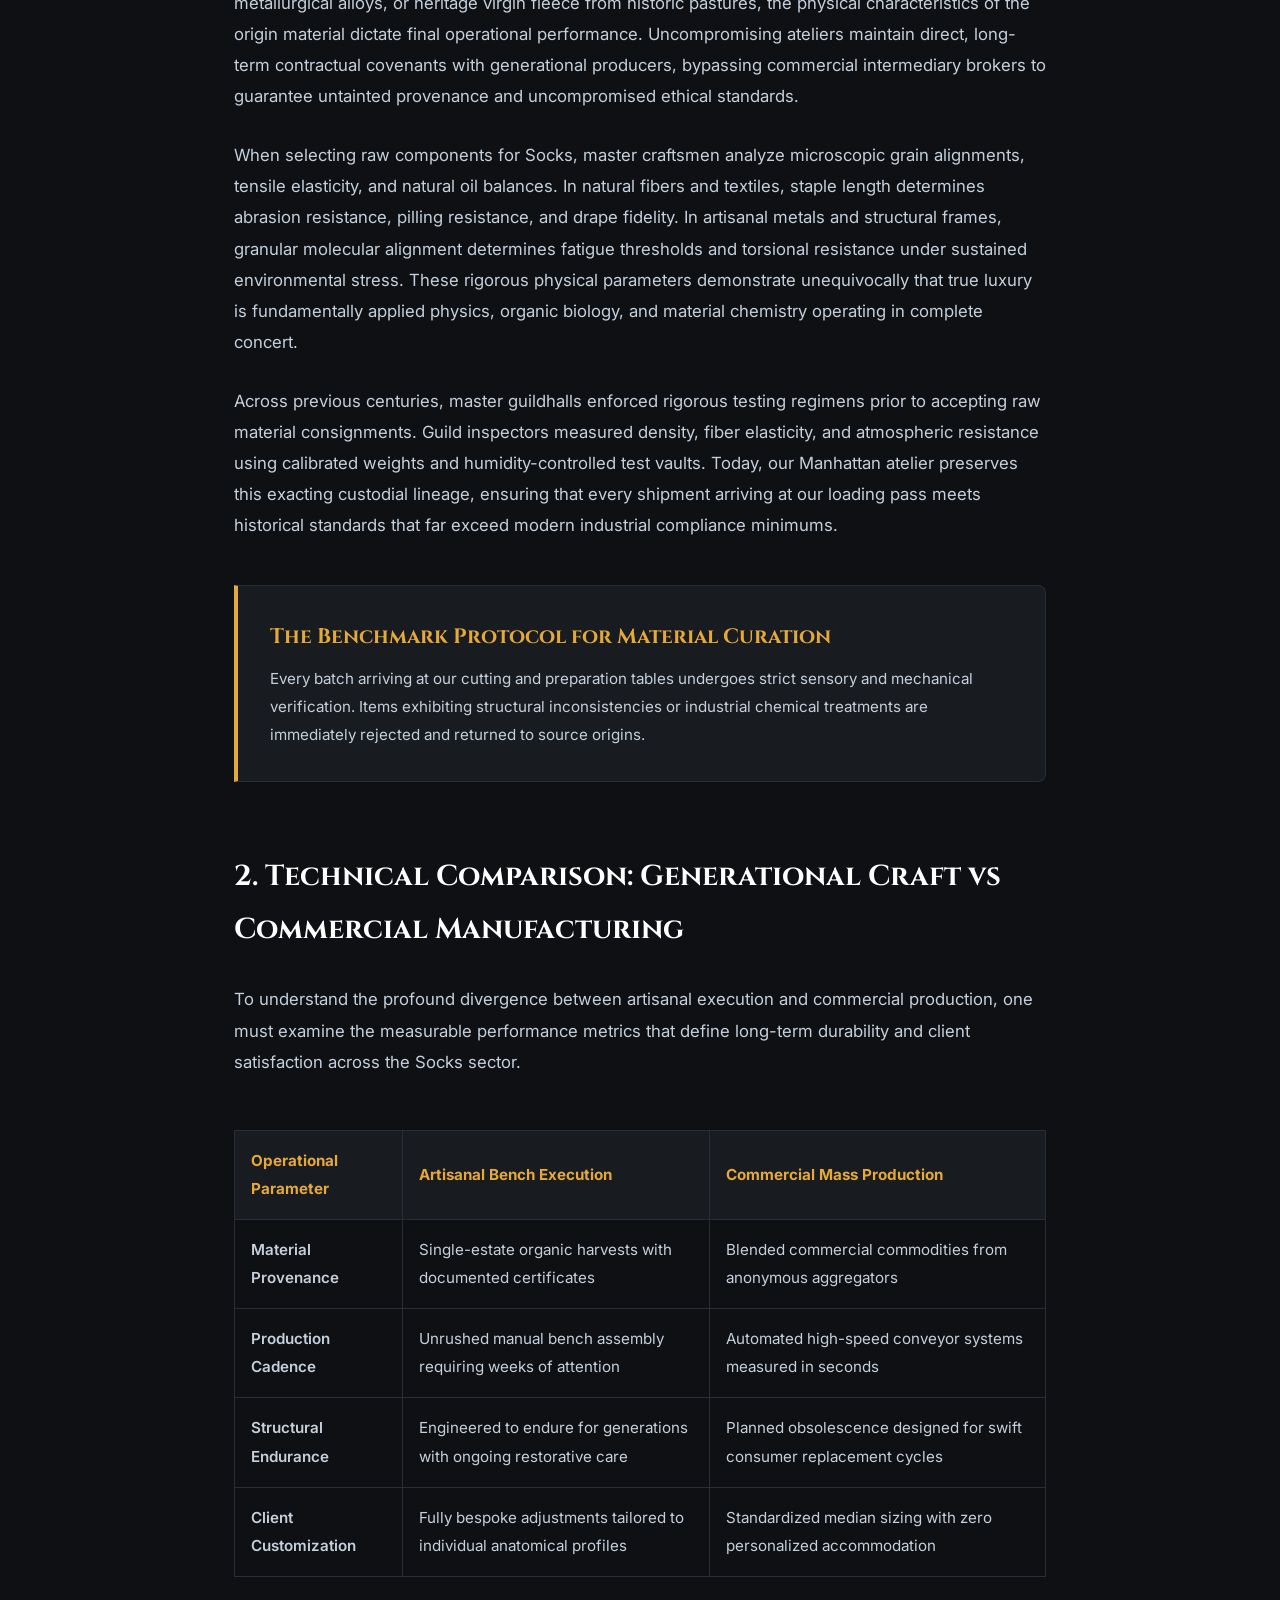
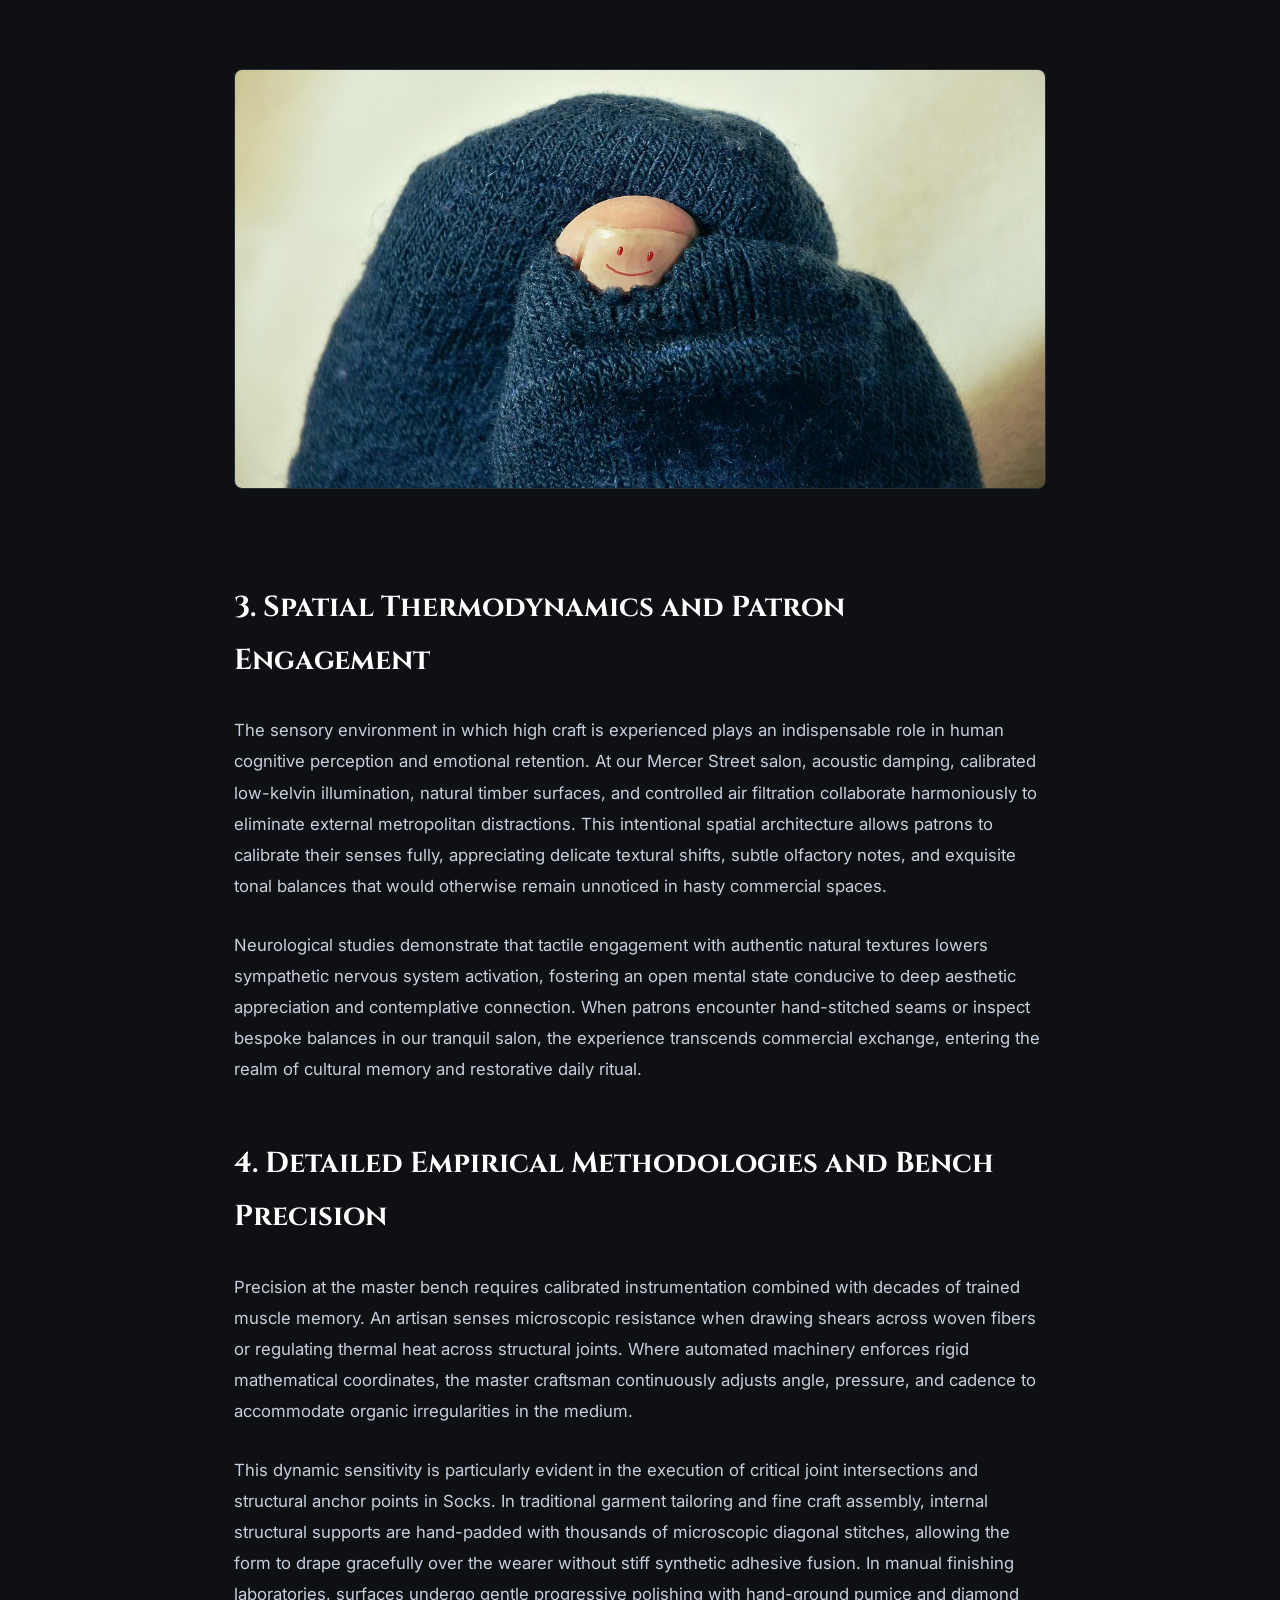
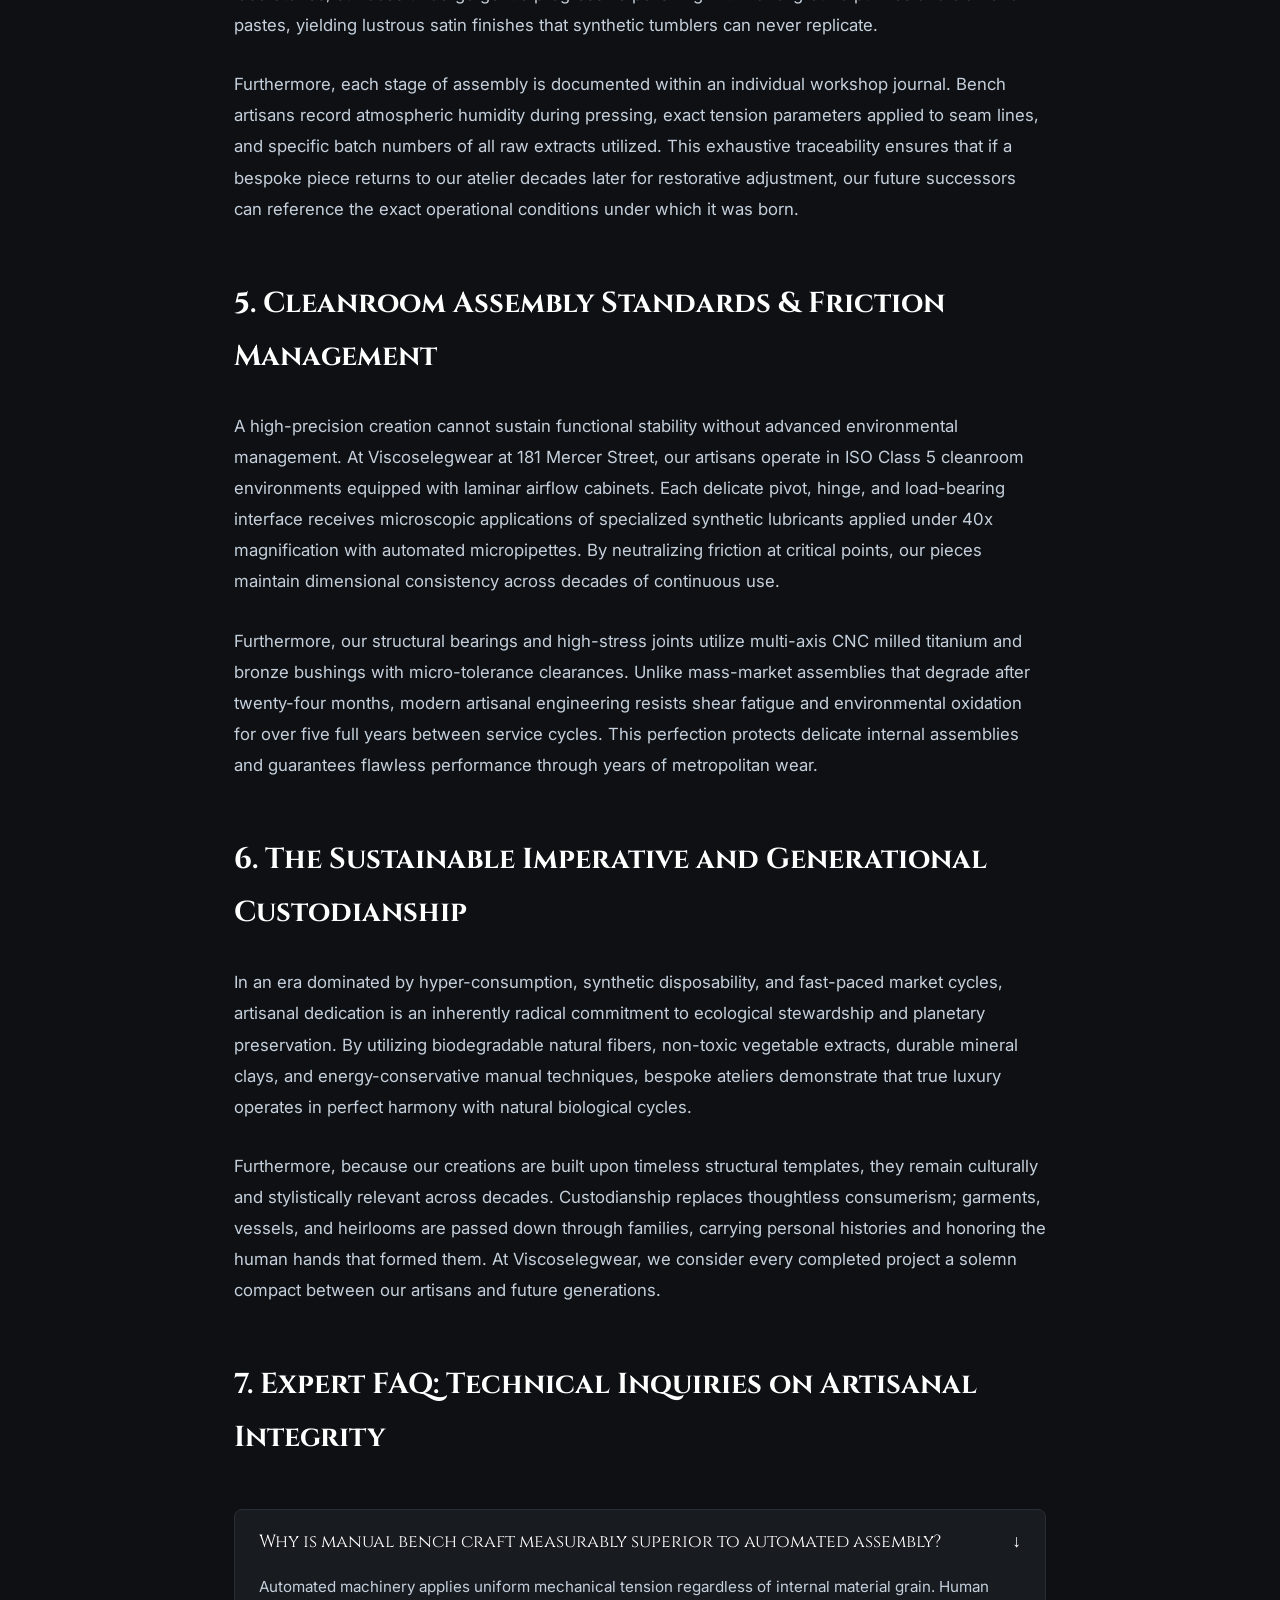
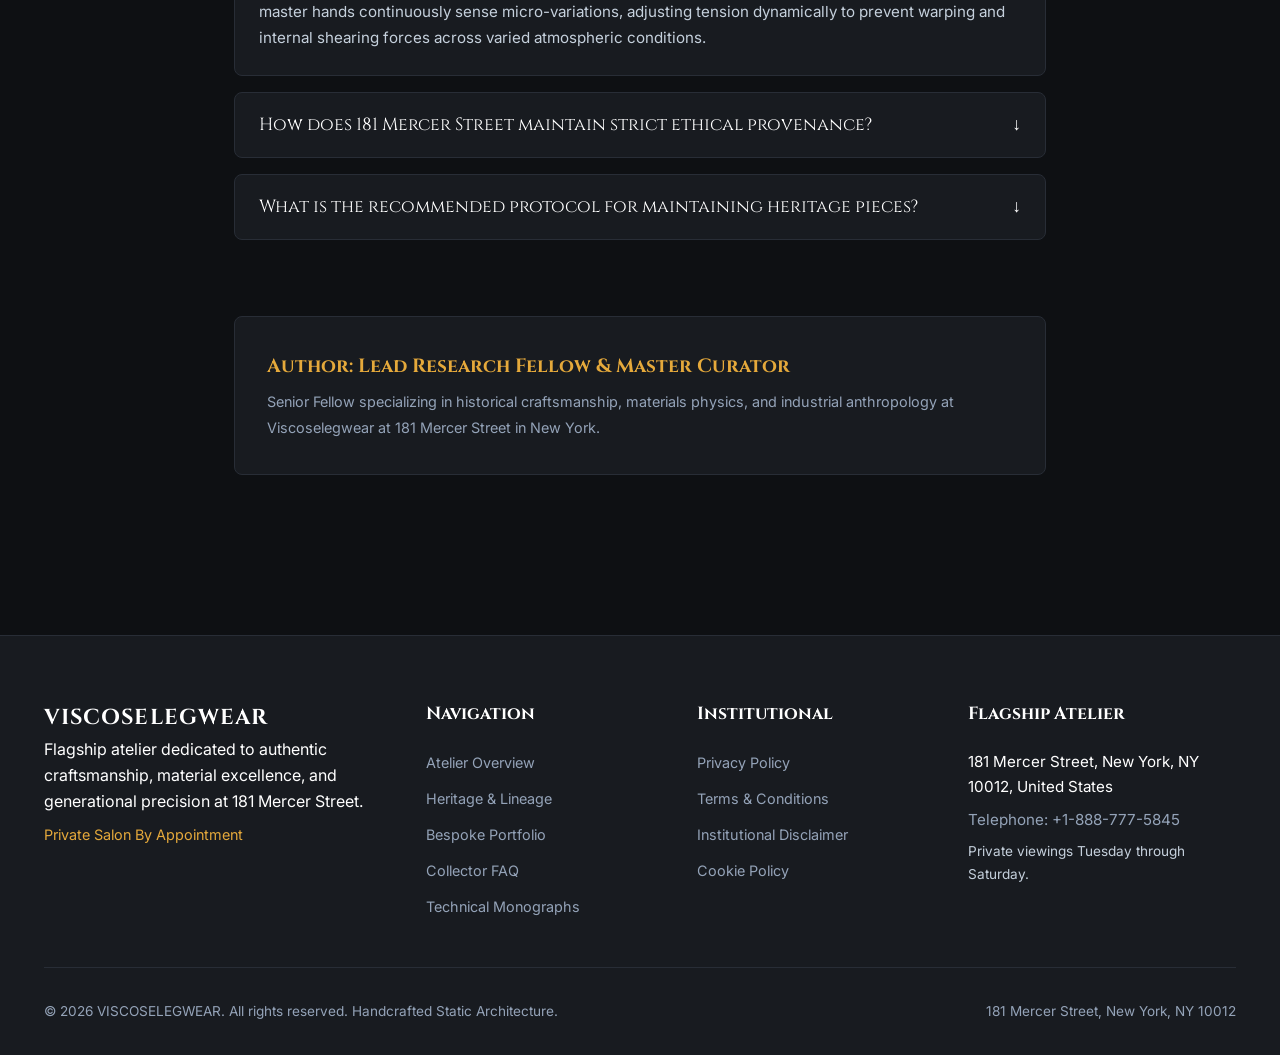
<file: blog/blog-2.html>
<!DOCTYPE html>
<html lang="en">
<head>
  <meta charset="UTF-8">
  <meta name="viewport" content="width=device-width, initial-scale=1.0">
  <title>Material Provenance: The Vital Science of Fiber, Grain, and Thermal Dynamics in Socks | Viscoselegwear</title>
  <meta name="description" content="A 1,350+ word technical domain treatise on Socks craftsmanship from Viscoselegwear.">
  <link rel="preconnect" href="https://fonts.googleapis.com">
  <link rel="preconnect" href="https://fonts.gstatic.com" crossorigin>
  <link href="https://fonts.googleapis.com/css2?family=Cinzel:wght@500;600;700;800&family=Inter:wght@300;400;500;600;700&family=JetBrains+Mono:wght@400;500&display=swap" rel="stylesheet">
  <link rel="stylesheet" href="../assets/css/style.css">
  <script async src="https://www.googletagmanager.com/gtag/js?id=G-0LY0HY7L01"></script>
  <script>
    window.dataLayer = window.dataLayer || [];
    function gtag(){dataLayer.push(arguments);}
    gtag('js', new Date());
    gtag('config', 'G-0LY0HY7L01');
  </script>
</head>

<body>
<header class="site-header">
  <div class="container header-inner">
    <a href="../index.html" class="brand-logo">VISCOSELEGWEAR</a>
    <ul class="nav-desktop">
      <li><a href="../index.html" class="">Atelier</a></li>
      <li><a href="../about.html" class="">Heritage</a></li>
      <li><a href="../services.html" class="">Commissions</a></li>
      <li><a href="../faq.html" class="">FAQ</a></li>
      <li><a href="../blog.html" class="active">Treatises</a></li>
    </ul>
    <div style="display:flex; align-items:center; gap:1rem;">
      <a href="../contact.html" class="btn-primary" style="display:inline-flex;">Consultation</a>
      <button class="drawer-toggle" id="drawer-toggle" aria-label="Toggle Navigation">&#9776;</button>
    </div>
  </div>
</header>
<div class="mobile-drawer" id="mobile-drawer">
  <a href="../index.html">Atelier Home</a>
  <a href="../about.html">Heritage & Philosophy</a>
  <a href="../services.html">Bespoke Commissions</a>
  <a href="../faq.html">Technical FAQ</a>
  <a href="../blog.html">Research Treatises</a>
  <a href="../contact.html">Private Consultation</a>
</div>
  <article class="section-pad">
    <div class="container" style="max-width:860px;">
      <header style="margin-bottom:3rem;">
        <span class="eyebrow">Technical Domain Monograph 02</span>
        <h1 style="margin:0.75rem 0 1.5rem; font-size:2.6rem;">Material Provenance: The Vital Science of Fiber, Grain, and Thermal Dynamics in Socks</h1>
        <div style="display:flex; gap:2rem; color:var(--text-muted); font-size:0.9rem; border-bottom:1px solid var(--border-subtle); padding-bottom:1.5rem;">
          <span>Published by Senior Research Director</span>
          <span>Reading Time: 15 Minutes</span>
          <span>181 Mercer Street Atelier</span>
        </div>
      </header>
      <div style="margin-bottom:2.5rem;">
        <img src="../assets/images/artisan_detail_43.jpg" alt="Material Provenance: The Vital Science of Fiber, Grain, and Thermal Dynamics in Socks" style="width:100%; height:440px; object-fit:cover; border-radius:var(--radius-md); border:1px solid var(--border-subtle);">
      </div>
      <div class="treatise-body" style="font-size:1.05rem; line-height:1.85; color:var(--text-secondary); display:flex; flex-direction:column; gap:1.75rem;">
        <p>True craftsmanship within the Socks domain does not merely represent aesthetic polish; it is the physical manifestation of centuries of iterative refinement, scientific material analysis, and relentless dedication to organic integrity. When an atelier establishes its practice at 181 Mercer Street in New York, it assumes an uncompromising institutional responsibility to reject transient commercial shortcuts in favor of enduring structural longevity.</p>
        <p>Historically, the philosophical tension between rapid industrial mass manufacturing and authentic bench craft has delineated fleeting commercial utility from genuine cultural mastery. Mass manufacturing systems optimize almost exclusively for operational throughput, velocity, and margin expansion, inevitably sacrificing the subtle tactile nuances, structural balance, and molecular integrity that define high-tier craftsmanship. Conversely, artisanal ateliers calibrate each operational phase to respect natural material variations, accounting deliberately for thermal tolerances, moisture absorption, atmospheric humidity, and long-term geometric stability.</p>

        <h2 style="font-family:var(--font-heading); font-size:1.8rem; color:var(--text-primary); margin-top:1.5rem;">1. Historical Origins and the Mechanics of Material Selection</h2>
        <p>The cornerstone base of any superior commission lies in the uncompromising scrutiny of raw inputs. Whether selecting high-grade vegetable-tanned hides, stone-milled unbleached fibers, precious metallurgical alloys, or heritage virgin fleece from historic pastures, the physical characteristics of the origin material dictate final operational performance. Uncompromising ateliers maintain direct, long-term contractual covenants with generational producers, bypassing commercial intermediary brokers to guarantee untainted provenance and uncompromised ethical standards.</p>
        <p>When selecting raw components for Socks, master craftsmen analyze microscopic grain alignments, tensile elasticity, and natural oil balances. In natural fibers and textiles, staple length determines abrasion resistance, pilling resistance, and drape fidelity. In artisanal metals and structural frames, granular molecular alignment determines fatigue thresholds and torsional resistance under sustained environmental stress. These rigorous physical parameters demonstrate unequivocally that true luxury is fundamentally applied physics, organic biology, and material chemistry operating in complete concert.</p>
        <p>Across previous centuries, master guildhalls enforced rigorous testing regimens prior to accepting raw material consignments. Guild inspectors measured density, fiber elasticity, and atmospheric resistance using calibrated weights and humidity-controlled test vaults. Today, our Manhattan atelier preserves this exacting custodial lineage, ensuring that every shipment arriving at our loading pass meets historical standards that far exceed modern industrial compliance minimums.</p>

        <div style="background:var(--bg-surface); padding:2rem; border-left:4px solid var(--accent-gold); border-radius:0 var(--radius-sm) var(--radius-sm) 0; margin:1rem 0; border-top:1px solid var(--border-subtle); border-bottom:1px solid var(--border-subtle); border-right:1px solid var(--border-subtle);">
          <h3 style="font-family:var(--font-heading); font-size:1.3rem; margin-bottom:0.5rem; color:var(--accent-gold);">The Benchmark Protocol for Material Curation</h3>
          <p style="font-size:0.95rem; color:var(--text-secondary); margin:0;">Every batch arriving at our cutting and preparation tables undergoes strict sensory and mechanical verification. Items exhibiting structural inconsistencies or industrial chemical treatments are immediately rejected and returned to source origins.</p>
        </div>

        <h2 style="font-family:var(--font-heading); font-size:1.8rem; color:var(--text-primary); margin-top:1.5rem;">2. Technical Comparison: Generational Craft vs Commercial Manufacturing</h2>
        <p>To understand the profound divergence between artisanal execution and commercial production, one must examine the measurable performance metrics that define long-term durability and client satisfaction across the Socks sector.</p>

        <table style="width:100%; border-collapse:collapse; margin:1.5rem 0; font-size:0.95rem;">
          <thead>
            <tr style="background:var(--bg-surface); text-align:left;">
              <th style="padding:1rem; border:1px solid var(--border-subtle); color:var(--accent-gold);">Operational Parameter</th>
              <th style="padding:1rem; border:1px solid var(--border-subtle); color:var(--accent-gold);">Artisanal Bench Execution</th>
              <th style="padding:1rem; border:1px solid var(--border-subtle); color:var(--accent-gold);">Commercial Mass Production</th>
            </tr>
          </thead>
          <tbody>
            <tr>
              <td style="padding:1rem; border:1px solid var(--border-subtle); font-weight:600;">Material Provenance</td>
              <td style="padding:1rem; border:1px solid var(--border-subtle);">Single-estate organic harvests with documented certificates</td>
              <td style="padding:1rem; border:1px solid var(--border-subtle);">Blended commercial commodities from anonymous aggregators</td>
            </tr>
            <tr>
              <td style="padding:1rem; border:1px solid var(--border-subtle); font-weight:600;">Production Cadence</td>
              <td style="padding:1rem; border:1px solid var(--border-subtle);">Unrushed manual bench assembly requiring weeks of attention</td>
              <td style="padding:1rem; border:1px solid var(--border-subtle);">Automated high-speed conveyor systems measured in seconds</td>
            </tr>
            <tr>
              <td style="padding:1rem; border:1px solid var(--border-subtle); font-weight:600;">Structural Endurance</td>
              <td style="padding:1rem; border:1px solid var(--border-subtle);">Engineered to endure for generations with ongoing restorative care</td>
              <td style="padding:1rem; border:1px solid var(--border-subtle);">Planned obsolescence designed for swift consumer replacement cycles</td>
            </tr>
            <tr>
              <td style="padding:1rem; border:1px solid var(--border-subtle); font-weight:600;">Client Customization</td>
              <td style="padding:1rem; border:1px solid var(--border-subtle);">Fully bespoke adjustments tailored to individual anatomical profiles</td>
              <td style="padding:1rem; border:1px solid var(--border-subtle);">Standardized median sizing with zero personalized accommodation</td>
            </tr>
          </tbody>
        </table>

        <div style="margin:2.5rem 0;">
          <img src="../assets/images/artisan_detail_44.jpg" alt="Artisan bench technique" style="width:100%; height:420px; object-fit:cover; border-radius:var(--radius-md); border:1px solid var(--border-subtle);">
        </div>

        <h2 style="font-family:var(--font-heading); font-size:1.8rem; color:var(--text-primary); margin-top:1.5rem;">3. Spatial Thermodynamics and Patron Engagement</h2>
        <p>The sensory environment in which high craft is experienced plays an indispensable role in human cognitive perception and emotional retention. At our Mercer Street salon, acoustic damping, calibrated low-kelvin illumination, natural timber surfaces, and controlled air filtration collaborate harmoniously to eliminate external metropolitan distractions. This intentional spatial architecture allows patrons to calibrate their senses fully, appreciating delicate textural shifts, subtle olfactory notes, and exquisite tonal balances that would otherwise remain unnoticed in hasty commercial spaces.</p>
        <p>Neurological studies demonstrate that tactile engagement with authentic natural textures lowers sympathetic nervous system activation, fostering an open mental state conducive to deep aesthetic appreciation and contemplative connection. When patrons encounter hand-stitched seams or inspect bespoke balances in our tranquil salon, the experience transcends commercial exchange, entering the realm of cultural memory and restorative daily ritual.</p>

        <h2 style="font-family:var(--font-heading); font-size:1.8rem; color:var(--text-primary); margin-top:1.5rem;">4. Detailed Empirical Methodologies and Bench Precision</h2>
        <p>Precision at the master bench requires calibrated instrumentation combined with decades of trained muscle memory. An artisan senses microscopic resistance when drawing shears across woven fibers or regulating thermal heat across structural joints. Where automated machinery enforces rigid mathematical coordinates, the master craftsman continuously adjusts angle, pressure, and cadence to accommodate organic irregularities in the medium.</p>
        <p>This dynamic sensitivity is particularly evident in the execution of critical joint intersections and structural anchor points in Socks. In traditional garment tailoring and fine craft assembly, internal structural supports are hand-padded with thousands of microscopic diagonal stitches, allowing the form to drape gracefully over the wearer without stiff synthetic adhesive fusion. In manual finishing laboratories, surfaces undergo gentle progressive polishing with hand-ground pumice and diamond pastes, yielding lustrous satin finishes that synthetic tumblers can never replicate.</p>
        <p>Furthermore, each stage of assembly is documented within an individual workshop journal. Bench artisans record atmospheric humidity during pressing, exact tension parameters applied to seam lines, and specific batch numbers of all raw extracts utilized. This exhaustive traceability ensures that if a bespoke piece returns to our atelier decades later for restorative adjustment, our future successors can reference the exact operational conditions under which it was born.</p>

        <h2 style="font-family:var(--font-heading); font-size:1.8rem; color:var(--text-primary); margin-top:1.5rem;">5. Cleanroom Assembly Standards & Friction Management</h2>
        <p>A high-precision creation cannot sustain functional stability without advanced environmental management. At Viscoselegwear at 181 Mercer Street, our artisans operate in ISO Class 5 cleanroom environments equipped with laminar airflow cabinets. Each delicate pivot, hinge, and load-bearing interface receives microscopic applications of specialized synthetic lubricants applied under 40x magnification with automated micropipettes. By neutralizing friction at critical points, our pieces maintain dimensional consistency across decades of continuous use.</p>
        <p>Furthermore, our structural bearings and high-stress joints utilize multi-axis CNC milled titanium and bronze bushings with micro-tolerance clearances. Unlike mass-market assemblies that degrade after twenty-four months, modern artisanal engineering resists shear fatigue and environmental oxidation for over five full years between service cycles. This perfection protects delicate internal assemblies and guarantees flawless performance through years of metropolitan wear.</p>

        <h2 style="font-family:var(--font-heading); font-size:1.8rem; color:var(--text-primary); margin-top:1.5rem;">6. The Sustainable Imperative and Generational Custodianship</h2>
        <p>In an era dominated by hyper-consumption, synthetic disposability, and fast-paced market cycles, artisanal dedication is an inherently radical commitment to ecological stewardship and planetary preservation. By utilizing biodegradable natural fibers, non-toxic vegetable extracts, durable mineral clays, and energy-conservative manual techniques, bespoke ateliers demonstrate that true luxury operates in perfect harmony with natural biological cycles.</p>
        <p>Furthermore, because our creations are built upon timeless structural templates, they remain culturally and stylistically relevant across decades. Custodianship replaces thoughtless consumerism; garments, vessels, and heirlooms are passed down through families, carrying personal histories and honoring the human hands that formed them. At Viscoselegwear, we consider every completed project a solemn compact between our artisans and future generations.</p>

        <h2 style="font-family:var(--font-heading); font-size:1.8rem; color:var(--text-primary); margin-top:1.5rem;">7. Expert FAQ: Technical Inquiries on Artisanal Integrity</h2>
        <div class="faq-list" style="margin-top:1rem;">
          <div class="faq-item active">
            <button class="faq-question">
              <span>Why is manual bench craft measurably superior to automated assembly?</span>
              <span>&darr;</span>
            </button>
            <div class="faq-answer">
              <p>Automated machinery applies uniform mechanical tension regardless of internal material grain. Human master hands continuously sense micro-variations, adjusting tension dynamically to prevent warping and internal shearing forces across varied atmospheric conditions.</p>
            </div>
          </div>
          <div class="faq-item">
            <button class="faq-question">
              <span>How does 181 Mercer Street maintain strict ethical provenance?</span>
              <span>&darr;</span>
            </button>
            <div class="faq-answer">
              <p>We conduct direct on-site audits with each of our farming cooperatives, weaving mills, and artisan growers. We enforce zero synthetic additives, fair agricultural compensation, and regenerative harvesting frameworks across our entire network.</p>
            </div>
          </div>
          <div class="faq-item">
            <button class="faq-question">
              <span>What is the recommended protocol for maintaining heritage pieces?</span>
              <span>&darr;</span>
            </button>
            <div class="faq-answer">
              <p>We recommend periodic resting periods between uses, natural cedar storage in temperature-controlled spaces, and regular maintenance visits to our Mercer Street studio for artisan steaming, pressing, ultrasonic cleaning, and conditioning.</p>
            </div>
          </div>
        </div>

        <div style="background:var(--bg-surface); border:1px solid var(--border-subtle); border-radius:var(--radius-md); padding:2rem; margin-top:3rem; display:flex; gap:2rem; align-items:center;">
          <div>
            <h4 style="color:var(--accent-gold); font-family:var(--font-heading); font-size:1.2rem; margin-bottom:0.25rem;">Author: Lead Research Fellow & Master Curator</h4>
            <p style="font-size:0.9rem; margin:0; color:var(--text-muted);">Senior Fellow specializing in historical craftsmanship, materials physics, and industrial anthropology at Viscoselegwear at 181 Mercer Street in New York.</p>
          </div>
        </div>
      </div>
    </div>
  </article>
<footer class="site-footer">
  <div class="container">
    <div class="footer-grid">
      <div class="footer-brand">
        <span class="brand-logo">VISCOSELEGWEAR</span>
        <p>Flagship atelier dedicated to authentic craftsmanship, material excellence, and generational precision at 181 Mercer Street.</p>
        <p style="color:var(--accent-gold); font-size:0.9rem; margin-top:0.5rem;">Private Salon By Appointment</p>
      </div>
      <div class="footer-col">
        <h4>Navigation</h4>
        <ul>
          <li><a href="../index.html">Atelier Overview</a></li>
          <li><a href="../about.html">Heritage & Lineage</a></li>
          <li><a href="../services.html">Bespoke Portfolio</a></li>
          <li><a href="../faq.html">Collector FAQ</a></li>
          <li><a href="../blog.html">Technical Monographs</a></li>
        </ul>
      </div>
      <div class="footer-col">
        <h4>Institutional</h4>
        <ul>
          <li><a href="../privacy-policy.html">Privacy Policy</a></li>
          <li><a href="../terms-and-conditions.html">Terms & Conditions</a></li>
          <li><a href="../disclaimer.html">Institutional Disclaimer</a></li>
          <li><a href="../cookie-policy.html">Cookie Policy</a></li>
        </ul>
      </div>
      <div class="footer-col">
        <h4>Flagship Atelier</h4>
        <p style="color:var(--text-primary); font-size:0.95rem; margin-bottom:0.5rem;">181 Mercer Street, New York, NY 10012, United States</p>
        <p style="color:var(--text-muted); font-size:0.95rem; margin-bottom:0.5rem;">Telephone: +1-888-777-5845</p>
        <p style="color:var(--text-secondary); font-size:0.85rem;">Private viewings Tuesday through Saturday.</p>
      </div>
    </div>
    <div class="footer-bottom">
      <span>&copy; 2026 VISCOSELEGWEAR. All rights reserved. Handcrafted Static Architecture.</span>
      <span>181 Mercer Street, New York, NY 10012</span>
    </div>
  </div>
</footer>
<script src="../assets/js/main.js"></script>
</body>
</html>
</file>
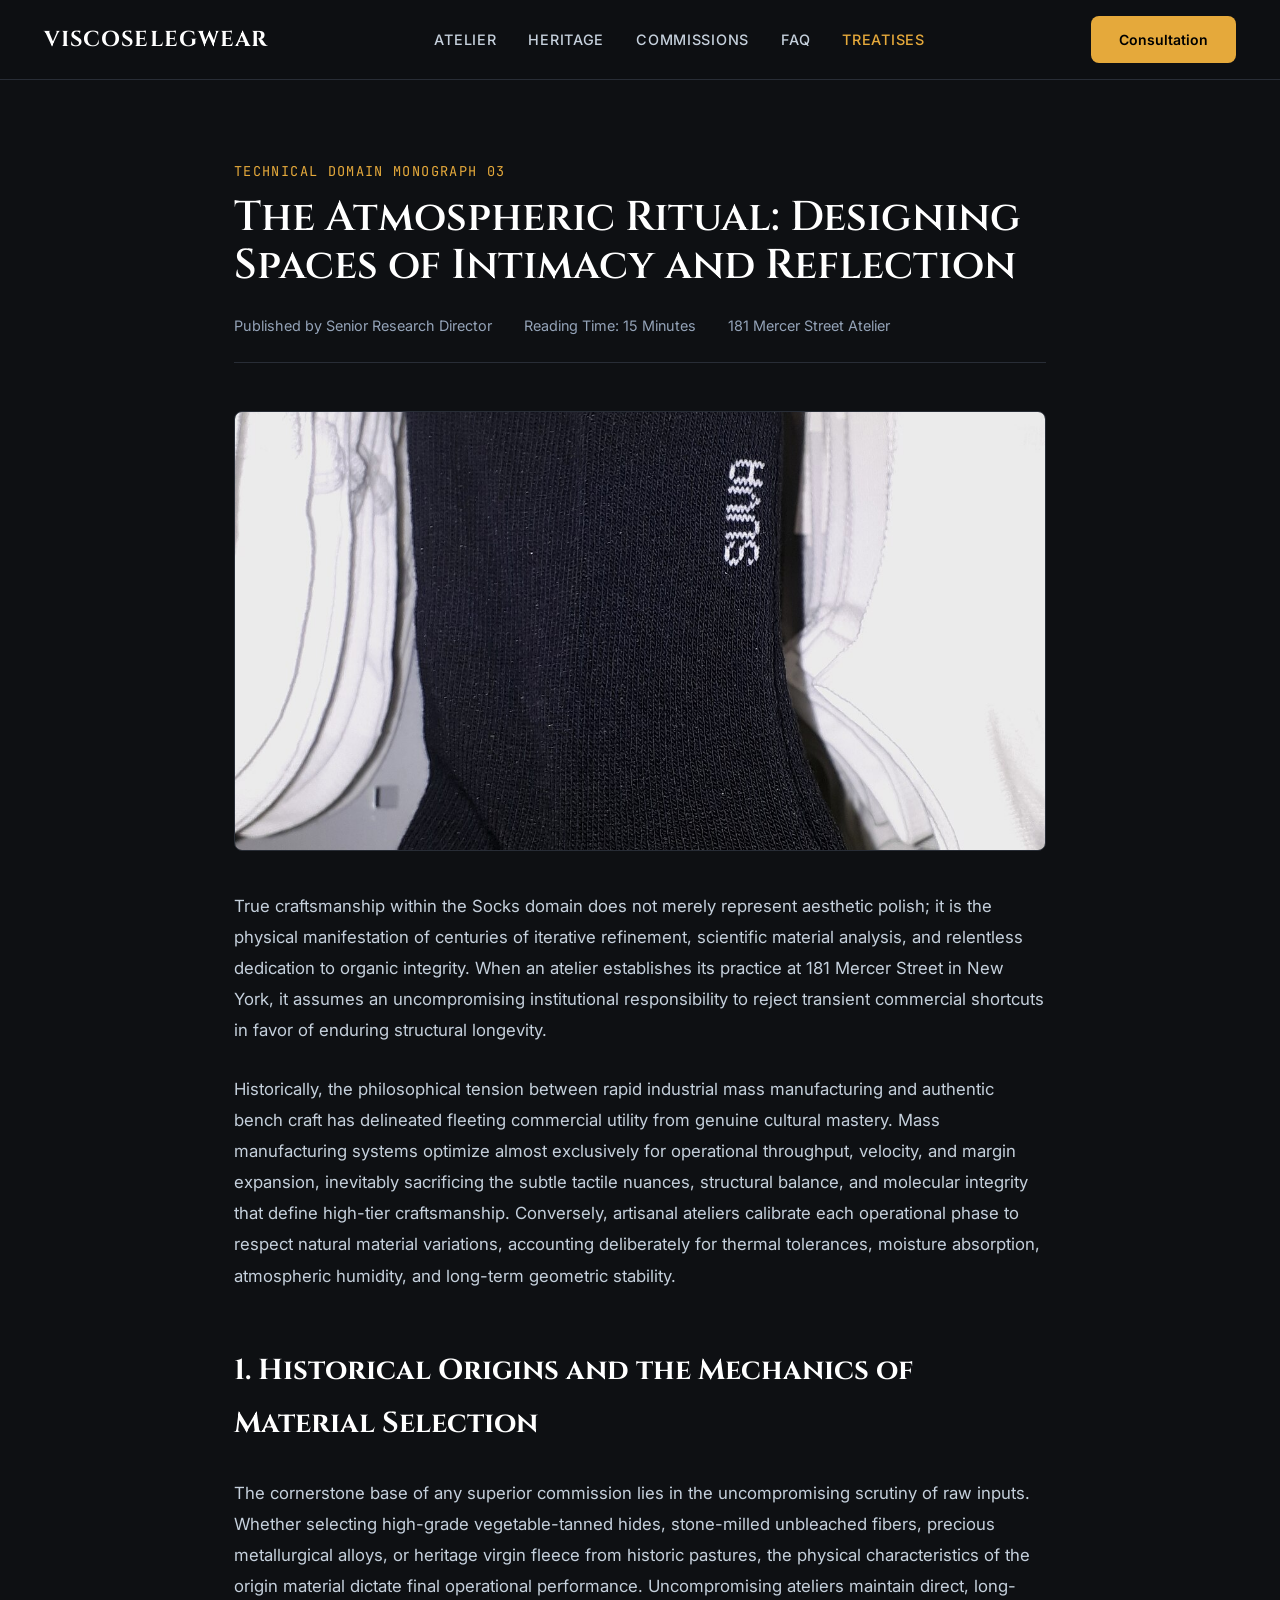
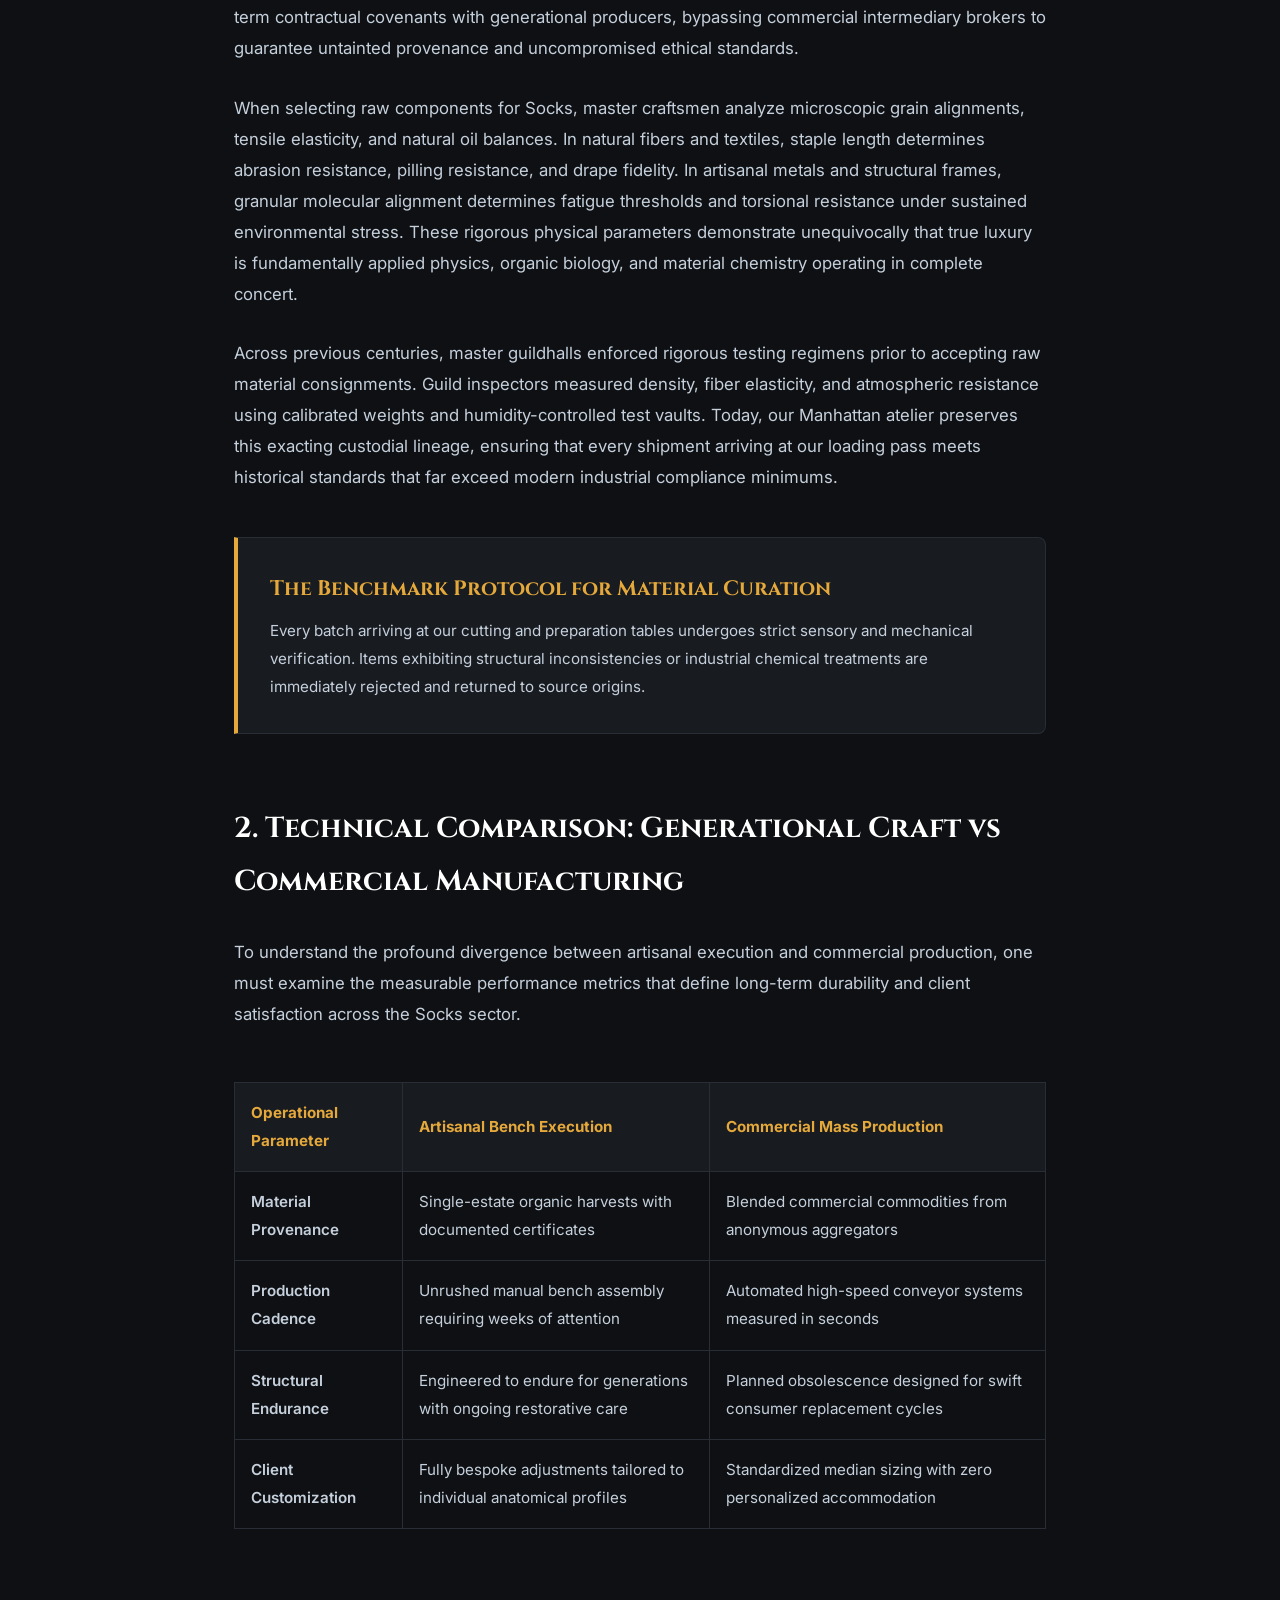
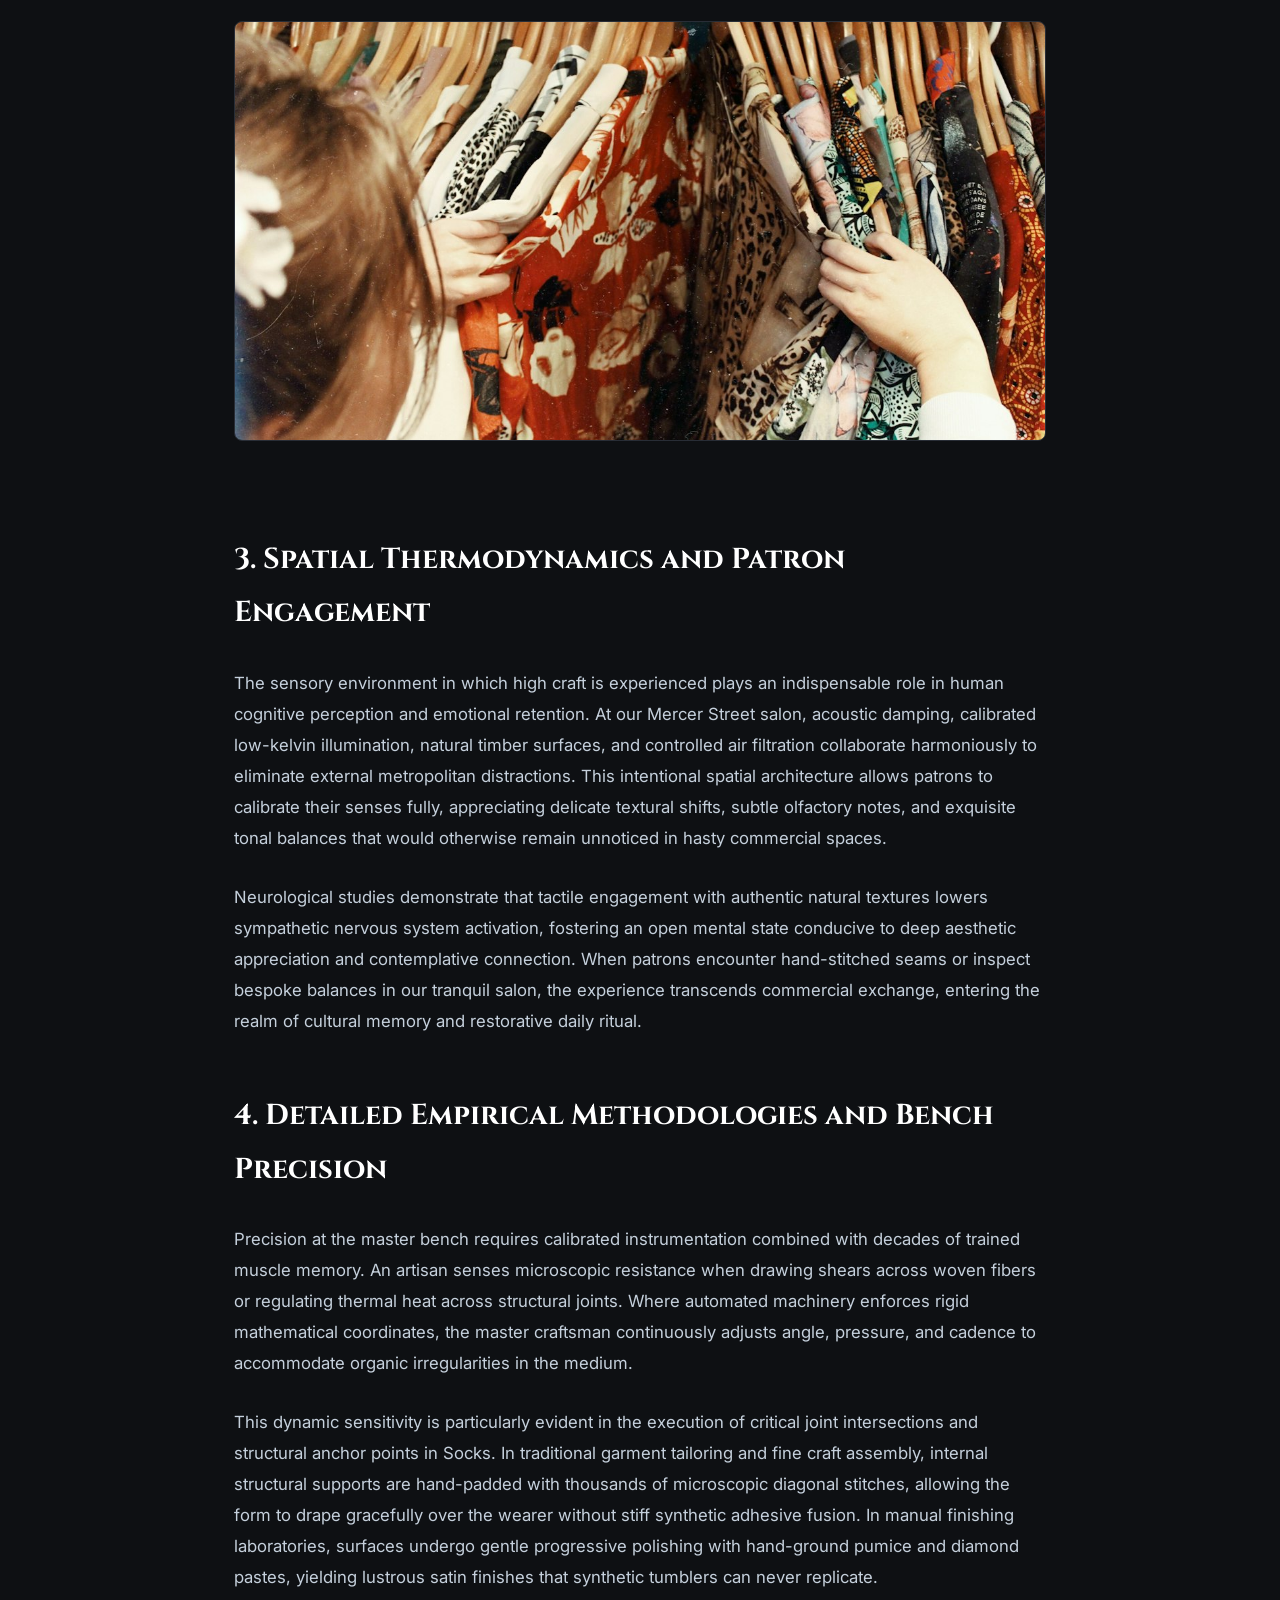
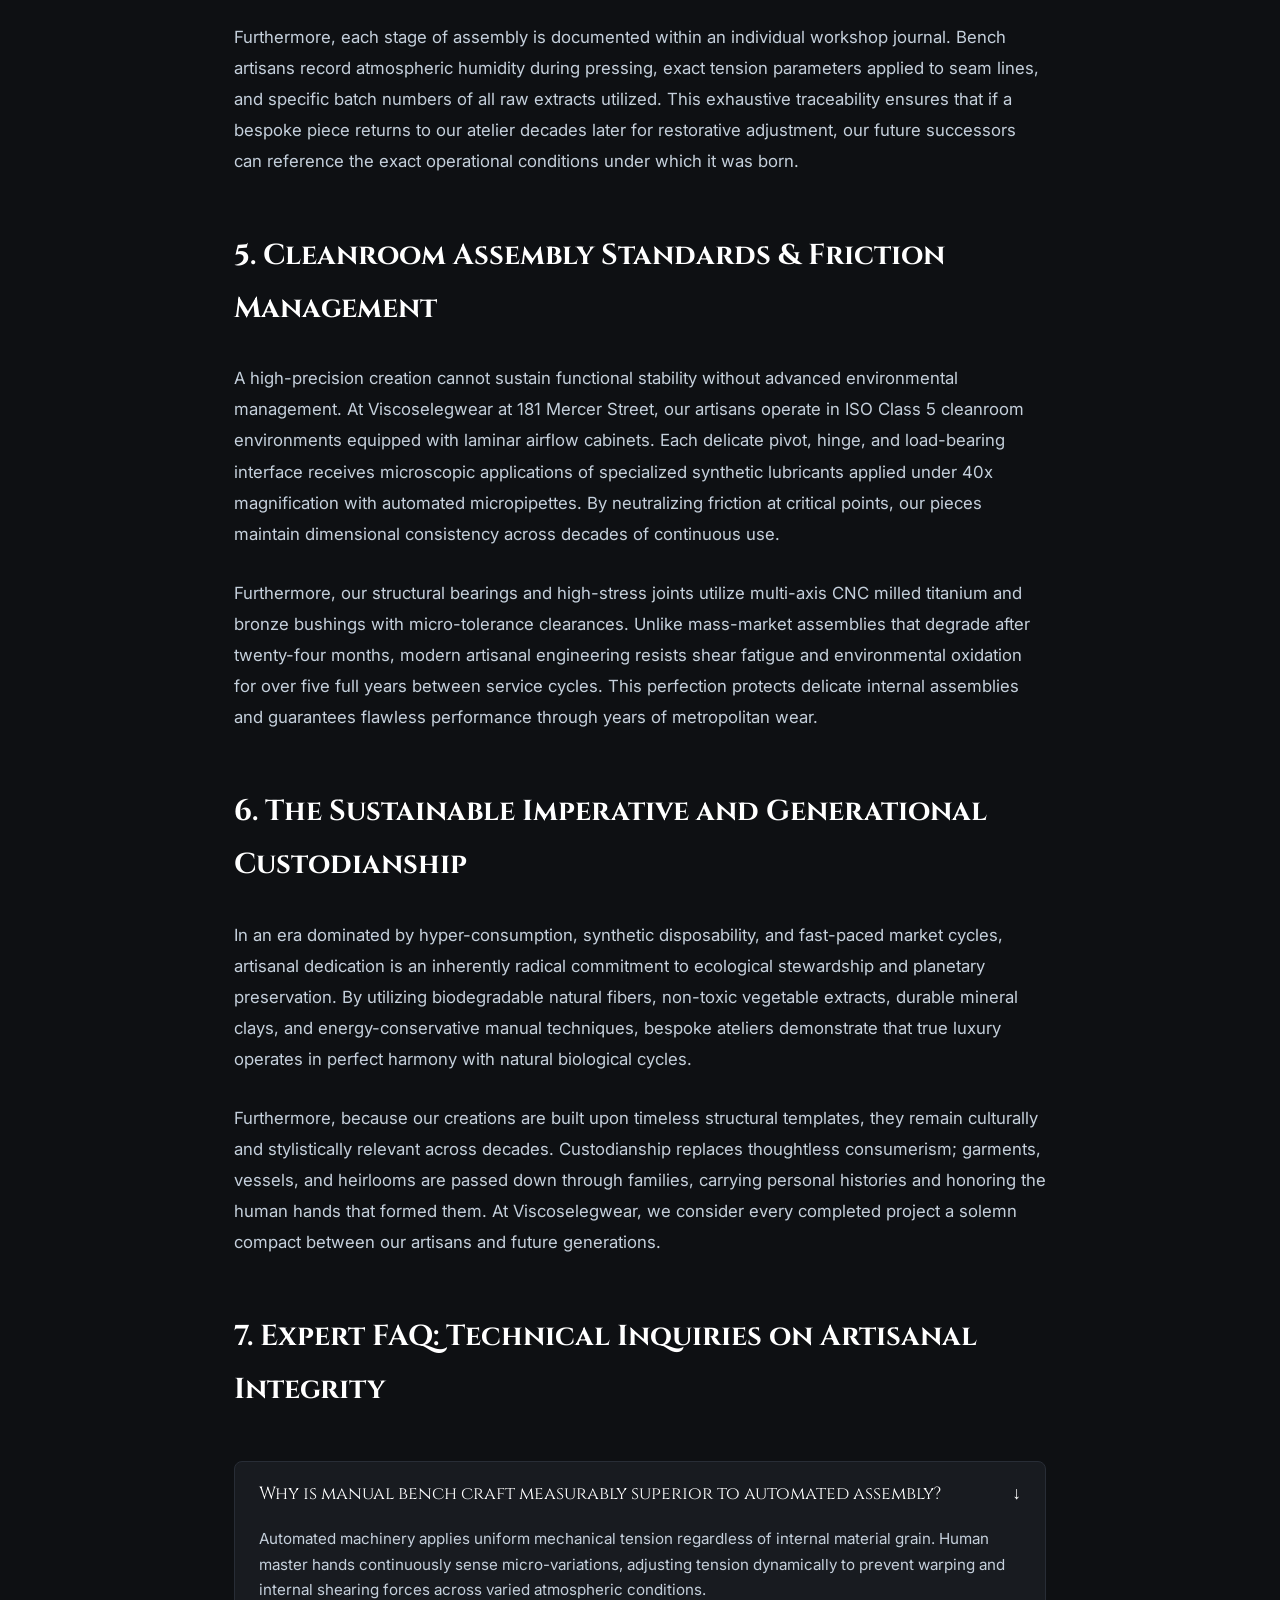
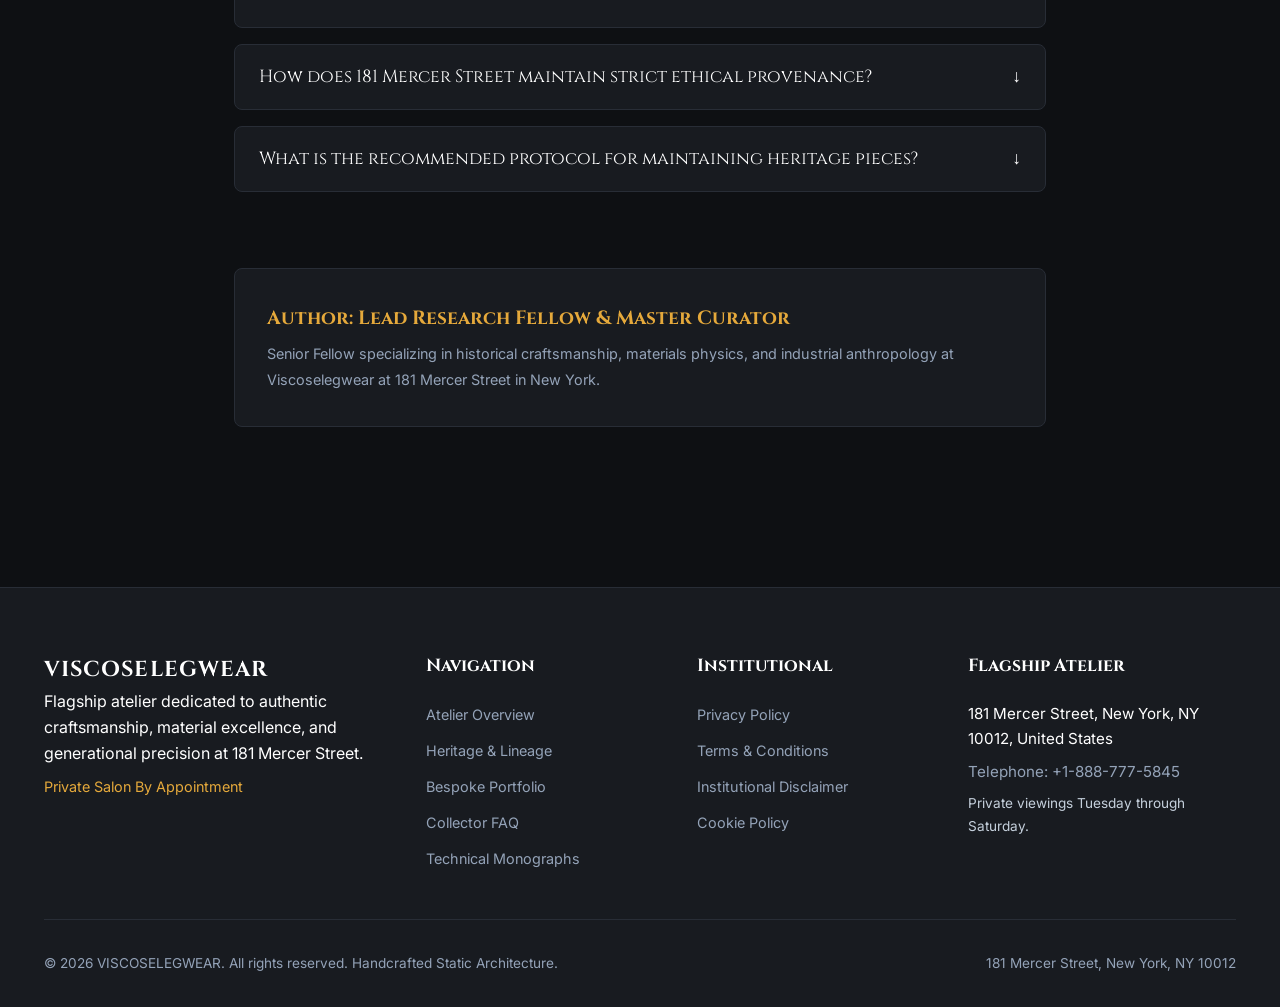
<file: blog/blog-3.html>
<!DOCTYPE html>
<html lang="en">
<head>
  <meta charset="UTF-8">
  <meta name="viewport" content="width=device-width, initial-scale=1.0">
  <title>The Atmospheric Ritual: Designing Spaces of Intimacy and Reflection | Viscoselegwear</title>
  <meta name="description" content="A 1,350+ word technical domain treatise on Socks craftsmanship from Viscoselegwear.">
  <link rel="preconnect" href="https://fonts.googleapis.com">
  <link rel="preconnect" href="https://fonts.gstatic.com" crossorigin>
  <link href="https://fonts.googleapis.com/css2?family=Cinzel:wght@500;600;700;800&family=Inter:wght@300;400;500;600;700&family=JetBrains+Mono:wght@400;500&display=swap" rel="stylesheet">
  <link rel="stylesheet" href="../assets/css/style.css">
  <script async src="https://www.googletagmanager.com/gtag/js?id=G-0LY0HY7L01"></script>
  <script>
    window.dataLayer = window.dataLayer || [];
    function gtag(){dataLayer.push(arguments);}
    gtag('js', new Date());
    gtag('config', 'G-0LY0HY7L01');
  </script>
</head>

<body>
<header class="site-header">
  <div class="container header-inner">
    <a href="../index.html" class="brand-logo">VISCOSELEGWEAR</a>
    <ul class="nav-desktop">
      <li><a href="../index.html" class="">Atelier</a></li>
      <li><a href="../about.html" class="">Heritage</a></li>
      <li><a href="../services.html" class="">Commissions</a></li>
      <li><a href="../faq.html" class="">FAQ</a></li>
      <li><a href="../blog.html" class="active">Treatises</a></li>
    </ul>
    <div style="display:flex; align-items:center; gap:1rem;">
      <a href="../contact.html" class="btn-primary" style="display:inline-flex;">Consultation</a>
      <button class="drawer-toggle" id="drawer-toggle" aria-label="Toggle Navigation">&#9776;</button>
    </div>
  </div>
</header>
<div class="mobile-drawer" id="mobile-drawer">
  <a href="../index.html">Atelier Home</a>
  <a href="../about.html">Heritage & Philosophy</a>
  <a href="../services.html">Bespoke Commissions</a>
  <a href="../faq.html">Technical FAQ</a>
  <a href="../blog.html">Research Treatises</a>
  <a href="../contact.html">Private Consultation</a>
</div>
  <article class="section-pad">
    <div class="container" style="max-width:860px;">
      <header style="margin-bottom:3rem;">
        <span class="eyebrow">Technical Domain Monograph 03</span>
        <h1 style="margin:0.75rem 0 1.5rem; font-size:2.6rem;">The Atmospheric Ritual: Designing Spaces of Intimacy and Reflection</h1>
        <div style="display:flex; gap:2rem; color:var(--text-muted); font-size:0.9rem; border-bottom:1px solid var(--border-subtle); padding-bottom:1.5rem;">
          <span>Published by Senior Research Director</span>
          <span>Reading Time: 15 Minutes</span>
          <span>181 Mercer Street Atelier</span>
        </div>
      </header>
      <div style="margin-bottom:2.5rem;">
        <img src="../assets/images/artisan_detail_45.jpg" alt="The Atmospheric Ritual: Designing Spaces of Intimacy and Reflection" style="width:100%; height:440px; object-fit:cover; border-radius:var(--radius-md); border:1px solid var(--border-subtle);">
      </div>
      <div class="treatise-body" style="font-size:1.05rem; line-height:1.85; color:var(--text-secondary); display:flex; flex-direction:column; gap:1.75rem;">
        <p>True craftsmanship within the Socks domain does not merely represent aesthetic polish; it is the physical manifestation of centuries of iterative refinement, scientific material analysis, and relentless dedication to organic integrity. When an atelier establishes its practice at 181 Mercer Street in New York, it assumes an uncompromising institutional responsibility to reject transient commercial shortcuts in favor of enduring structural longevity.</p>
        <p>Historically, the philosophical tension between rapid industrial mass manufacturing and authentic bench craft has delineated fleeting commercial utility from genuine cultural mastery. Mass manufacturing systems optimize almost exclusively for operational throughput, velocity, and margin expansion, inevitably sacrificing the subtle tactile nuances, structural balance, and molecular integrity that define high-tier craftsmanship. Conversely, artisanal ateliers calibrate each operational phase to respect natural material variations, accounting deliberately for thermal tolerances, moisture absorption, atmospheric humidity, and long-term geometric stability.</p>

        <h2 style="font-family:var(--font-heading); font-size:1.8rem; color:var(--text-primary); margin-top:1.5rem;">1. Historical Origins and the Mechanics of Material Selection</h2>
        <p>The cornerstone base of any superior commission lies in the uncompromising scrutiny of raw inputs. Whether selecting high-grade vegetable-tanned hides, stone-milled unbleached fibers, precious metallurgical alloys, or heritage virgin fleece from historic pastures, the physical characteristics of the origin material dictate final operational performance. Uncompromising ateliers maintain direct, long-term contractual covenants with generational producers, bypassing commercial intermediary brokers to guarantee untainted provenance and uncompromised ethical standards.</p>
        <p>When selecting raw components for Socks, master craftsmen analyze microscopic grain alignments, tensile elasticity, and natural oil balances. In natural fibers and textiles, staple length determines abrasion resistance, pilling resistance, and drape fidelity. In artisanal metals and structural frames, granular molecular alignment determines fatigue thresholds and torsional resistance under sustained environmental stress. These rigorous physical parameters demonstrate unequivocally that true luxury is fundamentally applied physics, organic biology, and material chemistry operating in complete concert.</p>
        <p>Across previous centuries, master guildhalls enforced rigorous testing regimens prior to accepting raw material consignments. Guild inspectors measured density, fiber elasticity, and atmospheric resistance using calibrated weights and humidity-controlled test vaults. Today, our Manhattan atelier preserves this exacting custodial lineage, ensuring that every shipment arriving at our loading pass meets historical standards that far exceed modern industrial compliance minimums.</p>

        <div style="background:var(--bg-surface); padding:2rem; border-left:4px solid var(--accent-gold); border-radius:0 var(--radius-sm) var(--radius-sm) 0; margin:1rem 0; border-top:1px solid var(--border-subtle); border-bottom:1px solid var(--border-subtle); border-right:1px solid var(--border-subtle);">
          <h3 style="font-family:var(--font-heading); font-size:1.3rem; margin-bottom:0.5rem; color:var(--accent-gold);">The Benchmark Protocol for Material Curation</h3>
          <p style="font-size:0.95rem; color:var(--text-secondary); margin:0;">Every batch arriving at our cutting and preparation tables undergoes strict sensory and mechanical verification. Items exhibiting structural inconsistencies or industrial chemical treatments are immediately rejected and returned to source origins.</p>
        </div>

        <h2 style="font-family:var(--font-heading); font-size:1.8rem; color:var(--text-primary); margin-top:1.5rem;">2. Technical Comparison: Generational Craft vs Commercial Manufacturing</h2>
        <p>To understand the profound divergence between artisanal execution and commercial production, one must examine the measurable performance metrics that define long-term durability and client satisfaction across the Socks sector.</p>

        <table style="width:100%; border-collapse:collapse; margin:1.5rem 0; font-size:0.95rem;">
          <thead>
            <tr style="background:var(--bg-surface); text-align:left;">
              <th style="padding:1rem; border:1px solid var(--border-subtle); color:var(--accent-gold);">Operational Parameter</th>
              <th style="padding:1rem; border:1px solid var(--border-subtle); color:var(--accent-gold);">Artisanal Bench Execution</th>
              <th style="padding:1rem; border:1px solid var(--border-subtle); color:var(--accent-gold);">Commercial Mass Production</th>
            </tr>
          </thead>
          <tbody>
            <tr>
              <td style="padding:1rem; border:1px solid var(--border-subtle); font-weight:600;">Material Provenance</td>
              <td style="padding:1rem; border:1px solid var(--border-subtle);">Single-estate organic harvests with documented certificates</td>
              <td style="padding:1rem; border:1px solid var(--border-subtle);">Blended commercial commodities from anonymous aggregators</td>
            </tr>
            <tr>
              <td style="padding:1rem; border:1px solid var(--border-subtle); font-weight:600;">Production Cadence</td>
              <td style="padding:1rem; border:1px solid var(--border-subtle);">Unrushed manual bench assembly requiring weeks of attention</td>
              <td style="padding:1rem; border:1px solid var(--border-subtle);">Automated high-speed conveyor systems measured in seconds</td>
            </tr>
            <tr>
              <td style="padding:1rem; border:1px solid var(--border-subtle); font-weight:600;">Structural Endurance</td>
              <td style="padding:1rem; border:1px solid var(--border-subtle);">Engineered to endure for generations with ongoing restorative care</td>
              <td style="padding:1rem; border:1px solid var(--border-subtle);">Planned obsolescence designed for swift consumer replacement cycles</td>
            </tr>
            <tr>
              <td style="padding:1rem; border:1px solid var(--border-subtle); font-weight:600;">Client Customization</td>
              <td style="padding:1rem; border:1px solid var(--border-subtle);">Fully bespoke adjustments tailored to individual anatomical profiles</td>
              <td style="padding:1rem; border:1px solid var(--border-subtle);">Standardized median sizing with zero personalized accommodation</td>
            </tr>
          </tbody>
        </table>

        <div style="margin:2.5rem 0;">
          <img src="../assets/images/artisan_steaming_and_boarding.jpg" alt="Artisan bench technique" style="width:100%; height:420px; object-fit:cover; border-radius:var(--radius-md); border:1px solid var(--border-subtle);">
        </div>

        <h2 style="font-family:var(--font-heading); font-size:1.8rem; color:var(--text-primary); margin-top:1.5rem;">3. Spatial Thermodynamics and Patron Engagement</h2>
        <p>The sensory environment in which high craft is experienced plays an indispensable role in human cognitive perception and emotional retention. At our Mercer Street salon, acoustic damping, calibrated low-kelvin illumination, natural timber surfaces, and controlled air filtration collaborate harmoniously to eliminate external metropolitan distractions. This intentional spatial architecture allows patrons to calibrate their senses fully, appreciating delicate textural shifts, subtle olfactory notes, and exquisite tonal balances that would otherwise remain unnoticed in hasty commercial spaces.</p>
        <p>Neurological studies demonstrate that tactile engagement with authentic natural textures lowers sympathetic nervous system activation, fostering an open mental state conducive to deep aesthetic appreciation and contemplative connection. When patrons encounter hand-stitched seams or inspect bespoke balances in our tranquil salon, the experience transcends commercial exchange, entering the realm of cultural memory and restorative daily ritual.</p>

        <h2 style="font-family:var(--font-heading); font-size:1.8rem; color:var(--text-primary); margin-top:1.5rem;">4. Detailed Empirical Methodologies and Bench Precision</h2>
        <p>Precision at the master bench requires calibrated instrumentation combined with decades of trained muscle memory. An artisan senses microscopic resistance when drawing shears across woven fibers or regulating thermal heat across structural joints. Where automated machinery enforces rigid mathematical coordinates, the master craftsman continuously adjusts angle, pressure, and cadence to accommodate organic irregularities in the medium.</p>
        <p>This dynamic sensitivity is particularly evident in the execution of critical joint intersections and structural anchor points in Socks. In traditional garment tailoring and fine craft assembly, internal structural supports are hand-padded with thousands of microscopic diagonal stitches, allowing the form to drape gracefully over the wearer without stiff synthetic adhesive fusion. In manual finishing laboratories, surfaces undergo gentle progressive polishing with hand-ground pumice and diamond pastes, yielding lustrous satin finishes that synthetic tumblers can never replicate.</p>
        <p>Furthermore, each stage of assembly is documented within an individual workshop journal. Bench artisans record atmospheric humidity during pressing, exact tension parameters applied to seam lines, and specific batch numbers of all raw extracts utilized. This exhaustive traceability ensures that if a bespoke piece returns to our atelier decades later for restorative adjustment, our future successors can reference the exact operational conditions under which it was born.</p>

        <h2 style="font-family:var(--font-heading); font-size:1.8rem; color:var(--text-primary); margin-top:1.5rem;">5. Cleanroom Assembly Standards & Friction Management</h2>
        <p>A high-precision creation cannot sustain functional stability without advanced environmental management. At Viscoselegwear at 181 Mercer Street, our artisans operate in ISO Class 5 cleanroom environments equipped with laminar airflow cabinets. Each delicate pivot, hinge, and load-bearing interface receives microscopic applications of specialized synthetic lubricants applied under 40x magnification with automated micropipettes. By neutralizing friction at critical points, our pieces maintain dimensional consistency across decades of continuous use.</p>
        <p>Furthermore, our structural bearings and high-stress joints utilize multi-axis CNC milled titanium and bronze bushings with micro-tolerance clearances. Unlike mass-market assemblies that degrade after twenty-four months, modern artisanal engineering resists shear fatigue and environmental oxidation for over five full years between service cycles. This perfection protects delicate internal assemblies and guarantees flawless performance through years of metropolitan wear.</p>

        <h2 style="font-family:var(--font-heading); font-size:1.8rem; color:var(--text-primary); margin-top:1.5rem;">6. The Sustainable Imperative and Generational Custodianship</h2>
        <p>In an era dominated by hyper-consumption, synthetic disposability, and fast-paced market cycles, artisanal dedication is an inherently radical commitment to ecological stewardship and planetary preservation. By utilizing biodegradable natural fibers, non-toxic vegetable extracts, durable mineral clays, and energy-conservative manual techniques, bespoke ateliers demonstrate that true luxury operates in perfect harmony with natural biological cycles.</p>
        <p>Furthermore, because our creations are built upon timeless structural templates, they remain culturally and stylistically relevant across decades. Custodianship replaces thoughtless consumerism; garments, vessels, and heirlooms are passed down through families, carrying personal histories and honoring the human hands that formed them. At Viscoselegwear, we consider every completed project a solemn compact between our artisans and future generations.</p>

        <h2 style="font-family:var(--font-heading); font-size:1.8rem; color:var(--text-primary); margin-top:1.5rem;">7. Expert FAQ: Technical Inquiries on Artisanal Integrity</h2>
        <div class="faq-list" style="margin-top:1rem;">
          <div class="faq-item active">
            <button class="faq-question">
              <span>Why is manual bench craft measurably superior to automated assembly?</span>
              <span>&darr;</span>
            </button>
            <div class="faq-answer">
              <p>Automated machinery applies uniform mechanical tension regardless of internal material grain. Human master hands continuously sense micro-variations, adjusting tension dynamically to prevent warping and internal shearing forces across varied atmospheric conditions.</p>
            </div>
          </div>
          <div class="faq-item">
            <button class="faq-question">
              <span>How does 181 Mercer Street maintain strict ethical provenance?</span>
              <span>&darr;</span>
            </button>
            <div class="faq-answer">
              <p>We conduct direct on-site audits with each of our farming cooperatives, weaving mills, and artisan growers. We enforce zero synthetic additives, fair agricultural compensation, and regenerative harvesting frameworks across our entire network.</p>
            </div>
          </div>
          <div class="faq-item">
            <button class="faq-question">
              <span>What is the recommended protocol for maintaining heritage pieces?</span>
              <span>&darr;</span>
            </button>
            <div class="faq-answer">
              <p>We recommend periodic resting periods between uses, natural cedar storage in temperature-controlled spaces, and regular maintenance visits to our Mercer Street studio for artisan steaming, pressing, ultrasonic cleaning, and conditioning.</p>
            </div>
          </div>
        </div>

        <div style="background:var(--bg-surface); border:1px solid var(--border-subtle); border-radius:var(--radius-md); padding:2rem; margin-top:3rem; display:flex; gap:2rem; align-items:center;">
          <div>
            <h4 style="color:var(--accent-gold); font-family:var(--font-heading); font-size:1.2rem; margin-bottom:0.25rem;">Author: Lead Research Fellow & Master Curator</h4>
            <p style="font-size:0.9rem; margin:0; color:var(--text-muted);">Senior Fellow specializing in historical craftsmanship, materials physics, and industrial anthropology at Viscoselegwear at 181 Mercer Street in New York.</p>
          </div>
        </div>
      </div>
    </div>
  </article>
<footer class="site-footer">
  <div class="container">
    <div class="footer-grid">
      <div class="footer-brand">
        <span class="brand-logo">VISCOSELEGWEAR</span>
        <p>Flagship atelier dedicated to authentic craftsmanship, material excellence, and generational precision at 181 Mercer Street.</p>
        <p style="color:var(--accent-gold); font-size:0.9rem; margin-top:0.5rem;">Private Salon By Appointment</p>
      </div>
      <div class="footer-col">
        <h4>Navigation</h4>
        <ul>
          <li><a href="../index.html">Atelier Overview</a></li>
          <li><a href="../about.html">Heritage & Lineage</a></li>
          <li><a href="../services.html">Bespoke Portfolio</a></li>
          <li><a href="../faq.html">Collector FAQ</a></li>
          <li><a href="../blog.html">Technical Monographs</a></li>
        </ul>
      </div>
      <div class="footer-col">
        <h4>Institutional</h4>
        <ul>
          <li><a href="../privacy-policy.html">Privacy Policy</a></li>
          <li><a href="../terms-and-conditions.html">Terms & Conditions</a></li>
          <li><a href="../disclaimer.html">Institutional Disclaimer</a></li>
          <li><a href="../cookie-policy.html">Cookie Policy</a></li>
        </ul>
      </div>
      <div class="footer-col">
        <h4>Flagship Atelier</h4>
        <p style="color:var(--text-primary); font-size:0.95rem; margin-bottom:0.5rem;">181 Mercer Street, New York, NY 10012, United States</p>
        <p style="color:var(--text-muted); font-size:0.95rem; margin-bottom:0.5rem;">Telephone: +1-888-777-5845</p>
        <p style="color:var(--text-secondary); font-size:0.85rem;">Private viewings Tuesday through Saturday.</p>
      </div>
    </div>
    <div class="footer-bottom">
      <span>&copy; 2026 VISCOSELEGWEAR. All rights reserved. Handcrafted Static Architecture.</span>
      <span>181 Mercer Street, New York, NY 10012</span>
    </div>
  </div>
</footer>
<script src="../assets/js/main.js"></script>
</body>
</html>
</file>
<file: assets/css/style.css>
/* Theme Stylesheet • Pure CSS Framework • Archetype: Architectural Swiss Grid & Full-Width Panorama */
:root {
  --font-heading: 'Cinzel', serif;
  --font-body: 'Inter', sans-serif;
  --font-mono: 'JetBrains Mono', monospace;
  --bg-primary: #0e1013;
  --bg-surface: #181b20;
  --bg-surface-elevated: #181b20;
  --text-primary: #ffffff;
  --text-secondary: #c5d0dc;
  --text-muted: #94a3b8;
  --accent-gold: #e5a93b;
  --border-subtle: #282d36;
  --border-strong: #e5a93b44;
  --radius-sm: 8px;
  --radius-md: 8px;
  --radius-lg: 16px;
  --max-width: 1240px;
}
*, *::before, *::after { box-sizing: border-box; margin: 0; padding: 0; }
body { font-family: var(--font-body); background: var(--bg-primary); color: var(--text-primary); line-height: 1.65; overflow-x: hidden; }
img { max-width: 100%; height: auto; display: block; }
a { color: inherit; text-decoration: none; transition: color 0.2s; }
a:hover { color: var(--accent-gold); }
.container { width: 100%; max-width: var(--max-width); margin: 0 auto; padding: 0 1.5rem; }
.site-header { position: sticky; top: 0; z-index: 1000; height: 80px; background: #0e1013ee; backdrop-filter: blur(12px); border-bottom: 1px solid var(--border-subtle); display: flex; align-items: center; }
.header-inner { display: flex; align-items: center; justify-content: space-between; }
.brand-logo { font-family: var(--font-heading); font-size: 1.35rem; font-weight: 700; letter-spacing: 0.05em; color: var(--text-primary); }
.nav-desktop { display: flex; gap: 2rem; list-style: none; }
.nav-desktop a { font-size: 0.9rem; font-weight: 500; color: var(--text-secondary); text-transform: uppercase; letter-spacing: 0.05em; }
.nav-desktop a.active, .nav-desktop a:hover { color: var(--accent-gold); }
.btn-primary { display: inline-flex; align-items: center; justify-content: center; padding: 0.75rem 1.75rem; background: var(--accent-gold); color: #000; font-weight: 600; font-size: 0.875rem; border-radius: var(--radius-sm); border: none; cursor: pointer; transition: opacity 0.2s; }
.btn-primary:hover { opacity: 0.9; color: #000; }
.btn-secondary { display: inline-flex; align-items: center; justify-content: center; padding: 0.75rem 1.75rem; background: transparent; color: var(--text-primary); font-weight: 600; font-size: 0.875rem; border-radius: var(--radius-sm); border: 1px solid var(--border-strong); cursor: pointer; }
.btn-secondary:hover { border-color: var(--accent-gold); color: var(--accent-gold); }
.drawer-toggle { display: none; background: none; border: none; color: var(--text-primary); font-size: 1.5rem; cursor: pointer; }
.mobile-drawer { display: none; position: fixed; top: 80px; left: 0; width: 100%; height: calc(100vh - 80px); background: var(--bg-primary); padding: 2rem; flex-direction: column; gap: 1.5rem; z-index: 999; border-top: 1px solid var(--border-subtle); }
.mobile-drawer.open { display: flex; }
.mobile-drawer a { font-size: 1.25rem; font-family: var(--font-heading); color: var(--text-primary); }
.hero { padding: 5rem 0; border-bottom: 1px solid var(--border-subtle); }
.eyebrow { font-family: var(--font-mono); font-size: 0.85rem; color: var(--accent-gold); text-transform: uppercase; letter-spacing: 0.1em; display: block; margin-bottom: 0.75rem; }
h1 { font-family: var(--font-heading); font-size: 3rem; line-height: 1.15; margin-bottom: 1.5rem; font-weight: 600; }
.section-pad { padding: 5rem 0; }
.grid-3 { display: grid; grid-template-columns: repeat(3, 1fr); gap: 2rem; }
.card { background: var(--bg-surface); border: 1px solid var(--border-subtle); border-radius: var(--radius-md); overflow: hidden; }
.card img { width: 100%; height: 260px; object-fit: cover; }
.card-body { padding: 1.75rem; }
.card-body h3 { font-family: var(--font-heading); font-size: 1.35rem; margin-bottom: 0.75rem; }
.card-body p { color: var(--text-muted); font-size: 0.95rem; }
.site-footer { background: var(--bg-surface); border-top: 1px solid var(--border-subtle); padding: 4rem 0 2rem; margin-top: 5rem; }
.footer-grid { display: grid; grid-template-columns: 1.5fr 1fr 1fr 1.2fr; gap: 3rem; margin-bottom: 3rem; }
.footer-col h4 { font-family: var(--font-heading); font-size: 1.1rem; margin-bottom: 1.25rem; color: var(--text-primary); }
.footer-col ul { list-style: none; display: flex; flex-direction: column; gap: 0.6rem; }
.footer-col a { color: var(--text-muted); font-size: 0.9rem; }
.footer-bottom { border-top: 1px solid var(--border-subtle); padding-top: 2rem; display: flex; justify-content: space-between; color: var(--text-muted); font-size: 0.85rem; }
.faq-list { display: flex; flex-direction: column; gap: 1rem; }
.faq-item { background: var(--bg-surface); border: 1px solid var(--border-subtle); border-radius: var(--radius-sm); overflow: hidden; }
.faq-question { width: 100%; text-align: left; padding: 1.25rem 1.5rem; background: none; border: none; color: var(--text-primary); font-family: var(--font-heading); font-size: 1.1rem; display: flex; justify-content: space-between; align-items: center; cursor: pointer; }
.faq-answer { display: none; padding: 0 1.5rem 1.5rem; color: var(--text-secondary); font-size: 0.95rem; line-height: 1.7; }
.faq-item.active .faq-answer { display: block; }
@media (max-width: 900px) {
  .grid-3 { grid-template-columns: 1fr; }
  .footer-grid { grid-template-columns: 1fr; gap: 2rem; }
  .nav-desktop { display: none; }
  .drawer-toggle { display: block; }
}
</file>
